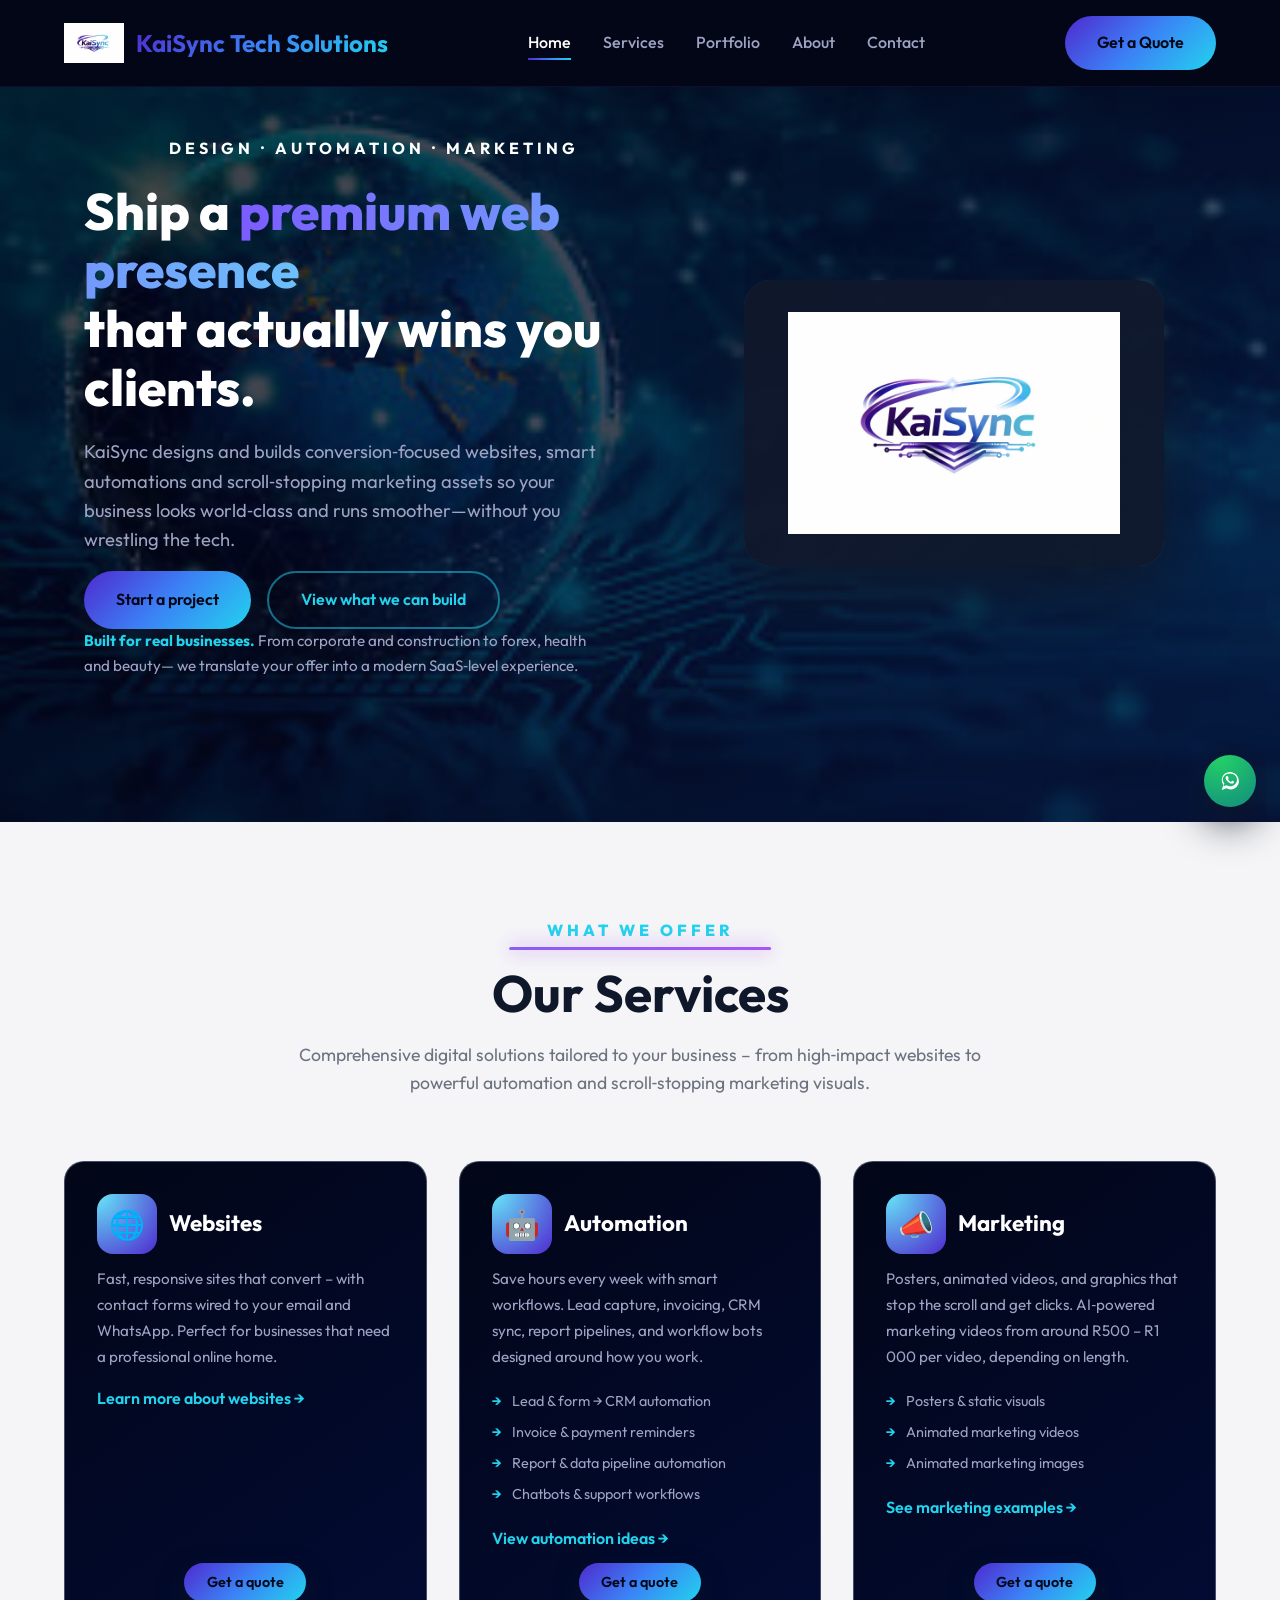
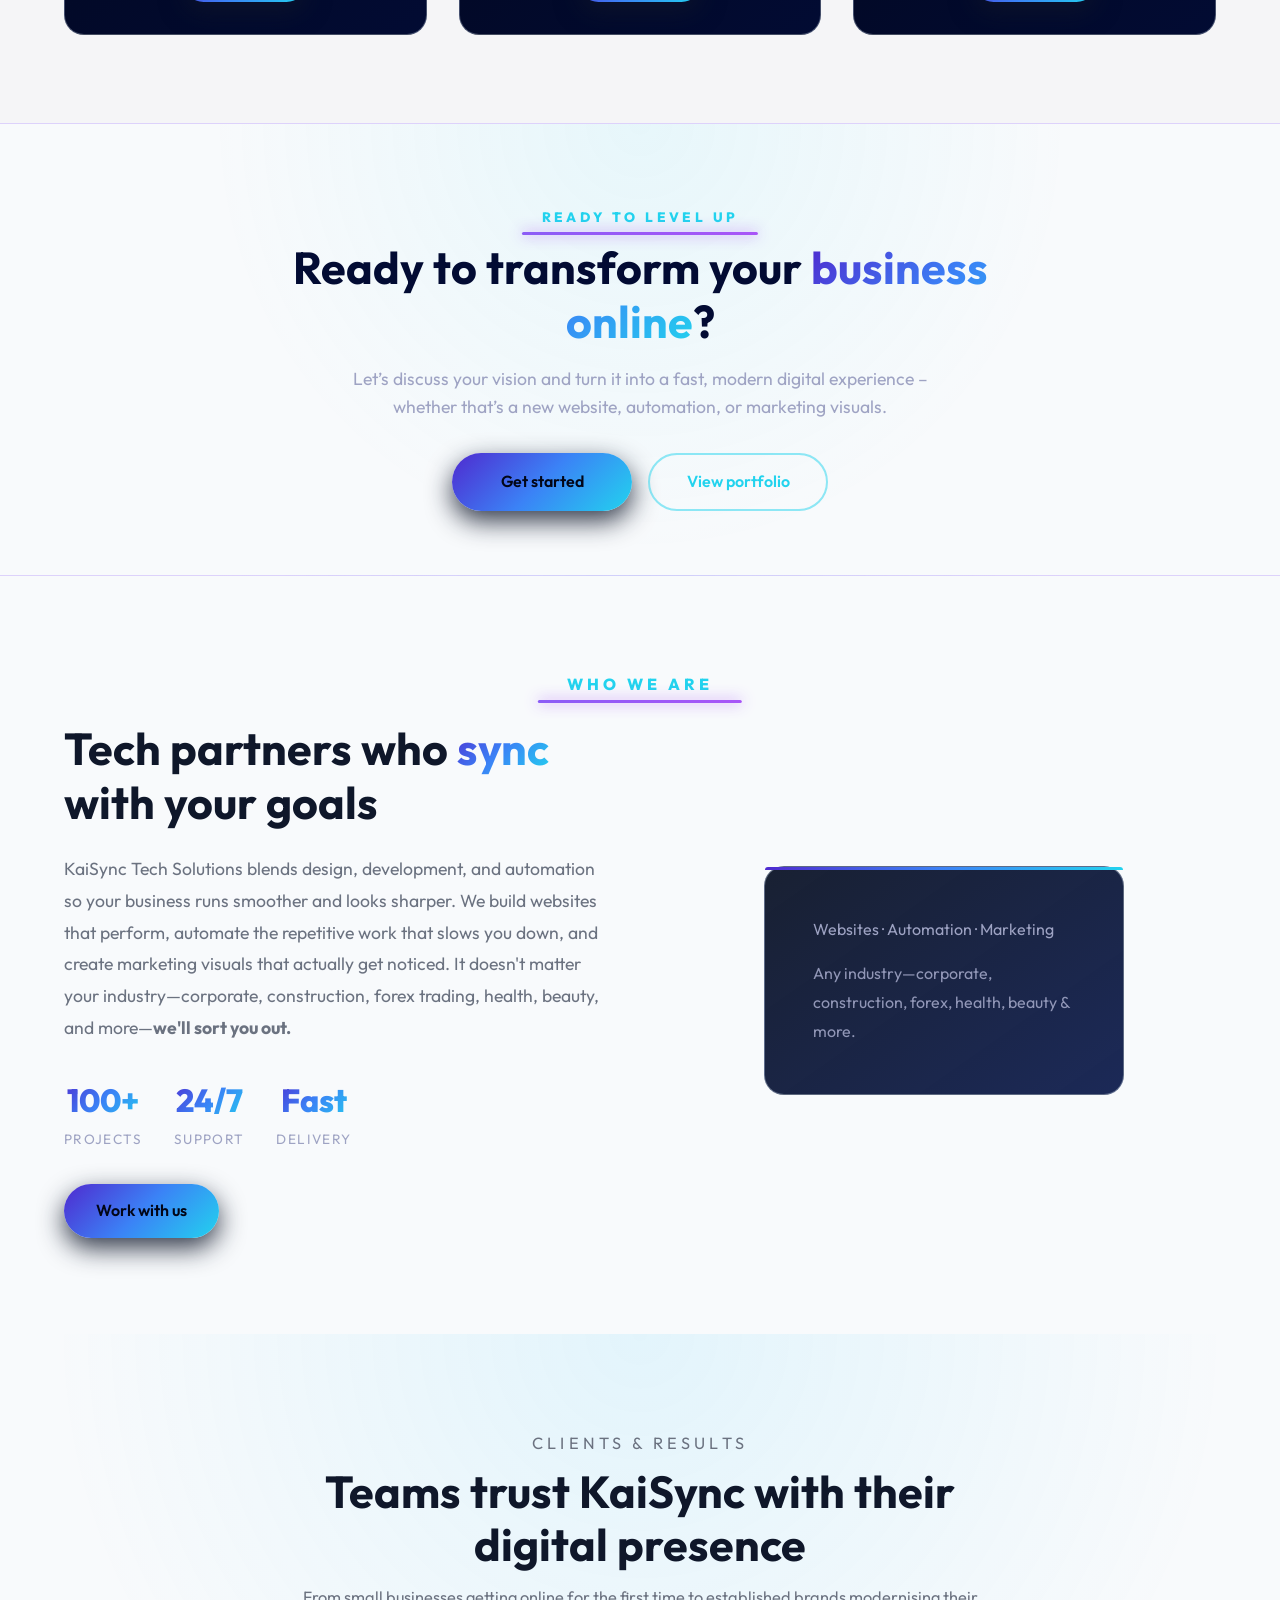
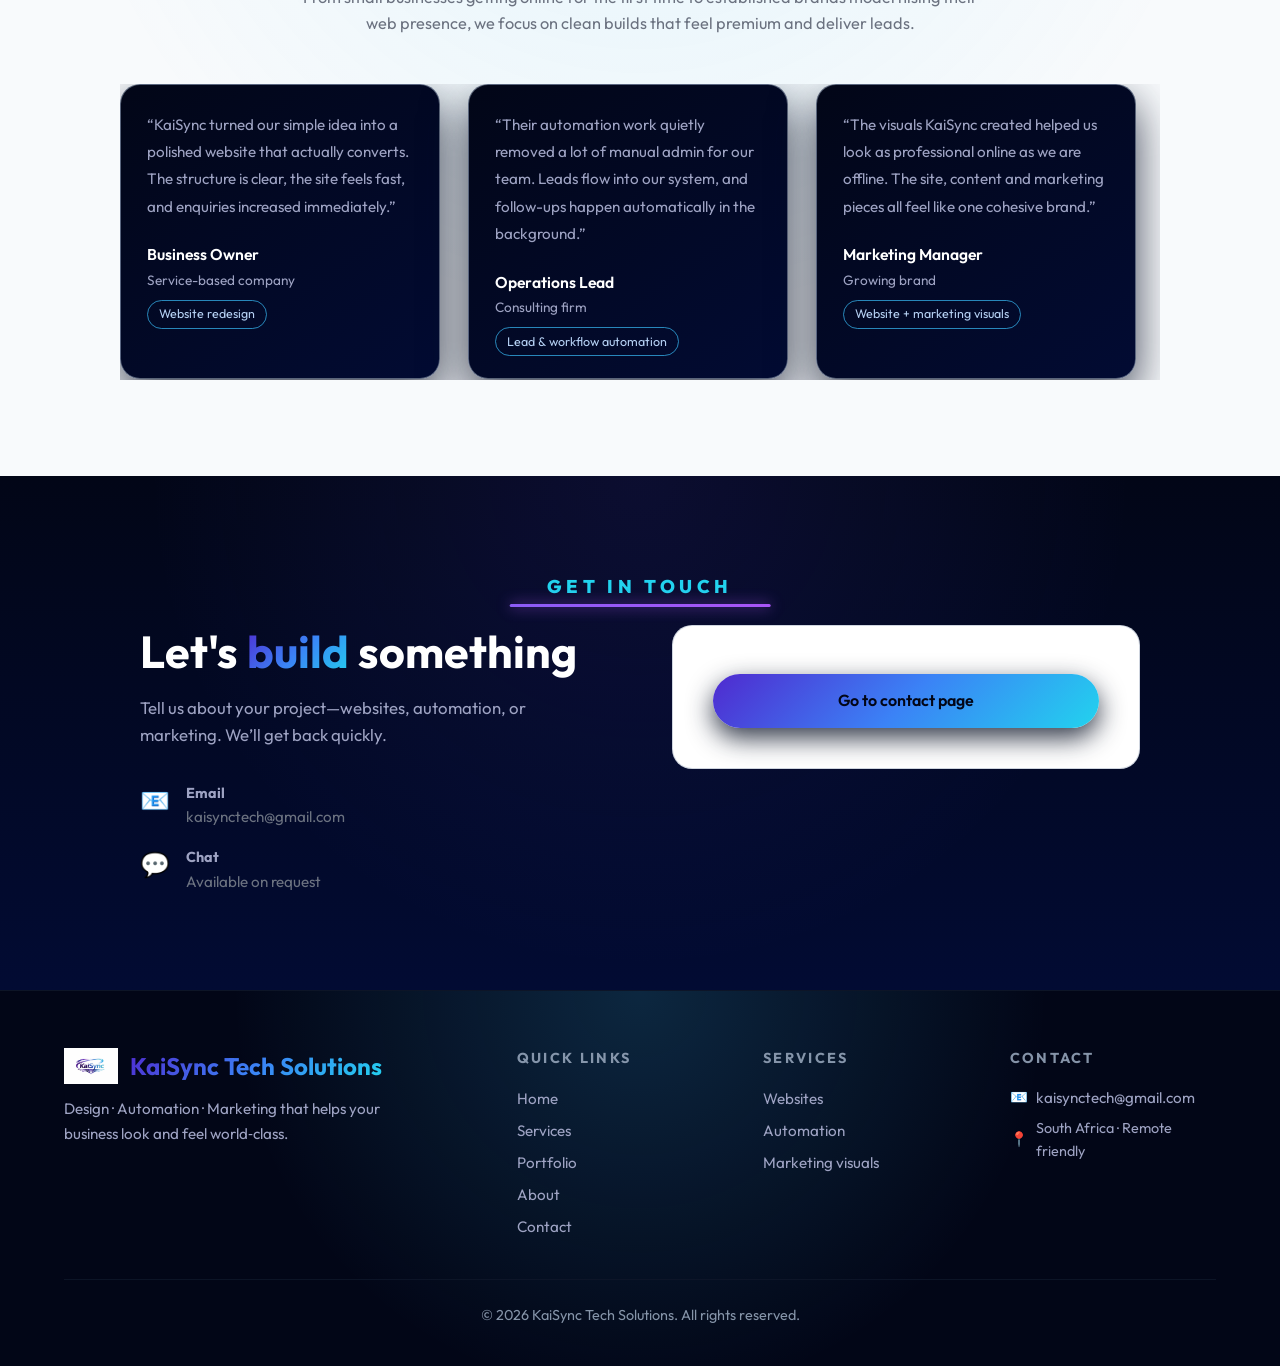
<file: index.html>
<!DOCTYPE html>
<html lang="en">
<head>
    <meta charset="UTF-8">
    <meta name="viewport" content="width=device-width, initial-scale=1.0">
    <title>KaiSync Tech Solutions – Websites, Automation & Marketing</title>
    <link rel="stylesheet" href="styles.css">
    <link rel="preconnect" href="https://fonts.googleapis.com">
    <link rel="preconnect" href="https://fonts.gstatic.com" crossorigin>
    <link href="https://fonts.googleapis.com/css2?family=Outfit:wght@300;400;500;600;700;800&display=swap" rel="stylesheet">
</head>
<body>
    <!-- Animated background grid -->
    <div class="bg-grid" aria-hidden="true"></div>
    <div class="bg-glow bg-glow-1" aria-hidden="true"></div>
    <div class="bg-glow bg-glow-2" aria-hidden="true"></div>

    <nav class="navbar" id="navbar">
        <div class="container nav-inner">
            <a href="index.html" class="logo-wrap">
                <img src="assets/logo.png" alt="KaiSync Tech Solutions" class="logo-img" onerror="this.style.display='none'">
                <span class="logo-text">KaiSync Tech Solutions</span>
            </a>
            <ul class="nav-menu" id="navMenu">
                <li><a href="index.html" class="nav-link active">Home</a></li>
                <li><a href="services.html" class="nav-link">Services</a></li>
                <li><a href="portfolio.html" class="nav-link">Portfolio</a></li>
                <li><a href="about.html" class="nav-link">About</a></li>
                <li><a href="contact.html" class="nav-link">Contact</a></li>
            </ul>
            <a href="contact.html" class="btn btn-nav">Get a Quote</a>
            <button class="hamburger" id="hamburger" aria-label="Menu">
                <span></span><span></span><span></span>
            </button>
        </div>
    </nav>

    <main>
        <!-- Hero -->
        <section id="home" class="hero">
            <div class="hero-orbits" aria-hidden="true">
                <svg class="orbit orbit-left" viewBox="0 0 200 100" preserveAspectRatio="none">
                    <path class="orbit-path" d="M 0 80 Q 50 0 100 50 Q 150 100 200 20" fill="none" stroke="url(#grad-purple)" stroke-width="2"/>
                    <defs><linearGradient id="grad-purple" x1="0%" y1="0%" x2="100%" y2="0%"><stop offset="0%" style="stop-color:#8b5cf6"/><stop offset="100%" style="stop-color:#a78bfa"/></linearGradient></defs>
                </svg>
                <svg class="orbit orbit-right" viewBox="0 0 200 100" preserveAspectRatio="none">
                    <path class="orbit-path" d="M 0 20 Q 80 50 100 30 Q 150 0 200 60" fill="none" stroke="url(#grad-cyan)" stroke-width="2"/>
                    <defs><linearGradient id="grad-cyan" x1="0%" y1="0%" x2="100%" y2="0%"><stop offset="0%" style="stop-color:#22d3ee"/><stop offset="100%" style="stop-color:#0ea5e9"/></linearGradient></defs>
                </svg>
                <span class="orbit-sparkle"></span>
            </div>
            <div class="container hero-inner">
                <div class="hero-content">
                    <p class="hero-eyebrow">DESIGN · AUTOMATION · MARKETING</p>
                    <h1 class="hero-title">
                        Ship a <span class="gradient-text">premium web presence</span><br>
                        that actually wins you clients.
                    </h1>
                    <p class="hero-subtitle">
                        KaiSync designs and builds conversion‑focused websites, smart automations and scroll‑stopping marketing assets
                        so your business looks world‑class and runs smoother—without you wrestling the tech.
                    </p>
                    <div class="hero-buttons">
                        <a href="contact.html" class="btn btn-primary">Start a project</a>
                        <a href="services.html" class="btn btn-secondary">View what we can build</a>
                    </div>
                    <p class="hero-industries">
                        <strong>Built for real businesses.</strong> From corporate and construction to forex, health and beauty—
                        we translate your offer into a modern SaaS‑level experience.
                    </p>
                </div>
                <div class="hero-media">
                    <img src="assets/logo.png" alt="KaiSync Tech Solutions" class="hero-logo">
                    <div class="circuit-mock" aria-hidden="true">
                        <span class="circuit-line c1"></span><span class="circuit-line c2"></span><span class="circuit-line c3"></span>
                        <span class="circuit-node n1"></span><span class="circuit-node n2"></span><span class="circuit-node n3"></span>
                    </div>
                </div>
            </div>
            <div class="hero-circuit-bottom" aria-hidden="true">
                <svg viewBox="0 0 400 60" class="circuit-svg"><path class="circuit-path" d="M0 30 H80 L120 10 L160 30 L240 50 L320 30 L400 30" fill="none" stroke="url(#hero-circuit)" stroke-width="2"/><defs><linearGradient id="hero-circuit" x1="0%" y1="0%" x2="100%" y2="0%"><stop offset="0%" stop-color="#8b5cf6"/><stop offset="100%" stop-color="#22d3ee"/></linearGradient></defs></svg>
            </div>
        </section>

        <!-- Services -->
        <section id="services" class="services">
            <div class="container">
                <div class="section-header section-header-left">
                    <p class="section-eyebrow">WHAT WE OFFER</p>
                    <h2 class="section-title section-title-large">Our Services</h2>
                    <p class="section-desc">Comprehensive digital solutions tailored to your business – from high‑impact websites to powerful automation and scroll‑stopping marketing visuals.</p>
                </div>
                <div class="services-grid">
                    <article class="service-card" data-tilt data-service="websites">
                        <a href="services/websites.html" class="service-card-link">
                            <div class="service-card-glow"></div>
                            <h3>
                                <span class="service-icon-wrap"><span class="service-icon">🌐</span></span>
                                Websites
                            </h3>
                            <p>Fast, responsive sites that convert – with contact forms wired to your email and WhatsApp. Perfect for businesses that need a professional online home.</p>
                            <span class="service-link">Learn more about websites →</span>
                        </a>
                        <a href="#contact" class="service-link service-link-sub">Get a quote</a>
                    </article>
                    <article class="service-card" data-tilt data-service="automation">
                        <a href="services/automation.html" class="service-card-link">
                            <div class="service-card-glow"></div>
                            <h3>
                                <span class="service-icon-wrap"><span class="service-icon">🤖</span></span>
                                Automation
                            </h3>
                            <p>Save hours every week with smart workflows. Lead capture, invoicing, CRM sync, report pipelines, and workflow bots designed around how you work.</p>
                            <ul class="service-highlights">
                                <li>Lead &amp; form → CRM automation</li>
                                <li>Invoice &amp; payment reminders</li>
                                <li>Report &amp; data pipeline automation</li>
                                <li>Chatbots &amp; support workflows</li>
                            </ul>
                            <span class="service-link">View automation ideas →</span>
                        </a>
                        <a href="#contact" class="service-link service-link-sub">Get a quote</a>
                    </article>
                    <article class="service-card" data-tilt data-service="marketing">
                        <a href="services/marketing.html" class="service-card-link">
                            <div class="service-card-glow"></div>
                            <h3>
                                <span class="service-icon-wrap"><span class="service-icon">📣</span></span>
                                Marketing
                            </h3>
                            <p>Posters, animated videos, and graphics that stop the scroll and get clicks. AI‑powered marketing videos from around R500 – R1 000 per video, depending on length.</p>
                            <ul class="service-highlights">
                                <li>Posters &amp; static visuals</li>
                                <li>Animated marketing videos</li>
                                <li>Animated marketing images</li>
                            </ul>
                            <span class="service-link">See marketing examples →</span>
                        </a>
                        <a href="#contact" class="service-link service-link-sub">Get a quote</a>
                    </article>
                </div>
            </div>
        </section>

        <!-- Service details modal -->
        <div id="serviceModal" class="service-modal" aria-hidden="true">
            <div class="service-modal-backdrop"></div>
            <div class="service-modal-dialog" role="dialog" aria-modal="true" aria-labelledby="serviceModalTitle">
                <button type="button" id="serviceModalClose" class="service-modal-close" aria-label="Close service details">×</button>
                <h3 id="serviceModalTitle" class="service-modal-title"></h3>
                <p id="serviceModalBody" class="service-modal-body"></p>
                <a id="serviceModalLink" href="#" class="btn btn-primary service-modal-link">View full details</a>
            </div>
        </div>

        <!-- Wide CTA inspired by MCMBhele layout -->
        <section class="cta-wide">
            <div class="container">
                <div class="cta-wide-inner">
                    <p class="section-eyebrow">READY TO LEVEL UP</p>
                    <h2 class="section-title">Ready to transform your <span class="gradient-text">business online</span>?</h2>
                    <p class="section-desc">Let’s discuss your vision and turn it into a fast, modern digital experience – whether that’s a new website, automation, or marketing visuals.</p>
                    <div class="cta-wide-actions">
                        <a href="#contact" class="btn btn-primary">Get started</a>
                        <a href="services/websites.html" class="btn btn-secondary">View portfolio</a>
                    </div>
                </div>
            </div>
        </section>

        <!-- About -->
        <section id="about" class="about">
            <div class="container">
                <p class="section-eyebrow about-eyebrow">Who we are</p>
                <div class="about-inner">
                    <div class="about-content">
                        <h2 class="section-title">Tech partners who <span class="gradient-text">sync</span> with your goals</h2>
                        <p class="about-desc">KaiSync Tech Solutions blends design, development, and automation so your business runs smoother and looks sharper. We build websites that perform, automate the repetitive work that slows you down, and create marketing visuals that actually get noticed. It doesn't matter your industry—corporate, construction, forex trading, health, beauty, and more—<strong>we'll sort you out.</strong></p>
                        <div class="about-stats">
                            <div class="stat"><span class="stat-num">100+</span><span class="stat-label">Projects</span></div>
                            <div class="stat"><span class="stat-num">24/7</span><span class="stat-label">Support</span></div>
                            <div class="stat"><span class="stat-num">Fast</span><span class="stat-label">Delivery</span></div>
                        </div>
                        <a href="contact.html" class="btn btn-primary">Work with us</a>
                    </div>
                    <div class="about-visual">
                        <div class="about-card">
                            <span class="about-card-line"></span>
                            <p>Websites · Automation · Marketing</p>
                            <p class="about-card-industries">Any industry—corporate, construction, forex, health, beauty &amp; more.</p>
                        </div>
                    </div>
                </div>
            </div>
        </section>

        <!-- Testimonials / social proof -->
        <section class="testimonials">
            <div class="container">
                <div class="testimonials-inner">
                    <div class="testimonial-intro section-header">
                        <p class="section-eyebrow">Clients & results</p>
                        <h2 class="section-title">Teams trust KaiSync with their digital presence</h2>
                        <p>From small businesses getting online for the first time to established brands modernising their web presence, we focus on clean builds that feel premium and deliver leads.</p>
                    </div>
                    <div class="testimonial-carousel">
                        <div class="testimonial-track">
                            <article class="testimonial-card">
                            <p class="testimonial-quote">“KaiSync turned our simple idea into a polished website that actually converts. The structure is clear, the site feels fast, and enquiries increased immediately.”</p>
                            <div class="testimonial-meta">
                                <span class="testimonial-name">Business Owner</span>
                                <span class="testimonial-role">Service-based company</span>
                                <span class="testimonial-pill">Website redesign</span>
                            </div>
                        </article>
                            <article class="testimonial-card">
                            <p class="testimonial-quote">“Their automation work quietly removed a lot of manual admin for our team. Leads flow into our system, and follow-ups happen automatically in the background.”</p>
                            <div class="testimonial-meta">
                                <span class="testimonial-name">Operations Lead</span>
                                <span class="testimonial-role">Consulting firm</span>
                                <span class="testimonial-pill">Lead & workflow automation</span>
                            </div>
                        </article>
                            <article class="testimonial-card">
                            <p class="testimonial-quote">“The visuals KaiSync created helped us look as professional online as we are offline. The site, content and marketing pieces all feel like one cohesive brand.”</p>
                            <div class="testimonial-meta">
                                <span class="testimonial-name">Marketing Manager</span>
                                <span class="testimonial-role">Growing brand</span>
                                <span class="testimonial-pill">Website + marketing visuals</span>
                            </div>
                        </article>
                            <!-- Duplicate three to make six for the carousel -->
                            <article class="testimonial-card">
                                <p class="testimonial-quote">“Our online presence finally matches the quality of our service. Clients regularly comment on how professional the site feels.”</p>
                                <div class="testimonial-meta">
                                    <span class="testimonial-name">Company Director</span>
                                    <span class="testimonial-role">Professional services</span>
                                    <span class="testimonial-pill">Full website build</span>
                                </div>
                            </article>
                            <article class="testimonial-card">
                                <p class="testimonial-quote">“From first brief to delivery, KaiSync were responsive and clear. The automations they set up quietly save us time every single day.”</p>
                                <div class="testimonial-meta">
                                    <span class="testimonial-name">Team Lead</span>
                                    <span class="testimonial-role">Operations team</span>
                                    <span class="testimonial-pill">Workflow automation</span>
                                </div>
                            </article>
                            <article class="testimonial-card">
                                <p class="testimonial-quote">“Their marketing visuals helped us stand out in a crowded space. Everything—from colours to layout—feels consistent with our brand.”</p>
                                <div class="testimonial-meta">
                                    <span class="testimonial-name">Brand Owner</span>
                                    <span class="testimonial-role">E‑commerce business</span>
                                    <span class="testimonial-pill">Marketing visuals</span>
                                </div>
                            </article>
                        </div>
                    </div>
                </div>
            </div>
        </section>

        <!-- Contact teaser linking to full contact page -->
        <section id="contact" class="contact">
            <div class="container">
                <p class="section-eyebrow contact-eyebrow">Get in touch</p>
                <div class="contact-inner">
                    <div class="contact-info">
                        <h2 class="section-title">Let's <span class="gradient-text">build</span> something</h2>
                        <p class="contact-desc">Tell us about your project—websites, automation, or marketing. We’ll get back quickly.</p>
                        <div class="contact-details">
                            <div class="contact-item">
                                <span class="contact-icon">📧</span>
                                    <div><strong>Email</strong><br>kaisynctech@gmail.com</div>
                            </div>
                            <div class="contact-item">
                                <span class="contact-icon">💬</span>
                                <div><strong>Chat</strong><br>Available on request</div>
                            </div>
                        </div>
                    </div>
                    <div class="contact-form">
                      
                        <a href="contact.html" class="btn btn-primary btn-block">Go to contact page</a>
                    </div>
                </div>
            </div>
        </section>
    </main>

    <footer class="footer">
        <div class="container">
            <div class="footer-top">
                <div class="footer-col footer-brand">
                    <a href="index.html" class="footer-logo">
                        <img src="assets/logo.png" alt="KaiSync" class="footer-logo-img">
                        <span class="logo-text">KaiSync Tech Solutions</span>
                    </a>
                    <p class="footer-tagline">Design · Automation · Marketing that helps your business look and feel world‑class.</p>
                </div>
                <div class="footer-col">
                    <h4 class="footer-heading">Quick links</h4>
                    <ul class="footer-list">
                        <li><a href="index.html">Home</a></li>
                        <li><a href="services.html">Services</a></li>
                        <li><a href="portfolio.html">Portfolio</a></li>
                        <li><a href="about.html">About</a></li>
                        <li><a href="contact.html">Contact</a></li>
                    </ul>
                </div>
                <div class="footer-col">
                    <h4 class="footer-heading">Services</h4>
                    <ul class="footer-list">
                        <li><a href="services/websites.html">Websites</a></li>
                        <li><a href="services/automation.html">Automation</a></li>
                        <li><a href="services/marketing.html">Marketing visuals</a></li>
                    </ul>
                </div>
                <div class="footer-col">
                    <h4 class="footer-heading">Contact</h4>
                    <ul class="footer-list footer-contact">
                        <li><span>📧</span><a href="mailto:kaisynctech@gmail.com">kaisynctech@gmail.com</a></li>
                        <li><span>📍</span><span>South Africa · Remote friendly</span></li>
                    </ul>
                </div>
            </div>
            <div class="footer-bottom">
                <p>© 2026 KaiSync Tech Solutions. All rights reserved.</p>
            </div>
        </div>
    </footer>

    <div class="floating-actions">
        <button id="whatsappFab" class="fab fab-whatsapp" aria-label="Chat on WhatsApp">
            <svg viewBox="0 0 32 32" aria-hidden="true">
                <path fill="currentColor" d="M16 3C9.4 3 4 8.2 4 14.7c0 2.5.8 4.8 2.3 6.7L4 29l7-2.3c1.8 1 3.8 1.5 5.9 1.5 6.6 0 12-5.2 12-11.7C28.9 8.2 22.6 3 16 3Zm0 20.7c-1.8 0-3.5-.5-5-1.4l-.4-.2-4.2 1.4 1.4-4.1-.3-.4c-1.3-1.6-2-3.5-2-5.5C5.5 9.1 10.2 5 16 5c5.6 0 10.2 4.1 10.2 9.2 0 5.1-4.6 9.5-10.2 9.5Zm5.3-7.1c-.3-.2-1.7-.9-1.9-.9-.3-.1-.5-.2-.7.2-.2.3-.8.9-1 1.1-.2.2-.4.2-.7.1-.3-.2-1.2-.5-2.3-1.5-.8-.7-1.3-1.6-1.5-1.9-.2-.3 0-.4.1-.6.2-.2.3-.4.4-.6.1-.2.1-.3.2-.5.1-.2 0-.4 0-.6 0-.2-.7-1.7-1-2.3-.3-.6-.5-.5-.7-.5h-.6c-.2 0-.5.1-.8.4-.3.3-1.1 1-1.1 2.5s1.1 2.9 1.2 3.1c.2.2 2.1 3.3 5.1 4.5.7.3 1.3.5 1.8.6.8.2 1.5.2 2 .1.6-.1 1.7-.7 1.9-1.3.2-.6.2-1.1.1-1.3-.1-.3-.3-.4-.6-.6Z"/>
            </svg>
        </button>
    </div>

    <zapier-interfaces-chatbot-embed is-popup="true" chatbot-id="cmmvsacsm002qtq5f04vu93p2"></zapier-interfaces-chatbot-embed>
    <script async type="module" src="https://interfaces.zapier.com/assets/web-components/zapier-interfaces/zapier-interfaces.esm.js"></script>
    <script src="script.js"></script>
</body>
</html>
</file>
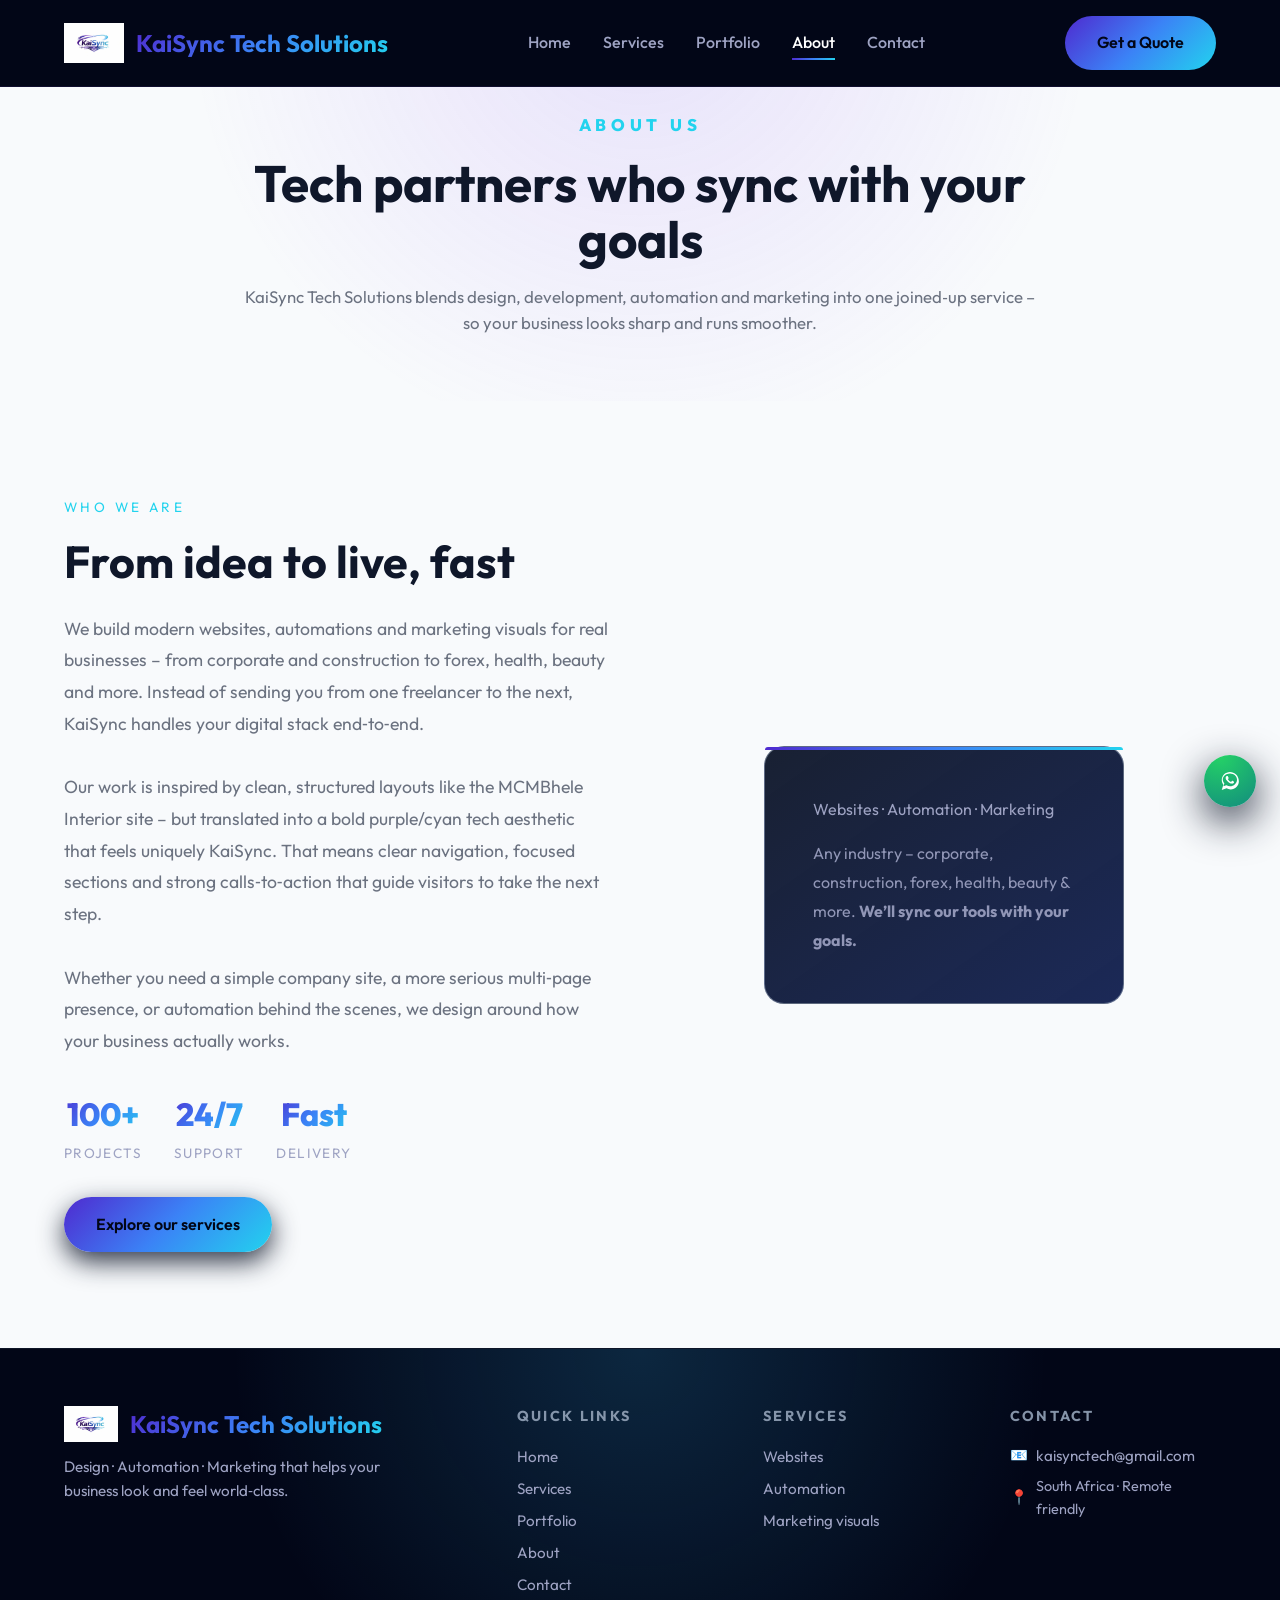
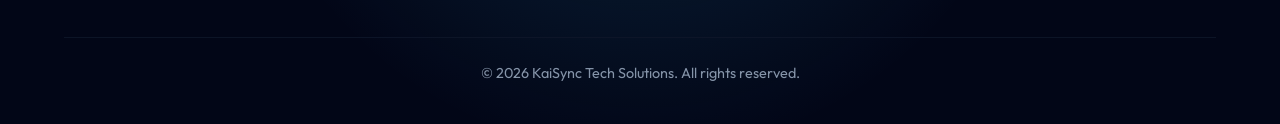
<file: about.html>
<!DOCTYPE html>
<html lang="en">
<head>
    <meta charset="UTF-8">
    <meta name="viewport" content="width=device-width, initial-scale=1.0">
    <title>About – KaiSync Tech Solutions</title>
    <link rel="stylesheet" href="styles.css">
    <link rel="stylesheet" href="styles/services-pages.css">
    <link rel="preconnect" href="https://fonts.googleapis.com">
    <link rel="preconnect" href="https://fonts.gstatic.com" crossorigin>
    <link href="https://fonts.googleapis.com/css2?family=Outfit:wght@300;400;500;600;700;800&display=swap" rel="stylesheet">
</head>
<body>
    <div class="bg-grid" aria-hidden="true"></div>
    <div class="bg-glow bg-glow-1" aria-hidden="true"></div>
    <div class="bg-glow bg-glow-2" aria-hidden="true"></div>

    <nav class="navbar" id="navbar">
        <div class="container nav-inner">
            <a href="index.html" class="logo-wrap">
                <img src="assets/logo.png" alt="KaiSync Tech Solutions" class="logo-img" onerror="this.style.display='none'">
                <span class="logo-text">KaiSync Tech Solutions</span>
            </a>
            <ul class="nav-menu" id="navMenu">
                <li><a href="index.html" class="nav-link">Home</a></li>
                <li><a href="services.html" class="nav-link">Services</a></li>
                <li><a href="portfolio.html" class="nav-link">Portfolio</a></li>
                <li><a href="about.html" class="nav-link active">About</a></li>
                <li><a href="contact.html" class="nav-link">Contact</a></li>
            </ul>
            <a href="contact.html" class="btn btn-nav">Get a Quote</a>
            <button class="hamburger" id="hamburger" aria-label="Menu"><span></span><span></span><span></span></button>
        </div>
    </nav>

    <main>
        <section class="page-header">
            <div class="container">
                <div class="page-content">
                    <p class="section-eyebrow">About Us</p>
                    <h1 class="page-title">Tech partners who sync with your goals</h1>
                    <p class="page-subtitle">
                        KaiSync Tech Solutions blends design, development, automation and marketing into one joined‑up service – so your business looks sharp and runs smoother.
                    </p>
                </div>
            </div>
        </section>

        <section class="about">
            <div class="container">
                <div class="about-inner">
                    <div class="about-content">
                        <p class="section-eyebrow">Who we are</p>
                        <h2 class="section-title">From idea to live, fast</h2>
                        <p class="about-desc">
                            We build modern websites, automations and marketing visuals for real businesses – from corporate and construction to forex, health, beauty and more.
                            Instead of sending you from one freelancer to the next, KaiSync handles your digital stack end‑to‑end.
                        </p>
                        <p class="about-desc">
                            Our work is inspired by clean, structured layouts like the MCMBhele Interior site – but translated into a bold purple/cyan tech aesthetic that feels uniquely KaiSync.
                            That means clear navigation, focused sections and strong calls‑to‑action that guide visitors to take the next step.
                        </p>
                        <p class="about-desc">
                            Whether you need a simple company site, a more serious multi‑page presence, or automation behind the scenes, we design around how your business actually works.
                        </p>
                        <div class="about-stats">
                            <div class="stat">
                                <span class="stat-num">100+</span>
                                <span class="stat-label">Projects</span>
                            </div>
                            <div class="stat">
                                <span class="stat-num">24/7</span>
                                <span class="stat-label">Support</span>
                            </div>
                            <div class="stat">
                                <span class="stat-num">Fast</span>
                                <span class="stat-label">Delivery</span>
                            </div>
                        </div>
                        <a href="services.html" class="btn btn-primary">Explore our services</a>
                    </div>
                    <div class="about-visual">
                        <div class="about-card">
                            <span class="about-card-line"></span>
                            <p>
                                Websites · Automation · Marketing
                            </p>
                            <p class="about-card-industries">
                                Any industry – corporate, construction, forex, health, beauty &amp; more. <strong>We’ll sync our tools with your goals.</strong>
                            </p>
                        </div>
                    </div>
                </div>
            </div>
        </section>
    </main>

    <footer class="footer">
        <div class="container">
            <div class="footer-top">
                <div class="footer-col footer-brand">
                    <a href="index.html" class="footer-logo">
                        <img src="assets/logo.png" alt="KaiSync" class="footer-logo-img">
                        <span class="logo-text">KaiSync Tech Solutions</span>
                    </a>
                    <p class="footer-tagline">Design · Automation · Marketing that helps your business look and feel world‑class.</p>
                </div>
                <div class="footer-col">
                    <h4 class="footer-heading">Quick links</h4>
                    <ul class="footer-list">
                        <li><a href="index.html">Home</a></li>
                        <li><a href="services.html">Services</a></li>
                        <li><a href="portfolio.html">Portfolio</a></li>
                        <li><a href="about.html">About</a></li>
                        <li><a href="contact.html">Contact</a></li>
                    </ul>
                </div>
                <div class="footer-col">
                    <h4 class="footer-heading">Services</h4>
                    <ul class="footer-list">
                        <li><a href="services/websites.html">Websites</a></li>
                        <li><a href="services/automation.html">Automation</a></li>
                        <li><a href="services/marketing.html">Marketing visuals</a></li>
                    </ul>
                </div>
                <div class="footer-col">
                    <h4 class="footer-heading">Contact</h4>
                    <ul class="footer-list footer-contact">
                        <li><span>📧</span><a href="mailto:kaisynctech@gmail.com">kaisynctech@gmail.com</a></li>
                        <li><span>📍</span><span>South Africa · Remote friendly</span></li>
                    </ul>
                </div>
            </div>
            <div class="footer-bottom">
                <p>© 2026 KaiSync Tech Solutions. All rights reserved.</p>
            </div>
        </div>
    </footer>

    <div class="floating-actions">
        <button id="whatsappFab" class="fab fab-whatsapp" aria-label="Chat on WhatsApp">
            <svg viewBox="0 0 32 32" aria-hidden="true">
                <path fill="currentColor" d="M16 3C9.4 3 4 8.2 4 14.7c0 2.5.8 4.8 2.3 6.7L4 29l7-2.3c1.8 1 3.8 1.5 5.9 1.5 6.6 0 12-5.2 12-11.7C28.9 8.2 22.6 3 16 3Zm0 20.7c-1.8 0-3.5-.5-5-1.4l-.4-.2-4.2 1.4 1.4-4.1-.3-.4c-1.3-1.6-2-3.5-2-5.5C5.5 9.1 10.2 5 16 5c5.6 0 10.2 4.1 10.2 9.2 0 5.1-4.6 9.5-10.2 9.5Zm5.3-7.1c-.3-.2-1.7-.9-1.9-.9-.3-.1-.5-.2-.7.2-.2.3-.8.9-1 1.1-.2.2-.4.2-.7.1-.3-.2-1.2-.5-2.3-1.5-.8-.7-1.3-1.6-1.5-1.9-.2-.3 0-.4.1-.6.2-.2.3-.4.4-.6.1-.2.1-.3.2-.5.1-.2 0-.4 0-.6 0-.2-.7-1.7-1-2.3-.3-.6-.5-.5-.7-.5h-.6c-.2 0-.5.1-.8.4-.3.3-1.1 1-1.1 2.5s1.1 2.9 1.2 3.1c.2.2 2.1 3.3 5.1 4.5.7.3 1.3.5 1.8.6.8.2 1.5.2 2 .1.6-.1 1.7-.7 1.9-1.3.2-.6.2-1.1.1-1.3-.1-.3-.3-.4-.6-.6Z"/>
            </svg>
        </button>
    </div>

    <zapier-interfaces-chatbot-embed is-popup="true" chatbot-id="cmmvsacsm002qtq5f04vu93p2"></zapier-interfaces-chatbot-embed>
    <script async type="module" src="https://interfaces.zapier.com/assets/web-components/zapier-interfaces/zapier-interfaces.esm.js"></script>
    <script src="script.js"></script>
</body>
</html>
</file>
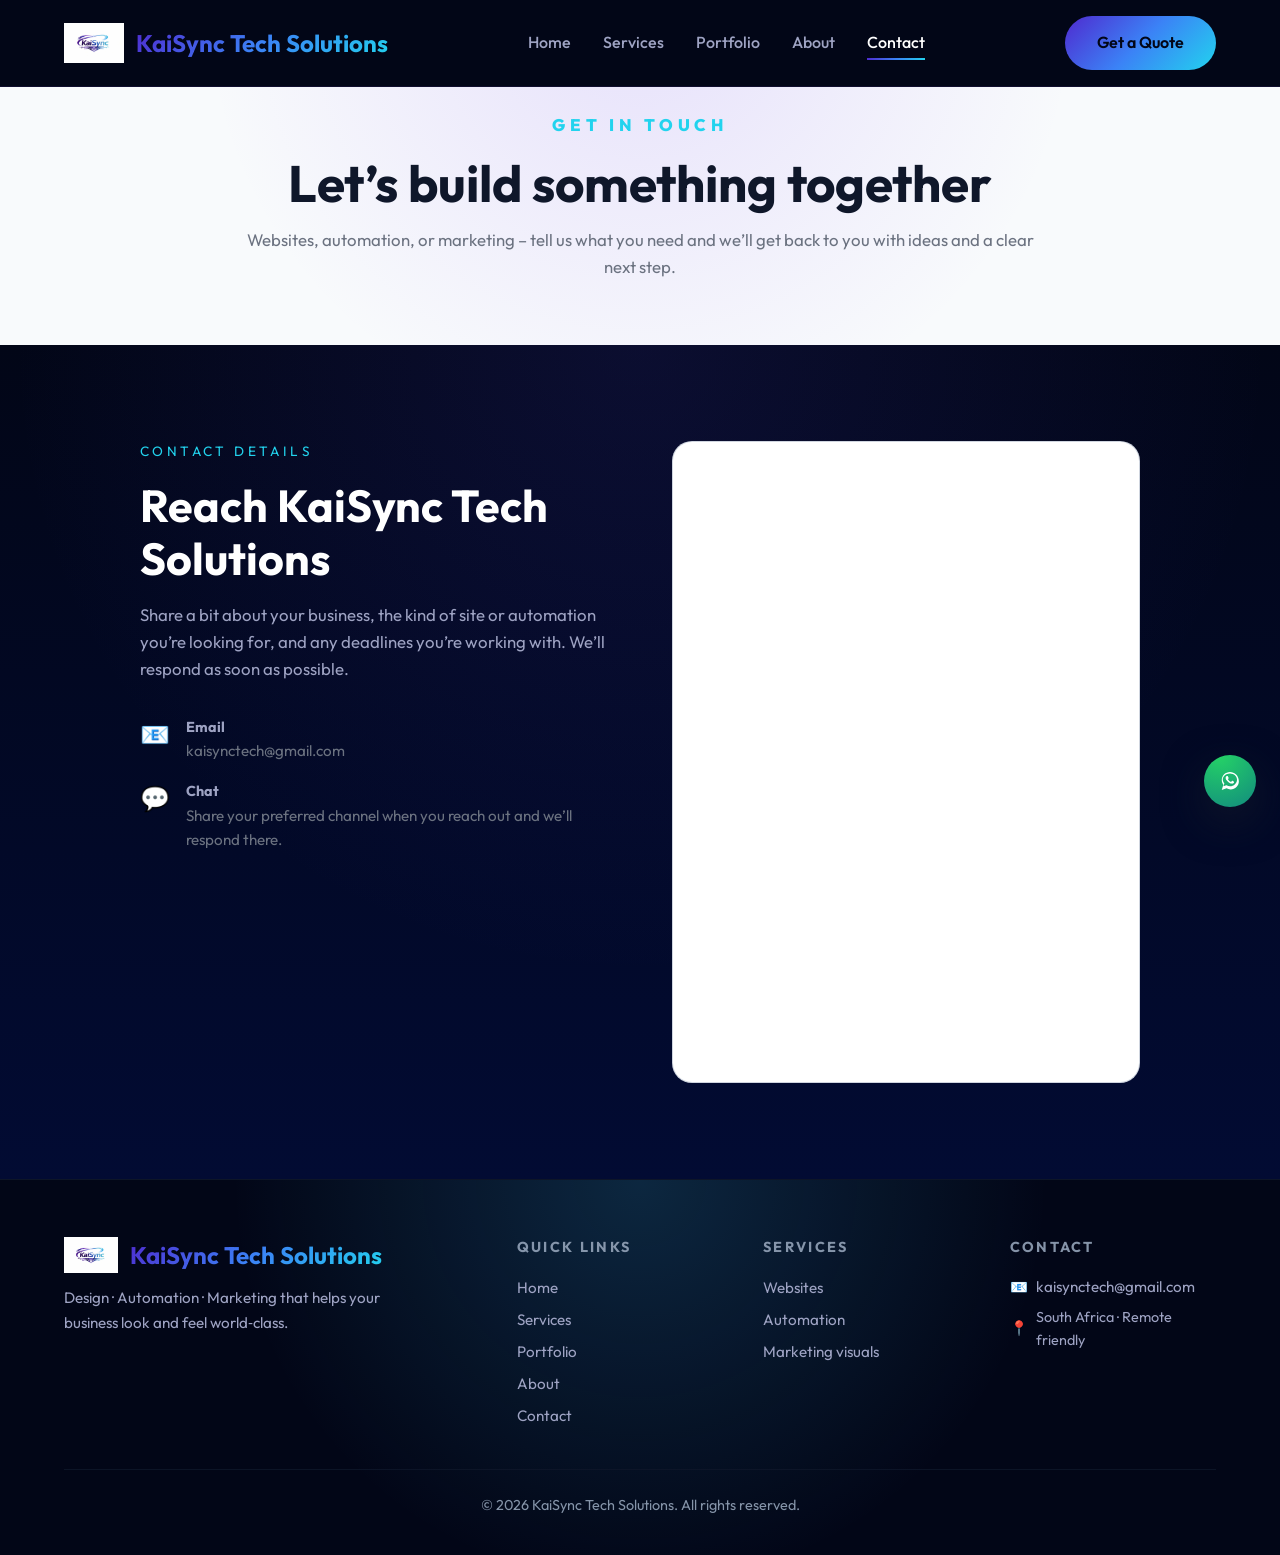
<file: contact.html>
<!DOCTYPE html>
<html lang="en">
<head>
    <meta charset="UTF-8">
    <meta name="viewport" content="width=device-width, initial-scale=1.0">
    <title>Contact – KaiSync Tech Solutions</title>
    <link rel="stylesheet" href="styles.css">
    <link rel="stylesheet" href="styles/services-pages.css">
    <link rel="preconnect" href="https://fonts.googleapis.com">
    <link rel="preconnect" href="https://fonts.gstatic.com" crossorigin>
    <link href="https://fonts.googleapis.com/css2?family=Outfit:wght@300;400;500;600;700;800&display=swap" rel="stylesheet">
</head>
<body>
    <div class="bg-grid" aria-hidden="true"></div>
    <div class="bg-glow bg-glow-1" aria-hidden="true"></div>
    <div class="bg-glow bg-glow-2" aria-hidden="true"></div>

    <nav class="navbar" id="navbar">
        <div class="container nav-inner">
            <a href="index.html" class="logo-wrap">
                <img src="assets/logo.png" alt="KaiSync Tech Solutions" class="logo-img" onerror="this.style.display='none'">
                <span class="logo-text">KaiSync Tech Solutions</span>
            </a>
            <ul class="nav-menu" id="navMenu">
                <li><a href="index.html" class="nav-link">Home</a></li>
                <li><a href="services.html" class="nav-link">Services</a></li>
                <li><a href="portfolio.html" class="nav-link">Portfolio</a></li>
                <li><a href="about.html" class="nav-link">About</a></li>
                <li><a href="contact.html" class="nav-link active">Contact</a></li>
            </ul>
            <a href="contact.html" class="btn btn-nav">Get a Quote</a>
            <button class="hamburger" id="hamburger" aria-label="Menu"><span></span><span></span><span></span></button>
        </div>
    </nav>

    <main>
        <section class="page-header">
            <div class="container">
                <div class="page-content">
                    <p class="section-eyebrow">Get in touch</p>
                    <h1 class="page-title">Let’s build something together</h1>
                    <p class="page-subtitle">
                        Websites, automation, or marketing – tell us what you need and we’ll get back to you with ideas and a clear next step.
                    </p>
                </div>
            </div>
        </section>

        <section class="contact">
            <div class="container">
                <div class="contact-inner">
                    <div class="contact-info">
                        <p class="section-eyebrow">Contact details</p>
                        <h2 class="section-title">Reach KaiSync Tech Solutions</h2>
                        <p class="contact-desc">
                            Share a bit about your business, the kind of site or automation you’re looking for, and any deadlines you’re working with.
                            We’ll respond as soon as possible.
                        </p>
                        <div class="contact-details">
                            <div class="contact-item">
                                <span class="contact-icon">📧</span>
                                <div>
                                    <strong>Email</strong><br>
                                    kaisynctech@gmail.com
                                </div>
                            </div>
                            <div class="contact-item">
                                <span class="contact-icon">💬</span>
                                <div>
                                    <strong>Chat</strong><br>
                                    Share your preferred channel when you reach out and we’ll respond there.
                                </div>
                            </div>
                        </div>
                    </div>
                    <div class="contact-form">
                        <zapier-interfaces-page-embed
                            page-id="cmmvqihm10006yuy5e3y54lo7"
                            test-id="cmmvqihm10006yuy5e3y54lo7-zapier-interfaces-page-embed-iframe"
                            no-background="true"
                            style="display:block; max-width: 900px; width: 100%; height: 560px;"
                        ></zapier-interfaces-page-embed>
                        <noscript>
                            <p style="margin-top: 12px;">
                                JavaScript is required to load the contact form. You can also email
                                <a href="mailto:kaisynctech@gmail.com">kaisynctech@gmail.com</a>.
                            </p>
                        </noscript>
                    </div>
                </div>
            </div>
        </section>
    </main>

    <footer class="footer">
        <div class="container">
            <div class="footer-top">
                <div class="footer-col footer-brand">
                    <a href="index.html" class="footer-logo">
                        <img src="assets/logo.png" alt="KaiSync" class="footer-logo-img">
                        <span class="logo-text">KaiSync Tech Solutions</span>
                    </a>
                    <p class="footer-tagline">Design · Automation · Marketing that helps your business look and feel world‑class.</p>
                </div>
                <div class="footer-col">
                    <h4 class="footer-heading">Quick links</h4>
                    <ul class="footer-list">
                        <li><a href="index.html">Home</a></li>
                        <li><a href="services.html">Services</a></li>
                        <li><a href="portfolio.html">Portfolio</a></li>
                        <li><a href="about.html">About</a></li>
                        <li><a href="contact.html">Contact</a></li>
                    </ul>
                </div>
                <div class="footer-col">
                    <h4 class="footer-heading">Services</h4>
                    <ul class="footer-list">
                        <li><a href="services/websites.html">Websites</a></li>
                        <li><a href="services/automation.html">Automation</a></li>
                        <li><a href="services/marketing.html">Marketing visuals</a></li>
                    </ul>
                </div>
                <div class="footer-col">
                    <h4 class="footer-heading">Contact</h4>
                    <ul class="footer-list footer-contact">
                        <li><span>📧</span><a href="mailto:kaisynctech@gmail.com">kaisynctech@gmail.com</a></li>
                        <li><span>📍</span><span>South Africa · Remote friendly</span></li>
                    </ul>
                </div>
            </div>
            <div class="footer-bottom">
                <p>© 2026 KaiSync Tech Solutions. All rights reserved.</p>
            </div>
        </div>
    </footer>

    <div class="floating-actions">
        <button id="whatsappFab" class="fab fab-whatsapp" aria-label="Chat on WhatsApp">
            <svg viewBox="0 0 32 32" aria-hidden="true">
                <path fill="currentColor" d="M16 3C9.4 3 4 8.2 4 14.7c0 2.5.8 4.8 2.3 6.7L4 29l7-2.3c1.8 1 3.8 1.5 5.9 1.5 6.6 0 12-5.2 12-11.7C28.9 8.2 22.6 3 16 3Zm0 20.7c-1.8 0-3.5-.5-5-1.4l-.4-.2-4.2 1.4 1.4-4.1-.3-.4c-1.3-1.6-2-3.5-2-5.5C5.5 9.1 10.2 5 16 5c5.6 0 10.2 4.1 10.2 9.2 0 5.1-4.6 9.5-10.2 9.5Zm5.3-7.1c-.3-.2-1.7-.9-1.9-.9-.3-.1-.5-.2-.7.2-.2.3-.8.9-1 1.1-.2.2-.4.2-.7.1-.3-.2-1.2-.5-2.3-1.5-.8-.7-1.3-1.6-1.5-1.9-.2-.3 0-.4.1-.6.2-.2.3-.4.4-.6.1-.2.1-.3.2-.5.1-.2 0-.4 0-.6 0-.2-.7-1.7-1-2.3-.3-.6-.5-.5-.7-.5h-.6c-.2 0-.5.1-.8.4-.3.3-1.1 1-1.1 2.5s1.1 2.9 1.2 3.1c.2.2 2.1 3.3 5.1 4.5.7.3 1.3.5 1.8.6.8.2 1.5.2 2 .1.6-.1 1.7-.7 1.9-1.3.2-.6.2-1.1.1-1.3-.1-.3-.3-.4-.6-.6Z"/>
            </svg>
        </button>
    </div>

    <zapier-interfaces-chatbot-embed is-popup="true" chatbot-id="cmmvsacsm002qtq5f04vu93p2"></zapier-interfaces-chatbot-embed>
    <script type="module" src="https://interfaces.zapier.com/assets/web-components/zapier-interfaces/zapier-interfaces.esm.js"></script>
    <script src="script.js"></script>
</body>
</html>
</file>
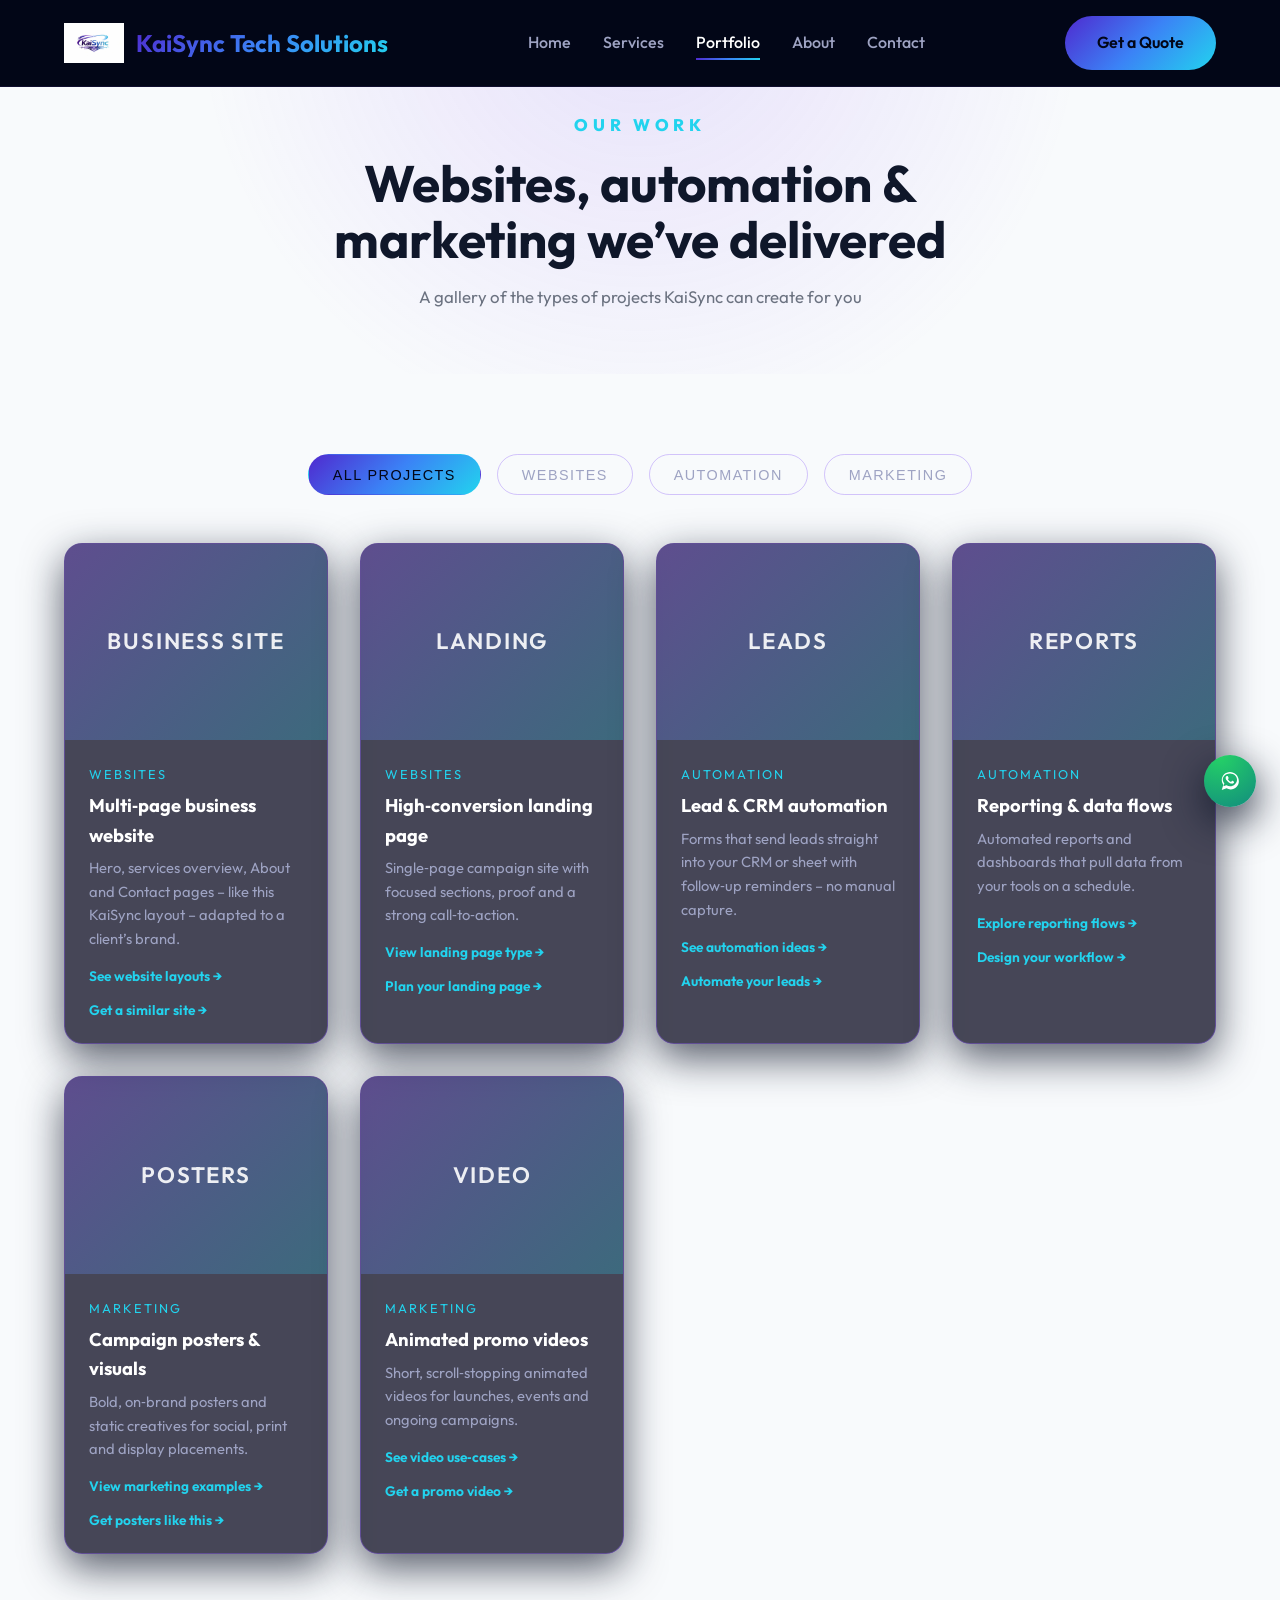
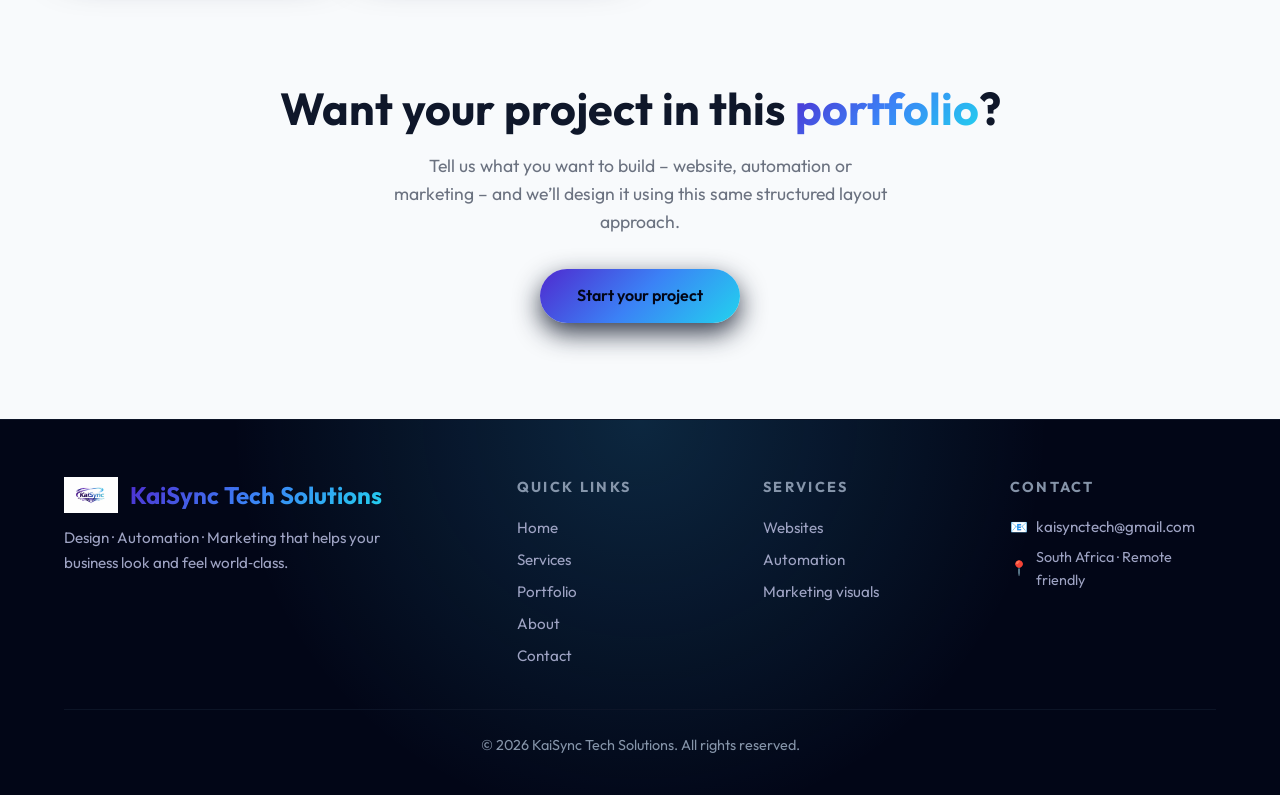
<file: portfolio.html>
<!DOCTYPE html>
<html lang="en">
<head>
    <meta charset="UTF-8">
    <meta name="viewport" content="width=device-width, initial-scale=1.0">
    <title>Portfolio – KaiSync Tech Solutions</title>
    <link rel="stylesheet" href="styles.css">
    <link rel="stylesheet" href="styles/services-pages.css">
    <link rel="preconnect" href="https://fonts.googleapis.com">
    <link rel="preconnect" href="https://fonts.gstatic.com" crossorigin>
    <link href="https://fonts.googleapis.com/css2?family=Outfit:wght@300;400;500;600;700;800&display=swap" rel="stylesheet">
</head>
<body>
    <div class="bg-grid" aria-hidden="true"></div>
    <div class="bg-glow bg-glow-1" aria-hidden="true"></div>
    <div class="bg-glow bg-glow-2" aria-hidden="true"></div>

    <nav class="navbar" id="navbar">
        <div class="container nav-inner">
            <a href="index.html" class="logo-wrap">
                <img src="assets/logo.png" alt="KaiSync Tech Solutions" class="logo-img" onerror="this.style.display='none'">
                <span class="logo-text">KaiSync Tech Solutions</span>
            </a>
            <ul class="nav-menu" id="navMenu">
                <li><a href="index.html" class="nav-link">Home</a></li>
                <li><a href="services.html" class="nav-link">Services</a></li>
                <li><a href="portfolio.html" class="nav-link active">Portfolio</a></li>
                <li><a href="about.html" class="nav-link">About</a></li>
                <li><a href="contact.html" class="nav-link">Contact</a></li>
            </ul>
            <a href="contact.html" class="btn btn-nav">Get a Quote</a>
            <button class="hamburger" id="hamburger" aria-label="Menu"><span></span><span></span><span></span></button>
        </div>
    </nav>

    <main>
        <section class="page-header">
            <div class="container">
                <div class="page-content">
                    <p class="section-eyebrow">Our work</p>
                    <h1 class="page-title">Websites, automation & marketing we’ve delivered</h1>
                    <p class="page-subtitle">
                        A gallery of the types of projects KaiSync can create for you 
                    </p>
      
        </section>

        <section class="portfolio-gallery">
            <div class="container">
                <div class="portfolio-filters">
                    <button class="portfolio-filter-btn active" data-filter="all">All projects</button>
                    <button class="portfolio-filter-btn" data-filter="websites">Websites</button>
                    <button class="portfolio-filter-btn" data-filter="automation">Automation</button>
                    <button class="portfolio-filter-btn" data-filter="marketing">Marketing</button>
                </div>
                <div class="portfolio-gallery-grid">
                    <article class="portfolio-gallery-item" data-category="websites">
                        <div class="portfolio-gallery-thumb">
                            <span>Business site</span>
                        </div>
                        <div class="portfolio-gallery-content">
                            <div class="portfolio-gallery-category">Websites</div>
                            <h3 class="portfolio-gallery-title">Multi‑page business website</h3>
                            <p class="portfolio-gallery-text">
                                Hero, services overview, About and Contact pages – like this KaiSync layout – adapted to a client’s brand.
                            </p>
                            <div class="portfolio-gallery-links">
                                <a href="services/websites.html" class="portfolio-link">See website layouts →</a>
                                <a href="contact.html" class="portfolio-link">Get a similar site →</a>
                            </div>
                        </div>
                    </article>

                    <article class="portfolio-gallery-item" data-category="websites">
                        <div class="portfolio-gallery-thumb">
                            <span>Landing</span>
                        </div>
                        <div class="portfolio-gallery-content">
                            <div class="portfolio-gallery-category">Websites</div>
                            <h3 class="portfolio-gallery-title">High‑conversion landing page</h3>
                            <p class="portfolio-gallery-text">
                                Single‑page campaign site with focused sections, proof and a strong call‑to‑action.
                            </p>
                            <div class="portfolio-gallery-links">
                                <a href="services/websites.html#landing-pages" class="portfolio-link">View landing page type →</a>
                                <a href="contact.html" class="portfolio-link">Plan your landing page →</a>
                            </div>
                        </div>
                    </article>

                    <article class="portfolio-gallery-item" data-category="automation">
                        <div class="portfolio-gallery-thumb">
                            <span>Leads</span>
                        </div>
                        <div class="portfolio-gallery-content">
                            <div class="portfolio-gallery-category">Automation</div>
                            <h3 class="portfolio-gallery-title">Lead & CRM automation</h3>
                            <p class="portfolio-gallery-text">
                                Forms that send leads straight into your CRM or sheet with follow‑up reminders – no manual capture.
                            </p>
                            <div class="portfolio-gallery-links">
                                <a href="services/automation.html" class="portfolio-link">See automation ideas →</a>
                                <a href="contact.html" class="portfolio-link">Automate your leads →</a>
                            </div>
                        </div>
                    </article>

                    <article class="portfolio-gallery-item" data-category="automation">
                        <div class="portfolio-gallery-thumb">
                            <span>Reports</span>
                        </div>
                        <div class="portfolio-gallery-content">
                            <div class="portfolio-gallery-category">Automation</div>
                            <h3 class="portfolio-gallery-title">Reporting & data flows</h3>
                            <p class="portfolio-gallery-text">
                                Automated reports and dashboards that pull data from your tools on a schedule.
                            </p>
                            <div class="portfolio-gallery-links">
                                <a href="services/automation.html" class="portfolio-link">Explore reporting flows →</a>
                                <a href="contact.html" class="portfolio-link">Design your workflow →</a>
                            </div>
                        </div>
                    </article>

                    <article class="portfolio-gallery-item" data-category="marketing">
                        <div class="portfolio-gallery-thumb">
                            <span>Posters</span>
                        </div>
                        <div class="portfolio-gallery-content">
                            <div class="portfolio-gallery-category">Marketing</div>
                            <h3 class="portfolio-gallery-title">Campaign posters & visuals</h3>
                            <p class="portfolio-gallery-text">
                                Bold, on‑brand posters and static creatives for social, print and display placements.
                            </p>
                            <div class="portfolio-gallery-links">
                                <a href="services/marketing.html" class="portfolio-link">View marketing examples →</a>
                                <a href="contact.html" class="portfolio-link">Get posters like this →</a>
                            </div>
                        </div>
                    </article>

                    <article class="portfolio-gallery-item" data-category="marketing">
                        <div class="portfolio-gallery-thumb">
                            <span>Video</span>
                        </div>
                        <div class="portfolio-gallery-content">
                            <div class="portfolio-gallery-category">Marketing</div>
                            <h3 class="portfolio-gallery-title">Animated promo videos</h3>
                            <p class="portfolio-gallery-text">
                                Short, scroll‑stopping animated videos for launches, events and ongoing campaigns.
                            </p>
                            <div class="portfolio-gallery-links">
                                <a href="services/marketing.html" class="portfolio-link">See video use‑cases →</a>
                                <a href="contact.html" class="portfolio-link">Get a promo video →</a>
                            </div>
                        </div>
                    </article>
                </div>
            </div>
        </section>

        <section class="showcase-cta">
            <div class="container">
                <h2 class="section-title">Want your project in this <span class="gradient-text">portfolio</span>?</h2>
                <p class="section-desc">
                    Tell us what you want to build – website, automation or marketing – and we’ll design it using this same structured layout approach.
                </p>
                <a href="contact.html" class="btn btn-primary">Start your project</a>
            </div>
        </section>
    </main>

    <footer class="footer">
        <div class="container">
            <div class="footer-top">
                <div class="footer-col footer-brand">
                    <a href="index.html" class="footer-logo">
                        <img src="assets/logo.png" alt="KaiSync" class="footer-logo-img">
                        <span class="logo-text">KaiSync Tech Solutions</span>
                    </a>
                    <p class="footer-tagline">Design · Automation · Marketing that helps your business look and feel world‑class.</p>
                </div>
                <div class="footer-col">
                    <h4 class="footer-heading">Quick links</h4>
                    <ul class="footer-list">
                        <li><a href="index.html">Home</a></li>
                        <li><a href="services.html">Services</a></li>
                        <li><a href="portfolio.html">Portfolio</a></li>
                        <li><a href="about.html">About</a></li>
                        <li><a href="contact.html">Contact</a></li>
                    </ul>
                </div>
                <div class="footer-col">
                    <h4 class="footer-heading">Services</h4>
                    <ul class="footer-list">
                        <li><a href="services/websites.html">Websites</a></li>
                        <li><a href="services/automation.html">Automation</a></li>
                        <li><a href="services/marketing.html">Marketing visuals</a></li>
                    </ul>
                </div>
                <div class="footer-col">
                    <h4 class="footer-heading">Contact</h4>
                    <ul class="footer-list footer-contact">
                        <li><span>📧</span><a href="mailto:kaisynctech@gmail.com">kaisynctech@gmail.com</a></li>
                        <li><span>📍</span><span>South Africa · Remote friendly</span></li>
                    </ul>
                </div>
            </div>
            <div class="footer-bottom">
                <p>© 2026 KaiSync Tech Solutions. All rights reserved.</p>
            </div>
        </div>
    </footer>

    <div class="floating-actions">
        <button id="whatsappFab" class="fab fab-whatsapp" aria-label="Chat on WhatsApp">
            <svg viewBox="0 0 32 32" aria-hidden="true">
                <path fill="currentColor" d="M16 3C9.4 3 4 8.2 4 14.7c0 2.5.8 4.8 2.3 6.7L4 29l7-2.3c1.8 1 3.8 1.5 5.9 1.5 6.6 0 12-5.2 12-11.7C28.9 8.2 22.6 3 16 3Zm0 20.7c-1.8 0-3.5-.5-5-1.4l-.4-.2-4.2 1.4 1.4-4.1-.3-.4c-1.3-1.6-2-3.5-2-5.5C5.5 9.1 10.2 5 16 5c5.6 0 10.2 4.1 10.2 9.2 0 5.1-4.6 9.5-10.2 9.5Zm5.3-7.1c-.3-.2-1.7-.9-1.9-.9-.3-.1-.5-.2-.7.2-.2.3-.8.9-1 1.1-.2.2-.4.2-.7.1-.3-.2-1.2-.5-2.3-1.5-.8-.7-1.3-1.6-1.5-1.9-.2-.3 0-.4.1-.6.2-.2.3-.4.4-.6.1-.2.1-.3.2-.5.1-.2 0-.4 0-.6 0-.2-.7-1.7-1-2.3-.3-.6-.5-.5-.7-.5h-.6c-.2 0-.5.1-.8.4-.3.3-1.1 1-1.1 2.5s1.1 2.9 1.2 3.1c.2.2 2.1 3.3 5.1 4.5.7.3 1.3.5 1.8.6.8.2 1.5.2 2 .1.6-.1 1.7-.7 1.9-1.3.2-.6.2-1.1.1-1.3-.1-.3-.3-.4-.6-.6Z"/>
            </svg>
        </button>
    </div>

    <zapier-interfaces-chatbot-embed is-popup="true" chatbot-id="cmmvsacsm002qtq5f04vu93p2"></zapier-interfaces-chatbot-embed>
    <script async type="module" src="https://interfaces.zapier.com/assets/web-components/zapier-interfaces/zapier-interfaces.esm.js"></script>
    <script src="script.js"></script>
</body>
</html>
</file>
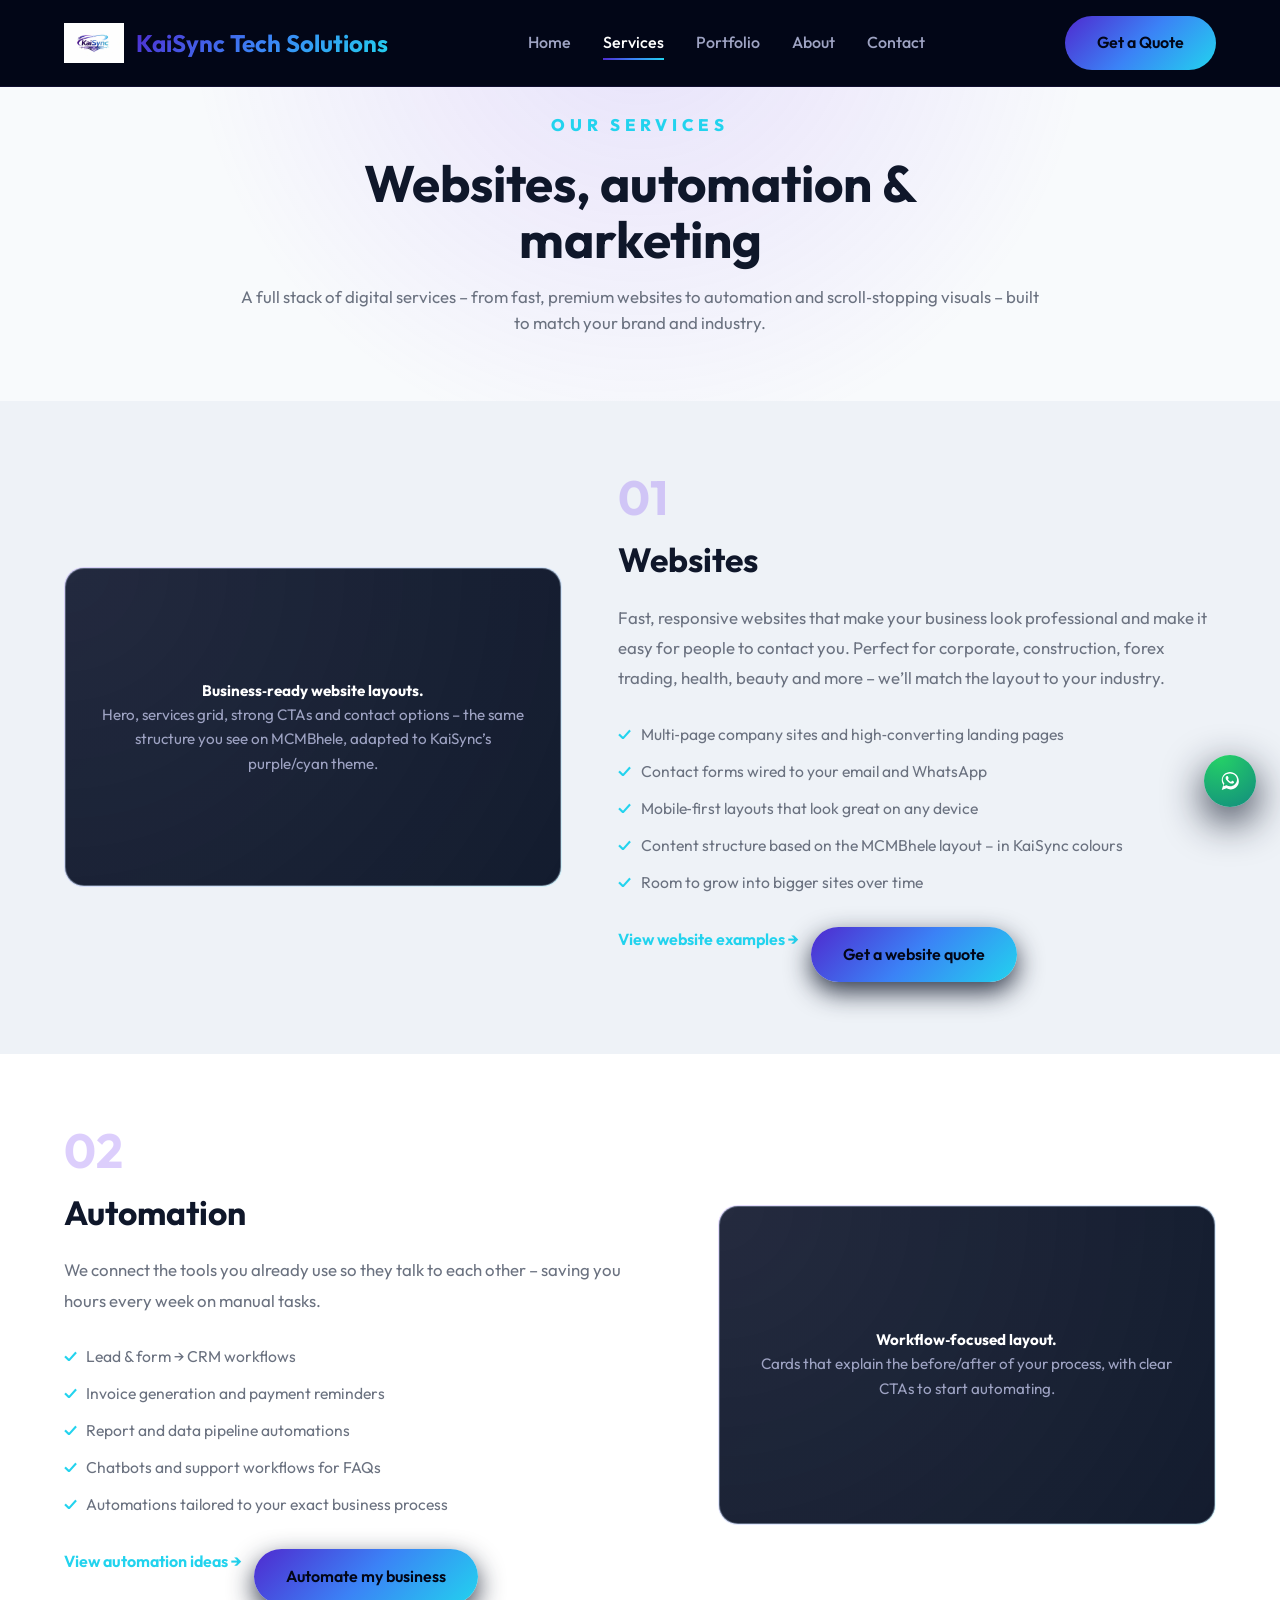
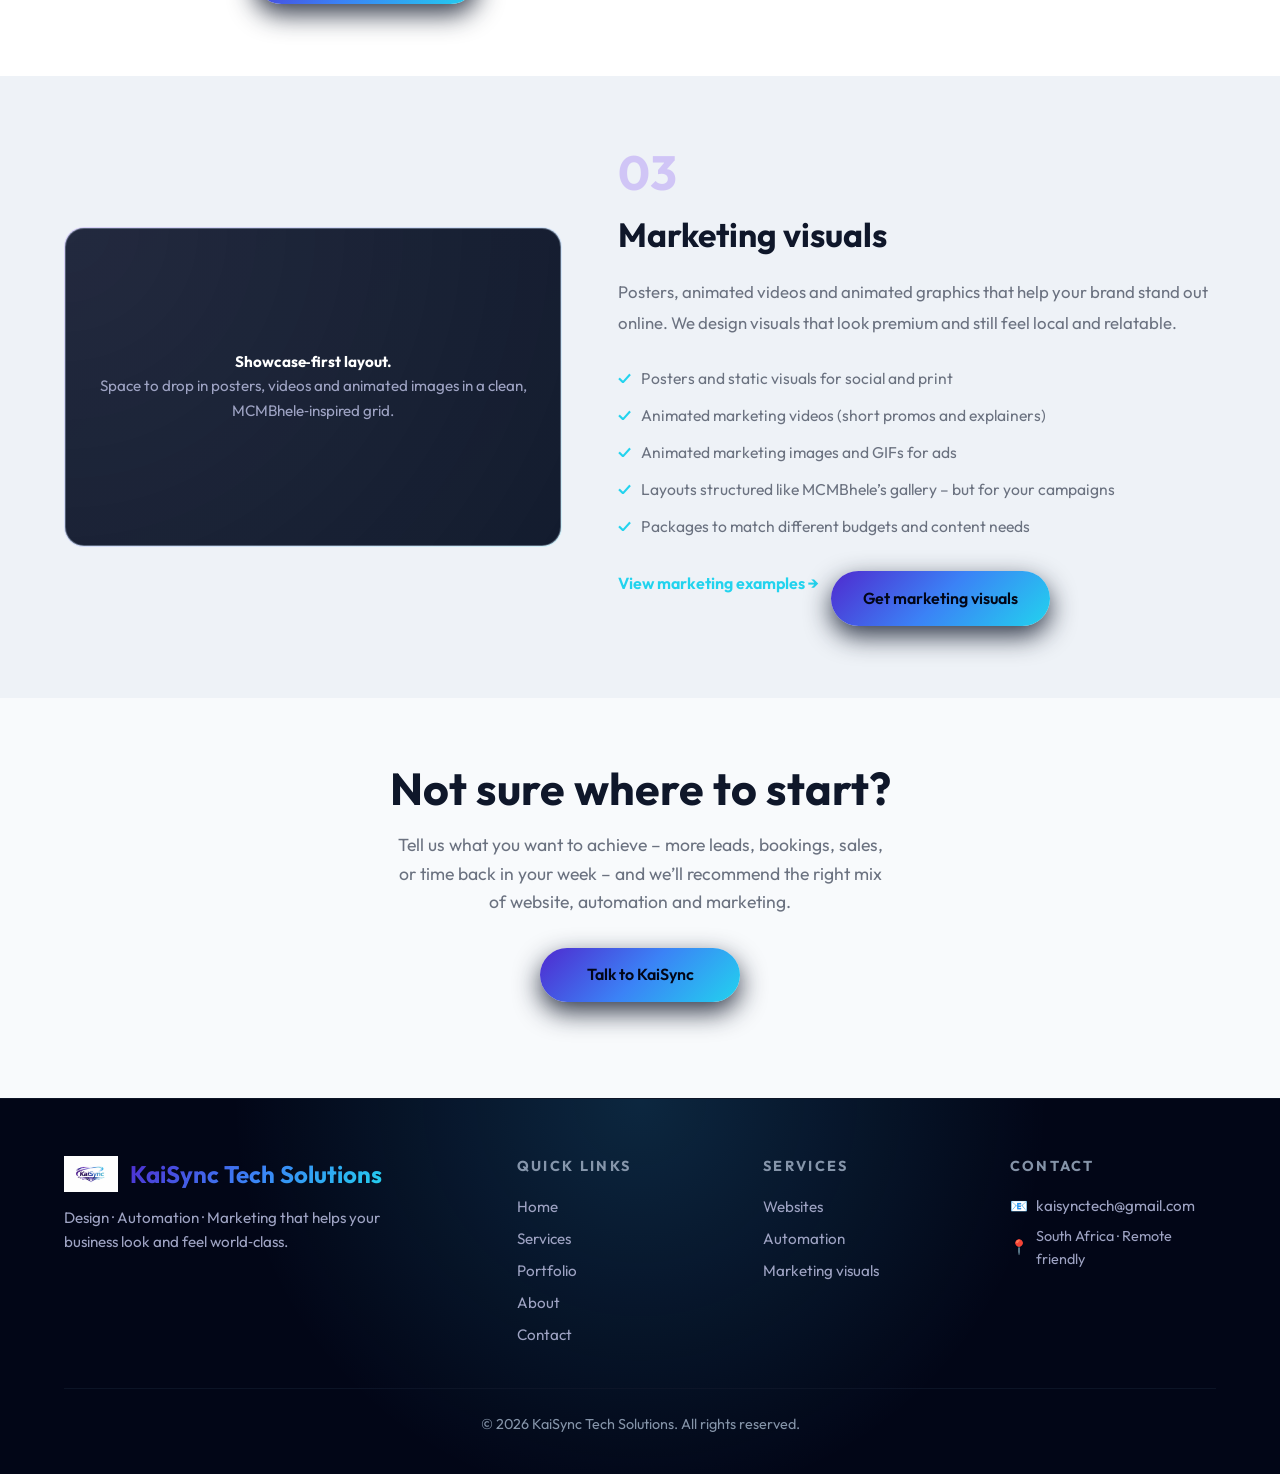
<file: services.html>
<!DOCTYPE html>
<html lang="en">
<head>
    <meta charset="UTF-8">
    <meta name="viewport" content="width=device-width, initial-scale=1.0">
    <title>Services – KaiSync Tech Solutions</title>
    <link rel="stylesheet" href="styles.css">
    <link rel="stylesheet" href="styles/services-pages.css">
    <link rel="preconnect" href="https://fonts.googleapis.com">
    <link rel="preconnect" href="https://fonts.gstatic.com" crossorigin>
    <link href="https://fonts.googleapis.com/css2?family=Outfit:wght@300;400;500;600;700;800&display=swap" rel="stylesheet">
</head>
<body>
    <div class="bg-grid" aria-hidden="true"></div>
    <div class="bg-glow bg-glow-1" aria-hidden="true"></div>
    <div class="bg-glow bg-glow-2" aria-hidden="true"></div>

    <nav class="navbar" id="navbar">
        <div class="container nav-inner">
            <a href="index.html" class="logo-wrap">
                <img src="assets/logo.png" alt="KaiSync Tech Solutions" class="logo-img" onerror="this.style.display='none'">
                <span class="logo-text">KaiSync Tech Solutions</span>
            </a>
            <ul class="nav-menu" id="navMenu">
                <li><a href="index.html" class="nav-link">Home</a></li>
                <li><a href="services.html" class="nav-link active">Services</a></li>
                <li><a href="portfolio.html" class="nav-link">Portfolio</a></li>
                <li><a href="about.html" class="nav-link">About</a></li>
                <li><a href="contact.html" class="nav-link">Contact</a></li>
            </ul>
            <a href="contact.html" class="btn btn-nav">Get a Quote</a>
            <button class="hamburger" id="hamburger" aria-label="Menu"><span></span><span></span><span></span></button>
        </div>
    </nav>

    <main>
        <section class="page-header">
            <div class="container">
                <div class="page-content">
                    <p class="section-eyebrow">Our Services</p>
                    <h1 class="page-title">Websites, automation & marketing</h1>
                    <p class="page-subtitle">
                        A full stack of digital services – from fast, premium websites to automation and scroll‑stopping visuals – built to match your brand and industry.
                    </p>
                </div>
            </div>
        </section>

        <section class="services-detail" id="websites">
            <div class="container">
                <div class="service-detail-inner reverse">
                    <div class="service-detail-content">
                        <div class="service-number">01</div>
                        <h2 class="service-detail-title">Websites</h2>
                        <p class="service-detail-text">
                            Fast, responsive websites that make your business look professional and make it easy for people to contact you.
                            Perfect for corporate, construction, forex trading, health, beauty and more – we’ll match the layout to your industry.
                        </p>
                        <ul class="service-features">
                            <li>Multi‑page company sites and high‑converting landing pages</li>
                            <li>Contact forms wired to your email and WhatsApp</li>
                            <li>Mobile‑first layouts that look great on any device</li>
                            <li>Content structure based on the MCMBhele layout – in KaiSync colours</li>
                            <li>Room to grow into bigger sites over time</li>
                        </ul>
                        <div class="portfolio-actions">
                            <a href="services/websites.html" class="portfolio-link">View website examples →</a>
                            <a href="contact.html" class="btn btn-primary">Get a website quote</a>
                        </div>
                    </div>
                    <div class="service-detail-visual">
                        <div class="service-detail-visual-inner">
                            <div>
                                <strong>Business‑ready website layouts.</strong><br>
                                Hero, services grid, strong CTAs and contact options – the same structure you see on MCMBhele, adapted to KaiSync’s purple/cyan theme.
                            </div>
                        </div>
                    </div>
                </div>
            </div>
        </section>

        <section class="services-detail" id="automation">
            <div class="container">
                <div class="service-detail-inner">
                    <div class="service-detail-content">
                        <div class="service-number">02</div>
                        <h2 class="service-detail-title">Automation</h2>
                        <p class="service-detail-text">
                            We connect the tools you already use so they talk to each other – saving you hours every week on manual tasks.
                        </p>
                        <ul class="service-features">
                            <li>Lead &amp; form → CRM workflows</li>
                            <li>Invoice generation and payment reminders</li>
                            <li>Report and data pipeline automations</li>
                            <li>Chatbots and support workflows for FAQs</li>
                            <li>Automations tailored to your exact business process</li>
                        </ul>
                        <div class="portfolio-actions">
                            <a href="services/automation.html" class="portfolio-link">View automation ideas →</a>
                            <a href="contact.html" class="btn btn-primary">Automate my business</a>
                        </div>
                    </div>
                    <div class="service-detail-visual">
                        <div class="service-detail-visual-inner">
                            <div>
                                <strong>Workflow‑focused layout.</strong><br>
                                Cards that explain the before/after of your process, with clear CTAs to start automating.
                            </div>
                        </div>
                    </div>
                </div>
            </div>
        </section>

        <section class="services-detail" id="marketing">
            <div class="container">
                <div class="service-detail-inner reverse">
                    <div class="service-detail-content">
                        <div class="service-number">03</div>
                        <h2 class="service-detail-title">Marketing visuals</h2>
                        <p class="service-detail-text">
                            Posters, animated videos and animated graphics that help your brand stand out online. We design visuals that look premium and still feel local and relatable.
                        </p>
                        <ul class="service-features">
                            <li>Posters and static visuals for social and print</li>
                            <li>Animated marketing videos (short promos and explainers)</li>
                            <li>Animated marketing images and GIFs for ads</li>
                            <li>Layouts structured like MCMBhele’s gallery – but for your campaigns</li>
                            <li>Packages to match different budgets and content needs</li>
                        </ul>
                        <div class="portfolio-actions">
                            <a href="services/marketing.html" class="portfolio-link">View marketing examples →</a>
                            <a href="contact.html" class="btn btn-primary">Get marketing visuals</a>
                        </div>
                    </div>
                    <div class="service-detail-visual">
                        <div class="service-detail-visual-inner">
                            <div>
                                <strong>Showcase‑first layout.</strong><br>
                                Space to drop in posters, videos and animated images in a clean, MCMBhele‑inspired grid.
                            </div>
                        </div>
                    </div>
                </div>
            </div>
        </section>

        <section class="showcase-cta">
            <div class="container">
                <h2 class="section-title">Not sure where to start?</h2>
                <p class="section-desc">
                    Tell us what you want to achieve – more leads, bookings, sales, or time back in your week – and we’ll recommend the right mix of
                    website, automation and marketing.
                </p>
                <a href="contact.html" class="btn btn-primary">Talk to KaiSync</a>
            </div>
        </section>
    </main>

    <footer class="footer">
        <div class="container">
            <div class="footer-top">
                <div class="footer-col footer-brand">
                    <a href="index.html" class="footer-logo">
                        <img src="assets/logo.png" alt="KaiSync" class="footer-logo-img">
                        <span class="logo-text">KaiSync Tech Solutions</span>
                    </a>
                    <p class="footer-tagline">Design · Automation · Marketing that helps your business look and feel world‑class.</p>
                </div>
                <div class="footer-col">
                    <h4 class="footer-heading">Quick links</h4>
                    <ul class="footer-list">
                        <li><a href="index.html">Home</a></li>
                        <li><a href="services.html">Services</a></li>
                        <li><a href="portfolio.html">Portfolio</a></li>
                        <li><a href="about.html">About</a></li>
                        <li><a href="contact.html">Contact</a></li>
                    </ul>
                </div>
                <div class="footer-col">
                    <h4 class="footer-heading">Services</h4>
                    <ul class="footer-list">
                        <li><a href="services/websites.html">Websites</a></li>
                        <li><a href="services/automation.html">Automation</a></li>
                        <li><a href="services/marketing.html">Marketing visuals</a></li>
                    </ul>
                </div>
                <div class="footer-col">
                    <h4 class="footer-heading">Contact</h4>
                    <ul class="footer-list footer-contact">
                        <li><span>📧</span><a href="mailto:kaisynctech@gmail.com">kaisynctech@gmail.com</a></li>
                        <li><span>📍</span><span>South Africa · Remote friendly</span></li>
                    </ul>
                </div>
            </div>
            <div class="footer-bottom">
                <p>© 2026 KaiSync Tech Solutions. All rights reserved.</p>
            </div>
        </div>
    </footer>
    <div class="floating-actions">
        <button id="whatsappFab" class="fab fab-whatsapp" aria-label="Chat on WhatsApp">
            <svg viewBox="0 0 32 32" aria-hidden="true">
                <path fill="currentColor" d="M16 3C9.4 3 4 8.2 4 14.7c0 2.5.8 4.8 2.3 6.7L4 29l7-2.3c1.8 1 3.8 1.5 5.9 1.5 6.6 0 12-5.2 12-11.7C28.9 8.2 22.6 3 16 3Zm0 20.7c-1.8 0-3.5-.5-5-1.4l-.4-.2-4.2 1.4 1.4-4.1-.3-.4c-1.3-1.6-2-3.5-2-5.5C5.5 9.1 10.2 5 16 5c5.6 0 10.2 4.1 10.2 9.2 0 5.1-4.6 9.5-10.2 9.5Zm5.3-7.1c-.3-.2-1.7-.9-1.9-.9-.3-.1-.5-.2-.7.2-.2.3-.8.9-1 1.1-.2.2-.4.2-.7.1-.3-.2-1.2-.5-2.3-1.5-.8-.7-1.3-1.6-1.5-1.9-.2-.3 0-.4.1-.6.2-.2.3-.4.4-.6.1-.2.1-.3.2-.5.1-.2 0-.4 0-.6 0-.2-.7-1.7-1-2.3-.3-.6-.5-.5-.7-.5h-.6c-.2 0-.5.1-.8.4-.3.3-1.1 1-1.1 2.5s1.1 2.9 1.2 3.1c.2.2 2.1 3.3 5.1 4.5.7.3 1.3.5 1.8.6.8.2 1.5.2 2 .1.6-.1 1.7-.7 1.9-1.3.2-.6.2-1.1.1-1.3-.1-.3-.3-.4-.6-.6Z"/>
            </svg>
        </button>
    </div>

    <zapier-interfaces-chatbot-embed is-popup="true" chatbot-id="cmmvsacsm002qtq5f04vu93p2"></zapier-interfaces-chatbot-embed>
    <script async type="module" src="https://interfaces.zapier.com/assets/web-components/zapier-interfaces/zapier-interfaces.esm.js"></script>
    <script src="script.js"></script>
</body>
</html>
</file>
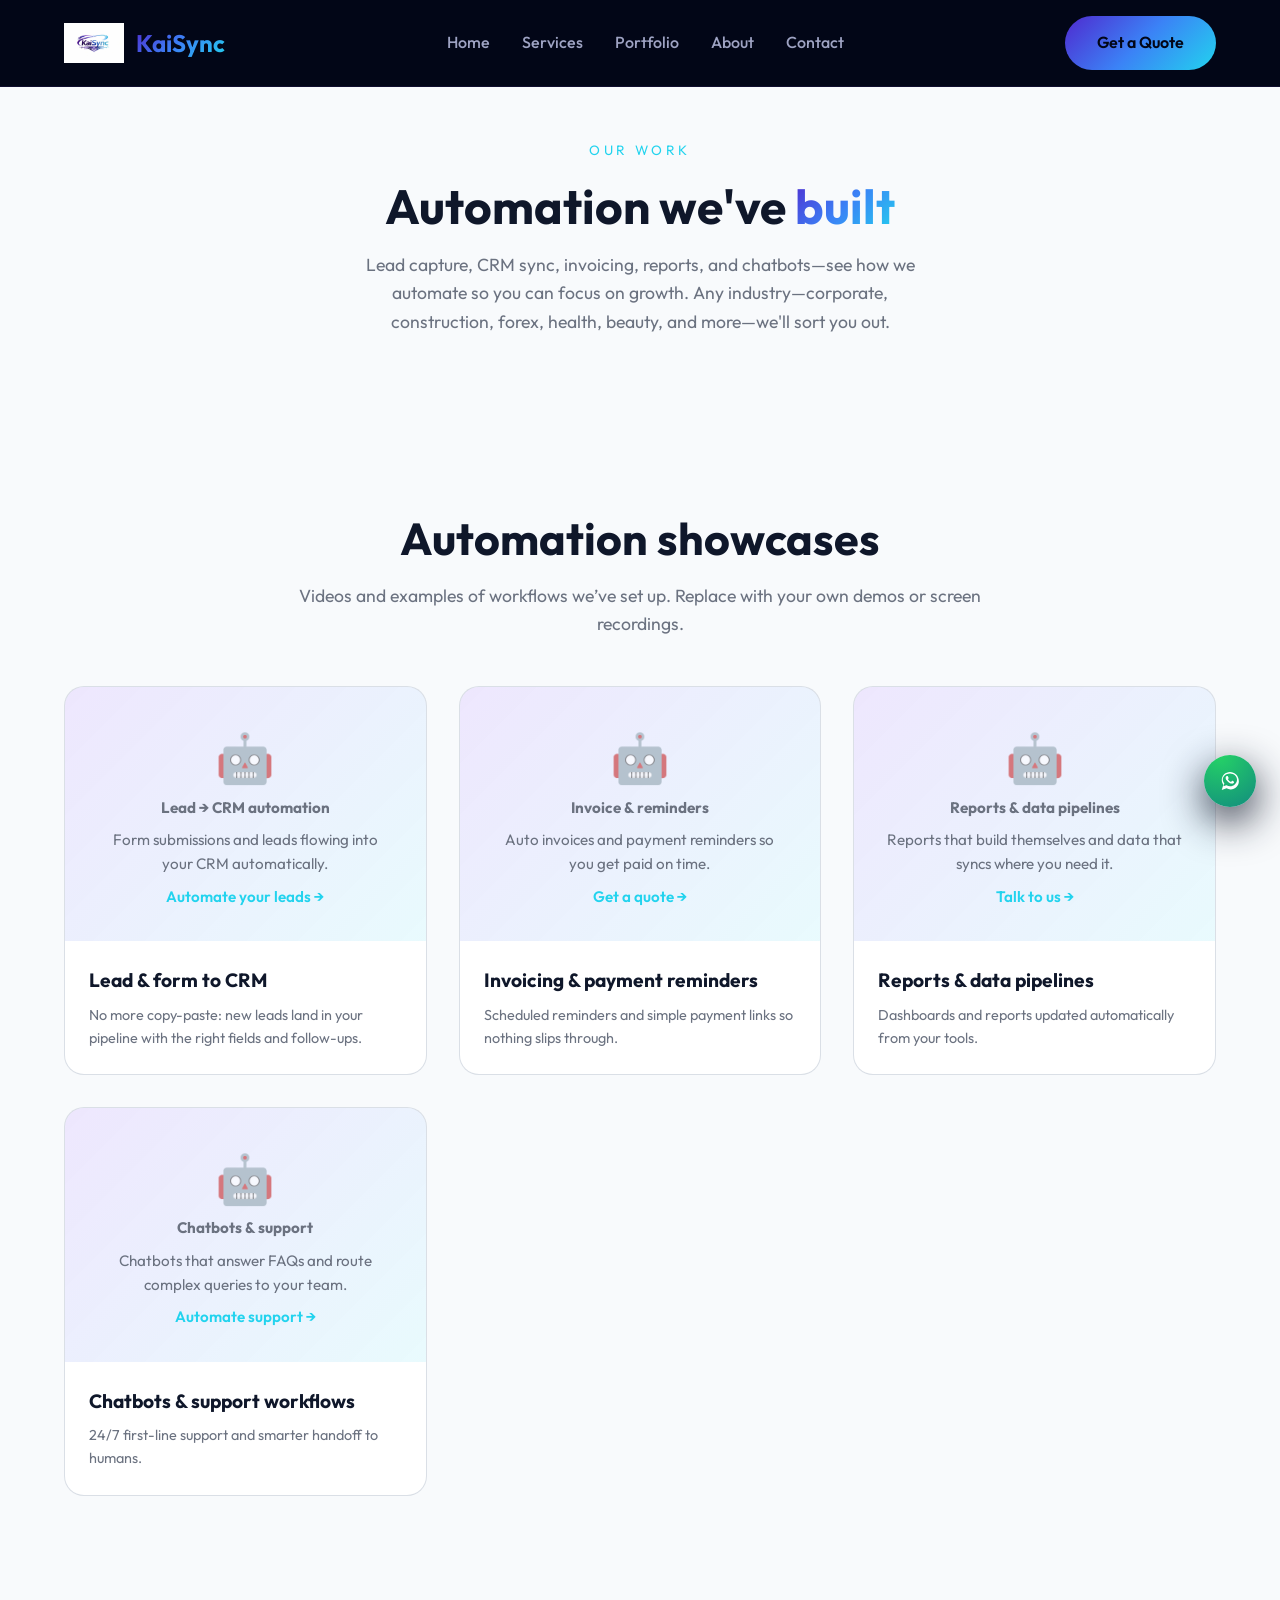
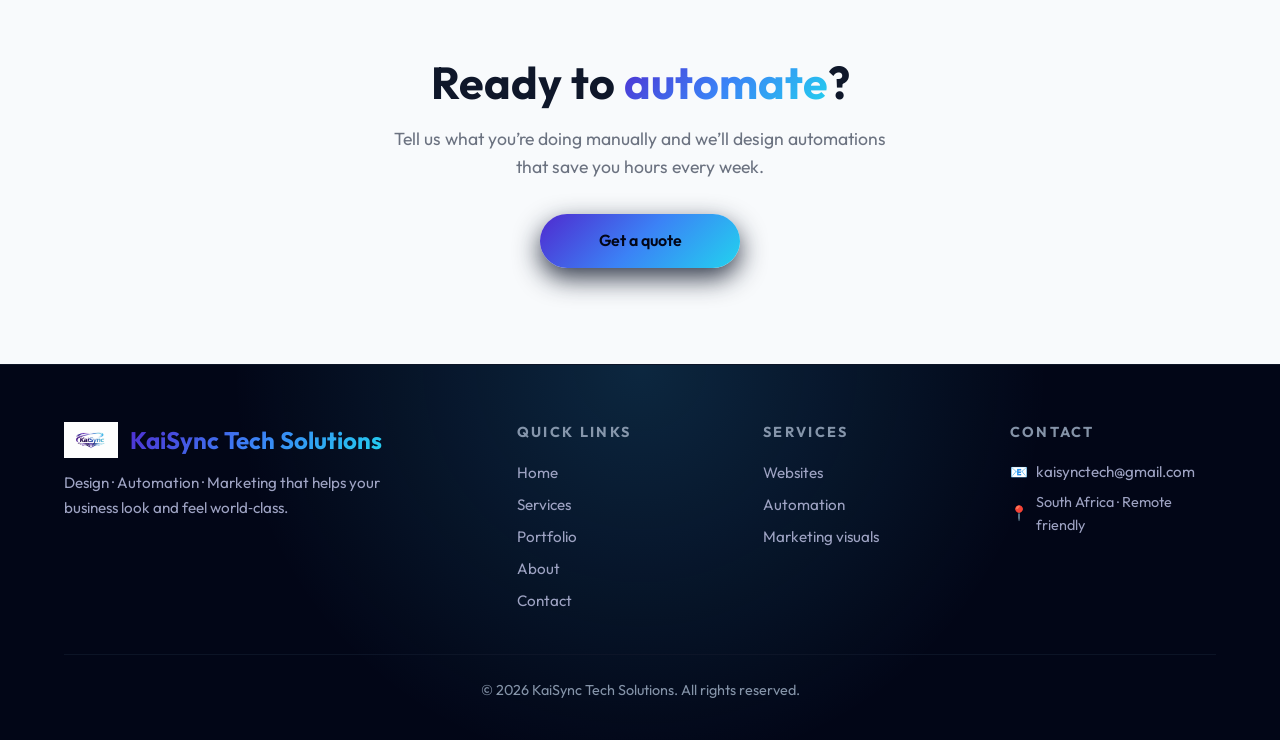
<file: services/automation.html>
<!DOCTYPE html>
<html lang="en">
<head>
    <meta charset="UTF-8">
    <meta name="viewport" content="width=device-width, initial-scale=1.0">
    <title>Automation We've Built – KaiSync Tech Solutions</title>
    <link rel="stylesheet" href="../styles.css">
    <link rel="stylesheet" href="../styles/services-pages.css">
    <link rel="preconnect" href="https://fonts.googleapis.com">
    <link rel="preconnect" href="https://fonts.gstatic.com" crossorigin>
    <link href="https://fonts.googleapis.com/css2?family=Outfit:wght@300;400;500;600;700;800&display=swap" rel="stylesheet">
</head>
<body>
    <div class="bg-grid" aria-hidden="true"></div>
    <div class="bg-glow bg-glow-1" aria-hidden="true"></div>
    <div class="bg-glow bg-glow-2" aria-hidden="true"></div>

    <nav class="navbar" id="navbar">
        <div class="container nav-inner">
            <a href="../index.html" class="logo-wrap">
                <img src="../assets/logo.png" alt="KaiSync Tech Solutions" class="logo-img" onerror="this.style.display='none'">
                <span class="logo-text">KaiSync</span>
            </a>
            <ul class="nav-menu" id="navMenu">
                <li><a href="../index.html" class="nav-link">Home</a></li>
                <li><a href="../services.html" class="nav-link">Services</a></li>
                <li><a href="../portfolio.html" class="nav-link">Portfolio</a></li>
                <li><a href="../about.html" class="nav-link">About</a></li>
                <li><a href="../contact.html" class="nav-link">Contact</a></li>
            </ul>
            <a href="../contact.html" class="btn btn-nav">Get a Quote</a>
            <button class="hamburger" id="hamburger" aria-label="Menu"><span></span><span></span><span></span></button>
        </div>
    </nav>

    <main>
        <section class="page-hero">
            <div class="container">
                <p class="section-eyebrow">Our work</p>
                <h1 class="section-title">Automation we've <span class="gradient-text">built</span></h1>
                <p class="section-desc">Lead capture, CRM sync, invoicing, reports, and chatbots—see how we automate so you can focus on growth. Any industry—corporate, construction, forex, health, beauty, and more—we'll sort you out.</p>
            </div>
        </section>

        <section class="showcase-section">
            <div class="container">
                <div class="section-header">
                    <h2 class="section-title">Automation showcases</h2>
                    <p class="section-desc">Videos and examples of workflows we’ve set up. Replace with your own demos or screen recordings.</p>
                </div>
                <div class="showcase-grid">
                    <article class="showcase-card">
                        <div class="showcase-video-wrap">
                            <div class="showcase-placeholder">
                                <span class="icon">🤖</span>
                                <p><strong>Lead → CRM automation</strong></p>
                                <p>Form submissions and leads flowing into your CRM automatically.</p>
                                <a href="../contact.html">Automate your leads →</a>
                            </div>
                        </div>
                        <div class="showcase-card-content">
                            <h3>Lead & form to CRM</h3>
                            <p>No more copy-paste: new leads land in your pipeline with the right fields and follow-ups.</p>
                        </div>
                    </article>
                    <article class="showcase-card">
                        <div class="showcase-video-wrap">
                            <div class="showcase-placeholder">
                                <span class="icon">🤖</span>
                                <p><strong>Invoice & reminders</strong></p>
                                <p>Auto invoices and payment reminders so you get paid on time.</p>
                                <a href="../contact.html">Get a quote →</a>
                            </div>
                        </div>
                        <div class="showcase-card-content">
                            <h3>Invoicing & payment reminders</h3>
                            <p>Scheduled reminders and simple payment links so nothing slips through.</p>
                        </div>
                    </article>
                    <article class="showcase-card">
                        <div class="showcase-video-wrap">
                            <div class="showcase-placeholder">
                                <span class="icon">🤖</span>
                                <p><strong>Reports & data pipelines</strong></p>
                                <p>Reports that build themselves and data that syncs where you need it.</p>
                                <a href="../contact.html">Talk to us →</a>
                            </div>
                        </div>
                        <div class="showcase-card-content">
                            <h3>Reports & data pipelines</h3>
                            <p>Dashboards and reports updated automatically from your tools.</p>
                        </div>
                    </article>
                    <article class="showcase-card">
                        <div class="showcase-video-wrap">
                            <div class="showcase-placeholder">
                                <span class="icon">🤖</span>
                                <p><strong>Chatbots & support</strong></p>
                                <p>Chatbots that answer FAQs and route complex queries to your team.</p>
                                <a href="../contact.html">Automate support →</a>
                            </div>
                        </div>
                        <div class="showcase-card-content">
                            <h3>Chatbots & support workflows</h3>
                            <p>24/7 first-line support and smarter handoff to humans.</p>
                        </div>
                    </article>
                </div>
            </div>
        </section>

        <section class="showcase-cta">
            <div class="container">
                <h2 class="section-title">Ready to <span class="gradient-text">automate</span>?</h2>
                <p class="section-desc">Tell us what you’re doing manually and we’ll design automations that save you hours every week.</p>
                <a href="../contact.html" class="btn btn-primary">Get a quote</a>
            </div>
        </section>
    </main>

    <footer class="footer">
        <div class="container">
            <div class="footer-top">
                <div class="footer-col footer-brand">
                    <a href="../index.html" class="footer-logo">
                        <img src="../assets/logo.png" alt="KaiSync" class="footer-logo-img">
                        <span class="logo-text">KaiSync Tech Solutions</span>
                    </a>
                    <p class="footer-tagline">Design · Automation · Marketing that helps your business look and feel world‑class.</p>
                </div>
                <div class="footer-col">
                    <h4 class="footer-heading">Quick links</h4>
                    <ul class="footer-list">
                        <li><a href="../index.html">Home</a></li>
                        <li><a href="../services.html">Services</a></li>
                        <li><a href="../portfolio.html">Portfolio</a></li>
                        <li><a href="../about.html">About</a></li>
                        <li><a href="../contact.html">Contact</a></li>
                    </ul>
                </div>
                <div class="footer-col">
                    <h4 class="footer-heading">Services</h4>
                    <ul class="footer-list">
                        <li><a href="../services/websites.html">Websites</a></li>
                        <li><a href="../services/automation.html">Automation</a></li>
                        <li><a href="../services/marketing.html">Marketing visuals</a></li>
                    </ul>
                </div>
                <div class="footer-col">
                    <h4 class="footer-heading">Contact</h4>
                    <ul class="footer-list footer-contact">
                        <li><span>📧</span><a href="mailto:kaisynctech@gmail.com">kaisynctech@gmail.com</a></li>
                        <li><span>📍</span><span>South Africa · Remote friendly</span></li>
                    </ul>
                </div>
            </div>
            <div class="footer-bottom">
                <p>© 2026 KaiSync Tech Solutions. All rights reserved.</p>
            </div>
        </div>
    </footer>

    <div class="floating-actions">
        <button id="whatsappFab" class="fab fab-whatsapp" aria-label="Chat on WhatsApp">
            <svg viewBox="0 0 32 32" aria-hidden="true">
                <path fill="currentColor" d="M16 3C9.4 3 4 8.2 4 14.7c0 2.5.8 4.8 2.3 6.7L4 29l7-2.3c1.8 1 3.8 1.5 5.9 1.5 6.6 0 12-5.2 12-11.7C28.9 8.2 22.6 3 16 3Zm0 20.7c-1.8 0-3.5-.5-5-1.4l-.4-.2-4.2 1.4 1.4-4.1-.3-.4c-1.3-1.6-2-3.5-2-5.5C5.5 9.1 10.2 5 16 5c5.6 0 10.2 4.1 10.2 9.2 0 5.1-4.6 9.5-10.2 9.5Zm5.3-7.1c-.3-.2-1.7-.9-1.9-.9-.3-.1-.5-.2-.7.2-.2.3-.8.9-1 1.1-.2.2-.4.2-.7.1-.3-.2-1.2-.5-2.3-1.5-.8-.7-1.3-1.6-1.5-1.9-.2-.3 0-.4.1-.6.2-.2.3-.4.4-.6.1-.2.1-.3.2-.5.1-.2 0-.4 0-.6 0-.2-.7-1.7-1-2.3-.3-.6-.5-.5-.7-.5h-.6c-.2 0-.5.1-.8.4-.3.3-1.1 1-1.1 2.5s1.1 2.9 1.2 3.1c.2.2 2.1 3.3 5.1 4.5.7.3 1.3.5 1.8.6.8.2 1.5.2 2 .1.6-.1 1.7-.7 1.9-1.3.2-.6.2-1.1.1-1.3-.1-.3-.3-.4-.6-.6Z"/>
            </svg>
        </button>
    </div>

    <zapier-interfaces-chatbot-embed is-popup="true" chatbot-id="cmmvsacsm002qtq5f04vu93p2"></zapier-interfaces-chatbot-embed>
    <script async type="module" src="https://interfaces.zapier.com/assets/web-components/zapier-interfaces/zapier-interfaces.esm.js"></script>
    <script src="../script.js"></script>
</body>
</html>
</file>
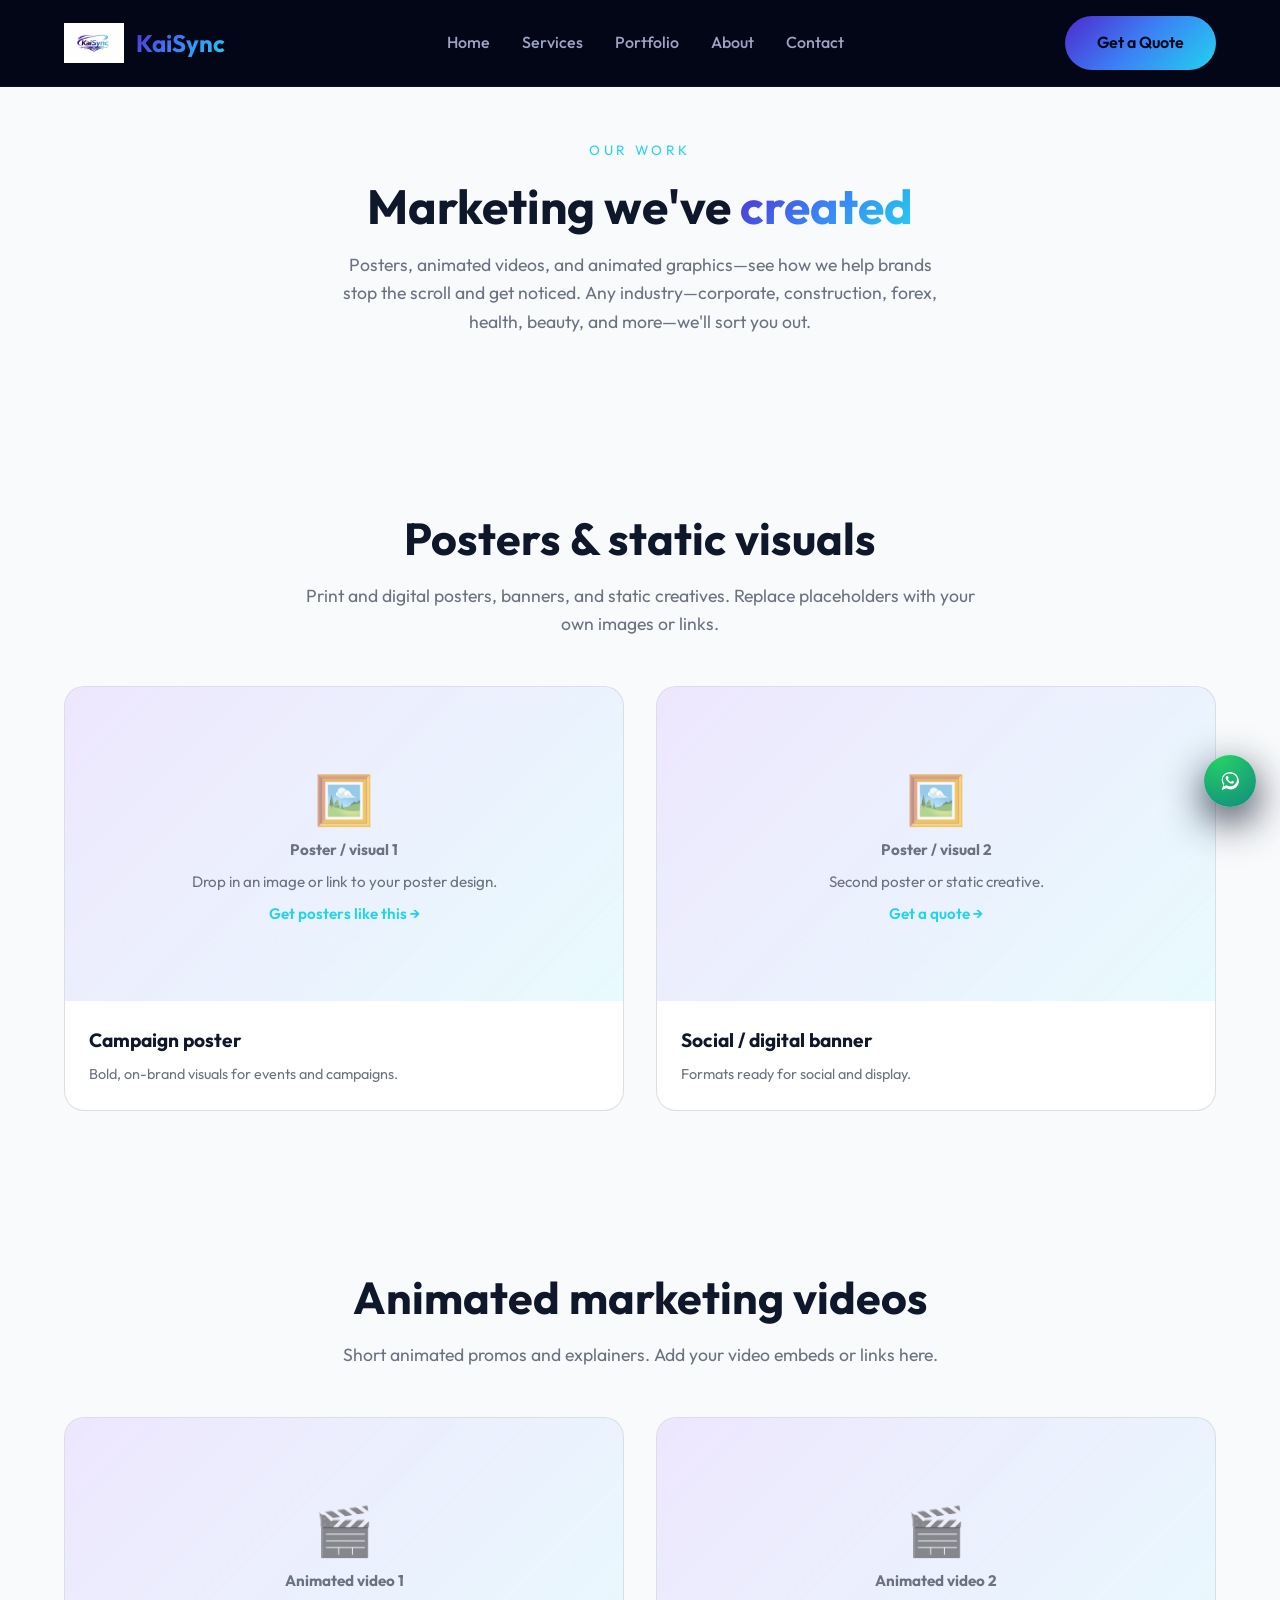
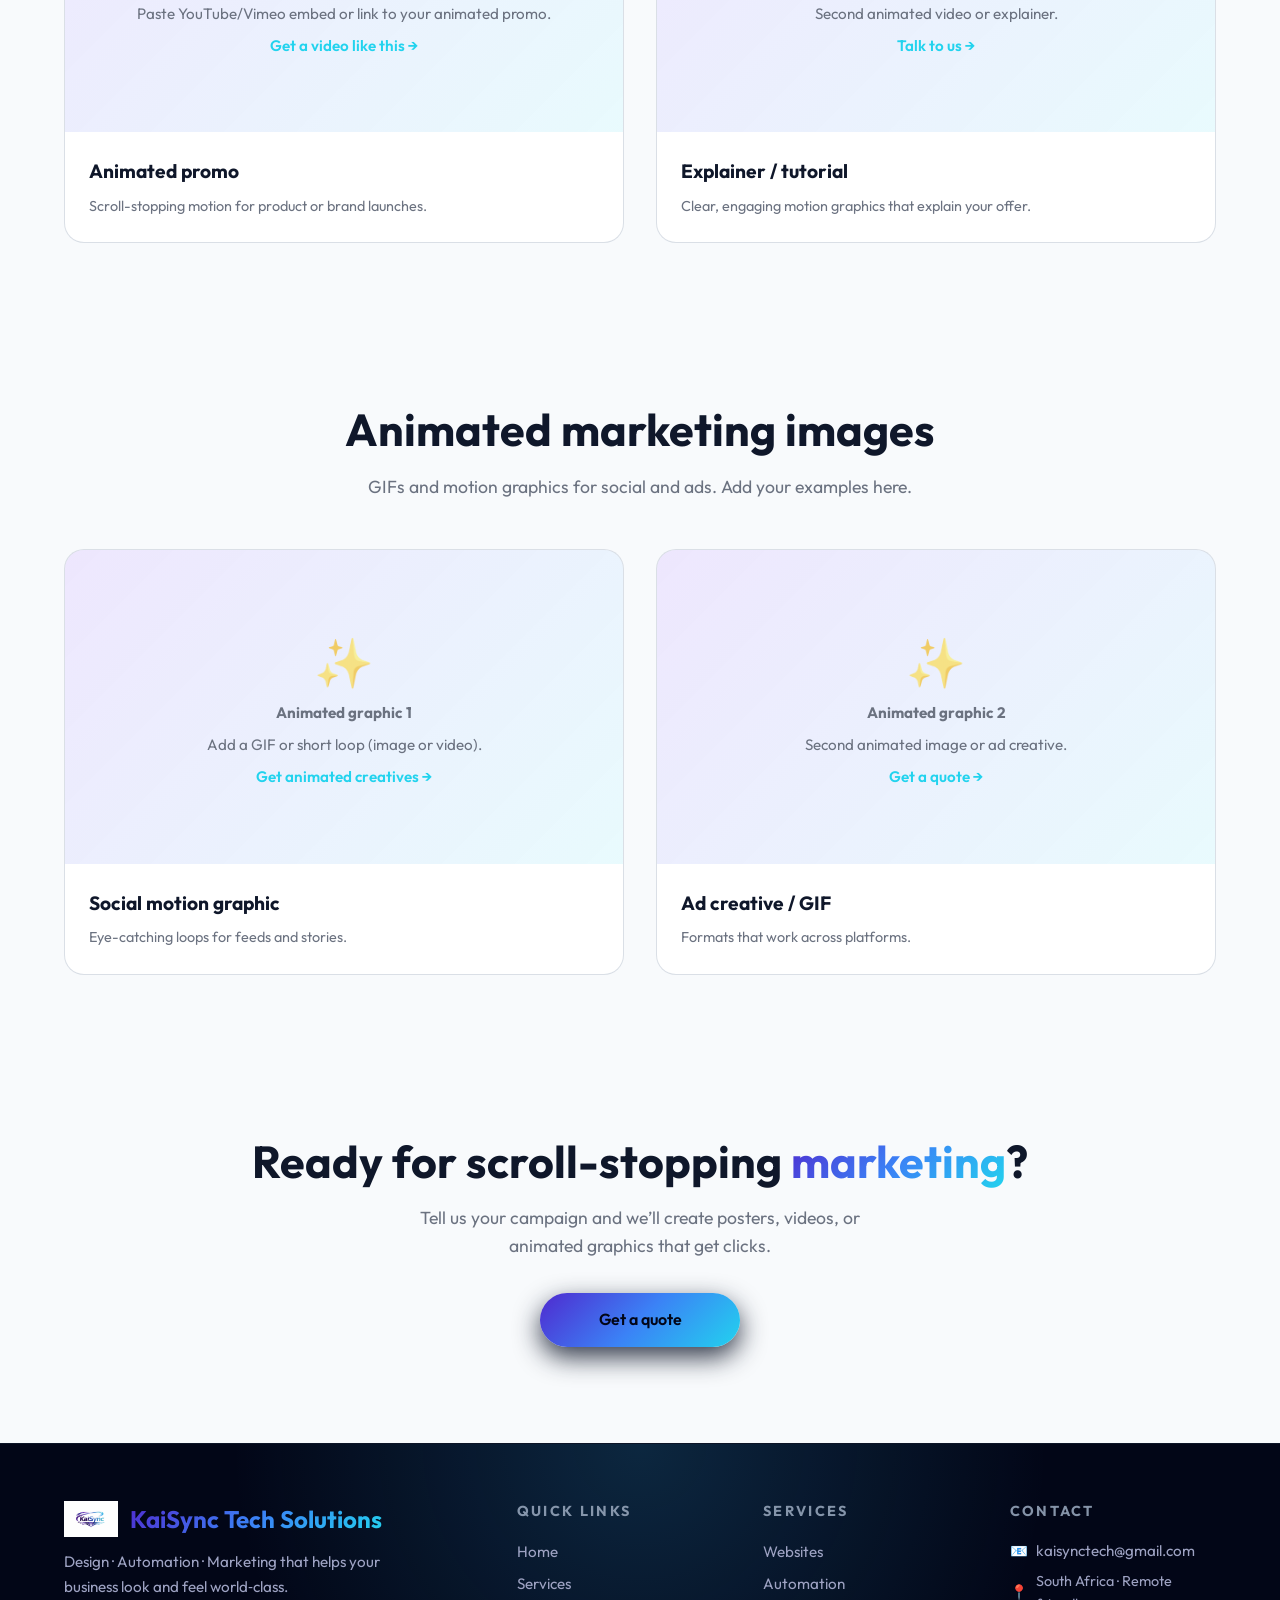
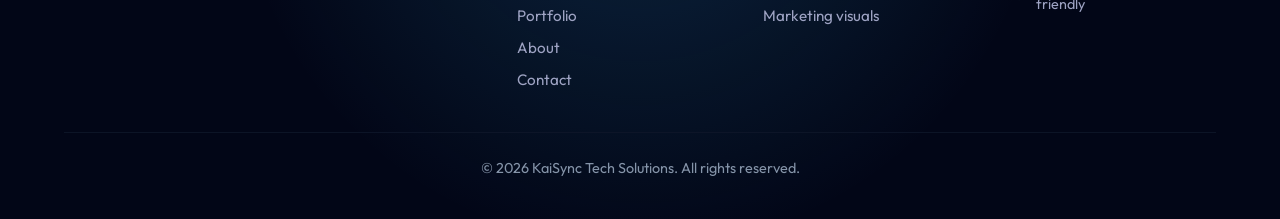
<file: services/marketing.html>
<!DOCTYPE html>
<html lang="en">
<head>
    <meta charset="UTF-8">
    <meta name="viewport" content="width=device-width, initial-scale=1.0">
    <title>Marketing We've Created – KaiSync Tech Solutions</title>
    <link rel="stylesheet" href="../styles.css">
    <link rel="stylesheet" href="../styles/services-pages.css">
    <link rel="preconnect" href="https://fonts.googleapis.com">
    <link rel="preconnect" href="https://fonts.gstatic.com" crossorigin>
    <link href="https://fonts.googleapis.com/css2?family=Outfit:wght@300;400;500;600;700;800&display=swap" rel="stylesheet">
</head>
<body>
    <div class="bg-grid" aria-hidden="true"></div>
    <div class="bg-glow bg-glow-1" aria-hidden="true"></div>
    <div class="bg-glow bg-glow-2" aria-hidden="true"></div>

    <nav class="navbar" id="navbar">
        <div class="container nav-inner">
            <a href="../index.html" class="logo-wrap">
                <img src="../assets/logo.png" alt="KaiSync Tech Solutions" class="logo-img" onerror="this.style.display='none'">
                <span class="logo-text">KaiSync</span>
            </a>
            <ul class="nav-menu" id="navMenu">
                <li><a href="../index.html" class="nav-link">Home</a></li>
                <li><a href="../services.html" class="nav-link">Services</a></li>
                <li><a href="../portfolio.html" class="nav-link">Portfolio</a></li>
                <li><a href="../about.html" class="nav-link">About</a></li>
                <li><a href="../contact.html" class="nav-link">Contact</a></li>
            </ul>
            <a href="../contact.html" class="btn btn-nav">Get a Quote</a>
            <button class="hamburger" id="hamburger" aria-label="Menu"><span></span><span></span><span></span></button>
        </div>
    </nav>

    <main>
        <section class="page-hero">
            <div class="container">
                <p class="section-eyebrow">Our work</p>
                <h1 class="section-title">Marketing we've <span class="gradient-text">created</span></h1>
                <p class="section-desc">Posters, animated videos, and animated graphics—see how we help brands stop the scroll and get noticed. Any industry—corporate, construction, forex, health, beauty, and more—we'll sort you out.</p>
            </div>
        </section>

        <section class="showcase-section">
            <div class="container">
                <div class="section-header">
                    <h2 class="section-title">Posters & static visuals</h2>
                    <p class="section-desc">Print and digital posters, banners, and static creatives. Replace placeholders with your own images or links.</p>
                </div>
                <div class="showcase-grid">
                    <article class="showcase-card">
                        <div class="showcase-video-wrap">
                            <div class="showcase-placeholder">
                                <span class="icon">🖼️</span>
                                <p><strong>Poster / visual 1</strong></p>
                                <p>Drop in an image or link to your poster design.</p>
                                <a href="../contact.html">Get posters like this →</a>
                            </div>
                        </div>
                        <div class="showcase-card-content">
                            <h3>Campaign poster</h3>
                            <p>Bold, on-brand visuals for events and campaigns.</p>
                        </div>
                    </article>
                    <article class="showcase-card">
                        <div class="showcase-video-wrap">
                            <div class="showcase-placeholder">
                                <span class="icon">🖼️</span>
                                <p><strong>Poster / visual 2</strong></p>
                                <p>Second poster or static creative.</p>
                                <a href="../contact.html">Get a quote →</a>
                            </div>
                        </div>
                        <div class="showcase-card-content">
                            <h3>Social / digital banner</h3>
                            <p>Formats ready for social and display.</p>
                        </div>
                    </article>
                </div>
            </div>
        </section>

        <section class="showcase-section">
            <div class="container">
                <div class="section-header">
                    <h2 class="section-title">Animated marketing videos</h2>
                    <p class="section-desc">Short animated promos and explainers. Add your video embeds or links here.</p>
                </div>
                <div class="showcase-grid">
                    <article class="showcase-card">
                        <div class="showcase-video-wrap">
                            <div class="showcase-placeholder">
                                <span class="icon">🎬</span>
                                <p><strong>Animated video 1</strong></p>
                                <p>Paste YouTube/Vimeo embed or link to your animated promo.</p>
                                <a href="../contact.html">Get a video like this →</a>
                            </div>
                        </div>
                        <div class="showcase-card-content">
                            <h3>Animated promo</h3>
                            <p>Scroll-stopping motion for product or brand launches.</p>
                        </div>
                    </article>
                    <article class="showcase-card">
                        <div class="showcase-video-wrap">
                            <div class="showcase-placeholder">
                                <span class="icon">🎬</span>
                                <p><strong>Animated video 2</strong></p>
                                <p>Second animated video or explainer.</p>
                                <a href="../contact.html">Talk to us →</a>
                            </div>
                        </div>
                        <div class="showcase-card-content">
                            <h3>Explainer / tutorial</h3>
                            <p>Clear, engaging motion graphics that explain your offer.</p>
                        </div>
                    </article>
                </div>
            </div>
        </section>

        <section class="showcase-section">
            <div class="container">
                <div class="section-header">
                    <h2 class="section-title">Animated marketing images</h2>
                    <p class="section-desc">GIFs and motion graphics for social and ads. Add your examples here.</p>
                </div>
                <div class="showcase-grid">
                    <article class="showcase-card">
                        <div class="showcase-video-wrap">
                            <div class="showcase-placeholder">
                                <span class="icon">✨</span>
                                <p><strong>Animated graphic 1</strong></p>
                                <p>Add a GIF or short loop (image or video).</p>
                                <a href="../contact.html">Get animated creatives →</a>
                            </div>
                        </div>
                        <div class="showcase-card-content">
                            <h3>Social motion graphic</h3>
                            <p>Eye-catching loops for feeds and stories.</p>
                        </div>
                    </article>
                    <article class="showcase-card">
                        <div class="showcase-video-wrap">
                            <div class="showcase-placeholder">
                                <span class="icon">✨</span>
                                <p><strong>Animated graphic 2</strong></p>
                                <p>Second animated image or ad creative.</p>
                                <a href="../contact.html">Get a quote →</a>
                            </div>
                        </div>
                        <div class="showcase-card-content">
                            <h3>Ad creative / GIF</h3>
                            <p>Formats that work across platforms.</p>
                        </div>
                    </article>
                </div>
            </div>
        </section>

        <section class="showcase-cta">
            <div class="container">
                <h2 class="section-title">Ready for scroll-stopping <span class="gradient-text">marketing</span>?</h2>
                <p class="section-desc">Tell us your campaign and we’ll create posters, videos, or animated graphics that get clicks.</p>
                <a href="../contact.html" class="btn btn-primary">Get a quote</a>
            </div>
        </section>
    </main>

    <footer class="footer">
        <div class="container">
            <div class="footer-top">
                <div class="footer-col footer-brand">
                    <a href="../index.html" class="footer-logo">
                        <img src="../assets/logo.png" alt="KaiSync" class="footer-logo-img">
                        <span class="logo-text">KaiSync Tech Solutions</span>
                    </a>
                    <p class="footer-tagline">Design · Automation · Marketing that helps your business look and feel world‑class.</p>
                </div>
                <div class="footer-col">
                    <h4 class="footer-heading">Quick links</h4>
                    <ul class="footer-list">
                        <li><a href="../index.html">Home</a></li>
                        <li><a href="../services.html">Services</a></li>
                        <li><a href="../portfolio.html">Portfolio</a></li>
                        <li><a href="../about.html">About</a></li>
                        <li><a href="../contact.html">Contact</a></li>
                    </ul>
                </div>
                <div class="footer-col">
                    <h4 class="footer-heading">Services</h4>
                    <ul class="footer-list">
                        <li><a href="../services/websites.html">Websites</a></li>
                        <li><a href="../services/automation.html">Automation</a></li>
                        <li><a href="../services/marketing.html">Marketing visuals</a></li>
                    </ul>
                </div>
                <div class="footer-col">
                    <h4 class="footer-heading">Contact</h4>
                    <ul class="footer-list footer-contact">
                        <li><span>📧</span><a href="mailto:kaisynctech@gmail.com">kaisynctech@gmail.com</a></li>
                        <li><span>📍</span><span>South Africa · Remote friendly</span></li>
                    </ul>
                </div>
            </div>
            <div class="footer-bottom">
                <p>© 2026 KaiSync Tech Solutions. All rights reserved.</p>
            </div>
        </div>
    </footer>

    <div class="floating-actions">
        <button id="whatsappFab" class="fab fab-whatsapp" aria-label="Chat on WhatsApp">
            <svg viewBox="0 0 32 32" aria-hidden="true">
                <path fill="currentColor" d="M16 3C9.4 3 4 8.2 4 14.7c0 2.5.8 4.8 2.3 6.7L4 29l7-2.3c1.8 1 3.8 1.5 5.9 1.5 6.6 0 12-5.2 12-11.7C28.9 8.2 22.6 3 16 3Zm0 20.7c-1.8 0-3.5-.5-5-1.4l-.4-.2-4.2 1.4 1.4-4.1-.3-.4c-1.3-1.6-2-3.5-2-5.5C5.5 9.1 10.2 5 16 5c5.6 0 10.2 4.1 10.2 9.2 0 5.1-4.6 9.5-10.2 9.5Zm5.3-7.1c-.3-.2-1.7-.9-1.9-.9-.3-.1-.5-.2-.7.2-.2.3-.8.9-1 1.1-.2.2-.4.2-.7.1-.3-.2-1.2-.5-2.3-1.5-.8-.7-1.3-1.6-1.5-1.9-.2-.3 0-.4.1-.6.2-.2.3-.4.4-.6.1-.2.1-.3.2-.5.1-.2 0-.4 0-.6 0-.2-.7-1.7-1-2.3-.3-.6-.5-.5-.7-.5h-.6c-.2 0-.5.1-.8.4-.3.3-1.1 1-1.1 2.5s1.1 2.9 1.2 3.1c.2.2 2.1 3.3 5.1 4.5.7.3 1.3.5 1.8.6.8.2 1.5.2 2 .1.6-.1 1.7-.7 1.9-1.3.2-.6.2-1.1.1-1.3-.1-.3-.3-.4-.6-.6Z"/>
            </svg>
        </button>
    </div>

    <zapier-interfaces-chatbot-embed is-popup="true" chatbot-id="cmmvsacsm002qtq5f04vu93p2"></zapier-interfaces-chatbot-embed>
    <script async type="module" src="https://interfaces.zapier.com/assets/web-components/zapier-interfaces/zapier-interfaces.esm.js"></script>
    <script src="../script.js"></script>
</body>
</html>
</file>
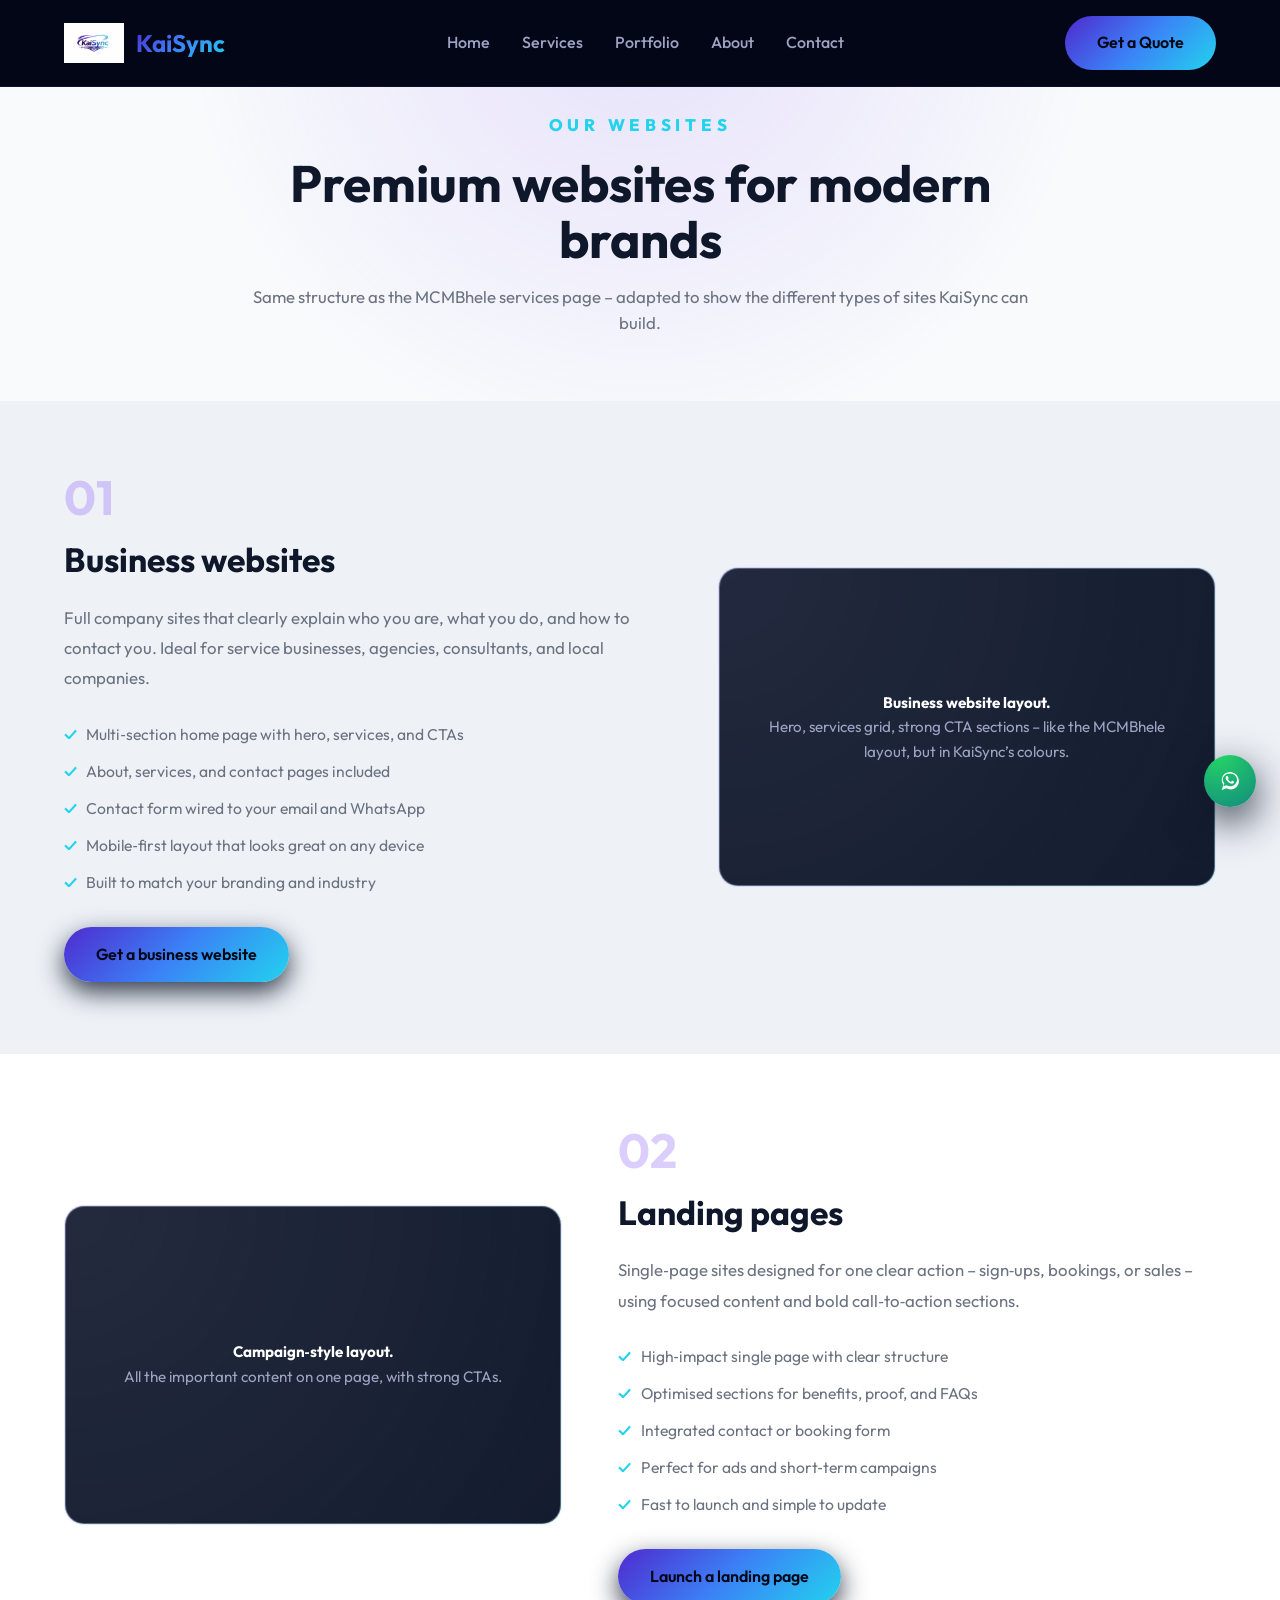
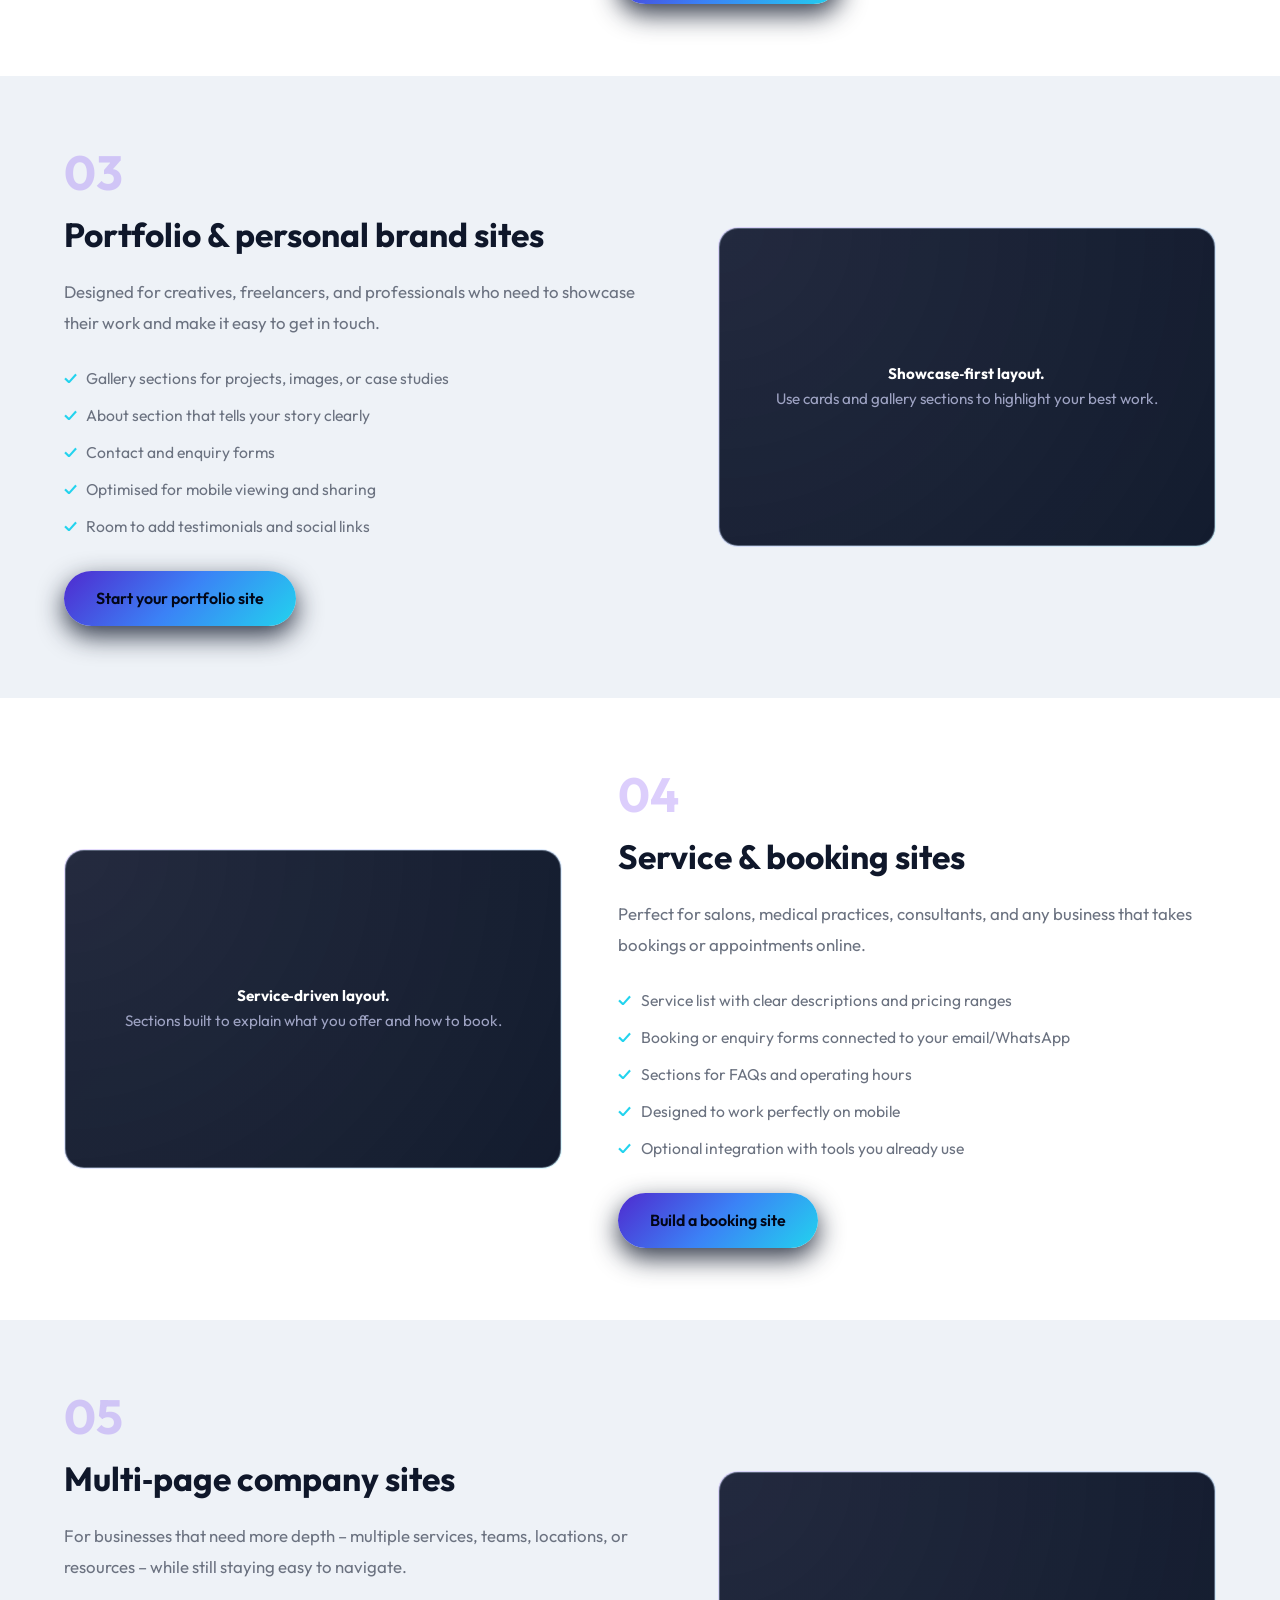
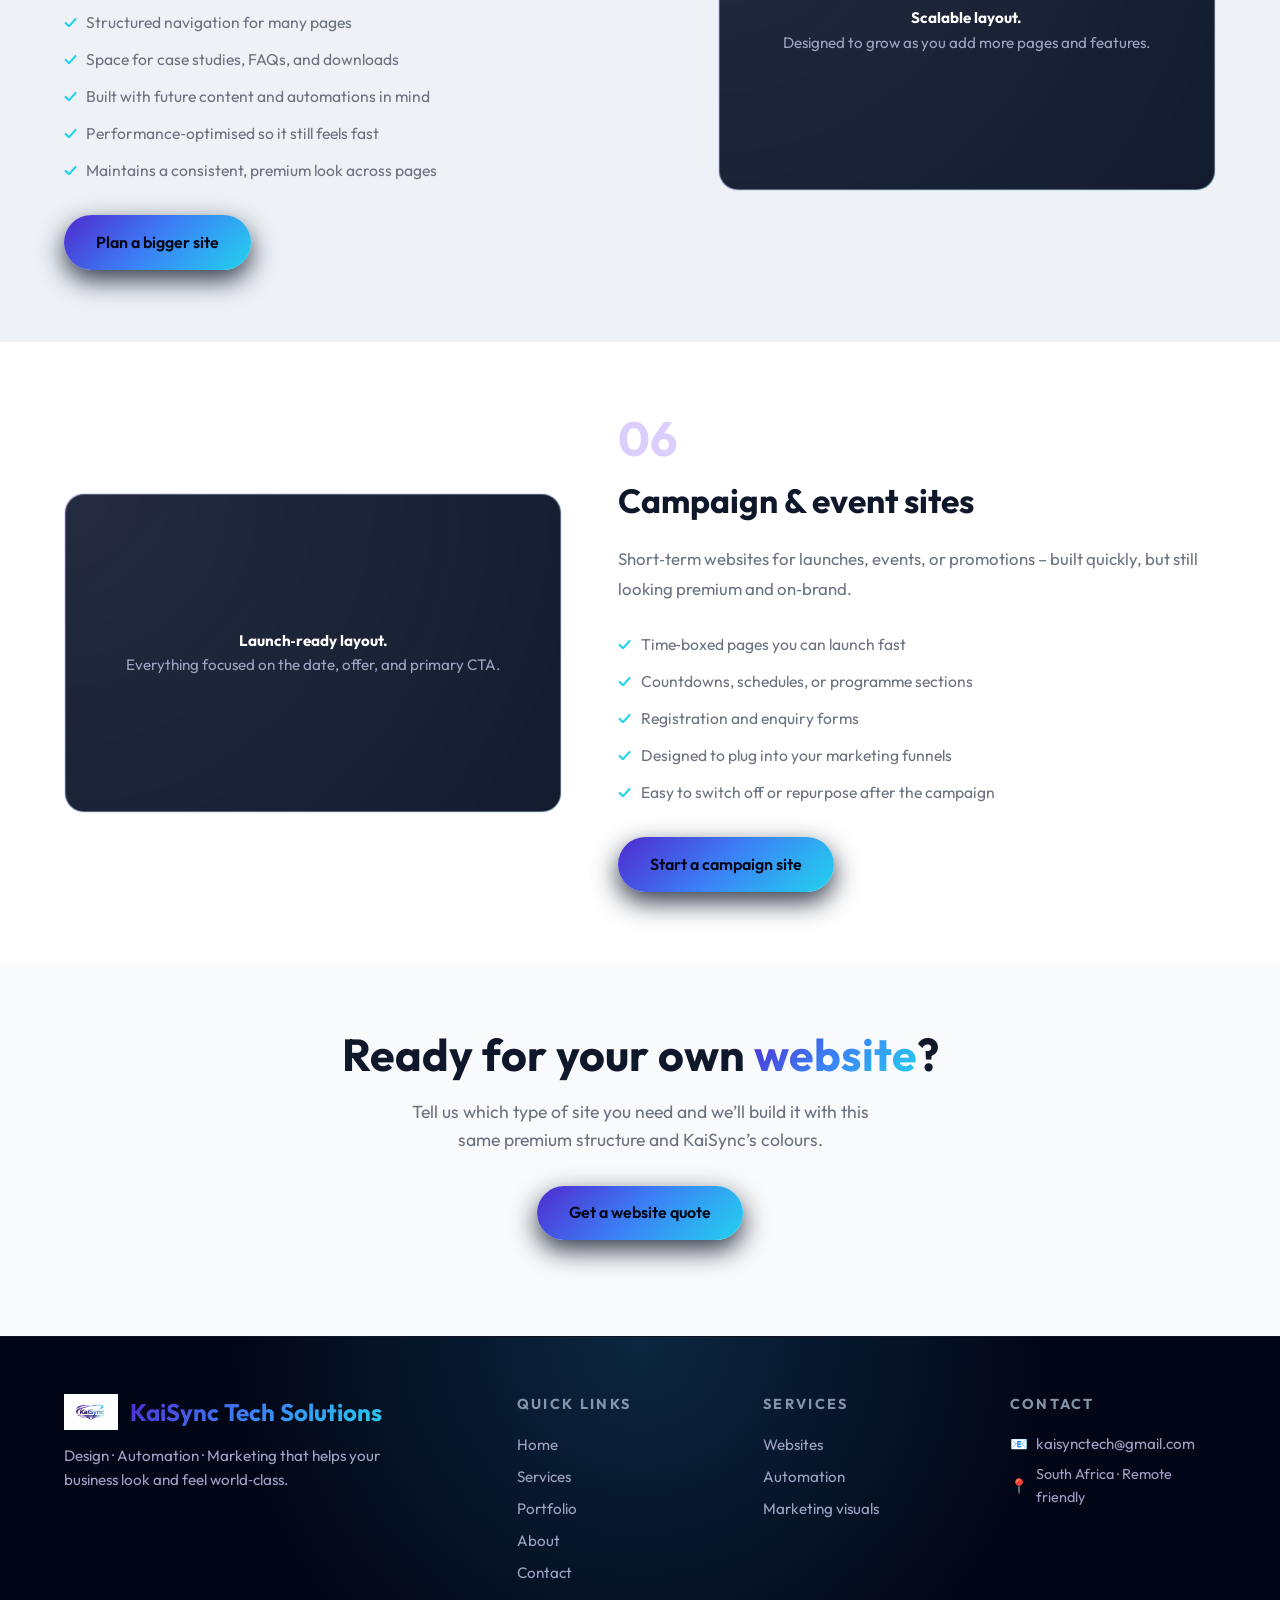
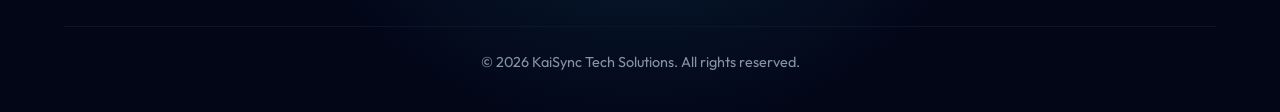
<file: services/websites.html>
<!DOCTYPE html>
<html lang="en">
<head>
    <meta charset="UTF-8">
    <meta name="viewport" content="width=device-width, initial-scale=1.0">
    <title>Websites We've Built – KaiSync Tech Solutions</title>
    <link rel="stylesheet" href="../styles.css">
    <link rel="stylesheet" href="../styles/services-pages.css">
    <link rel="preconnect" href="https://fonts.googleapis.com">
    <link rel="preconnect" href="https://fonts.gstatic.com" crossorigin>
    <link href="https://fonts.googleapis.com/css2?family=Outfit:wght@300;400;500;600;700;800&display=swap" rel="stylesheet">
</head>
<body>
    <div class="bg-grid" aria-hidden="true"></div>
    <div class="bg-glow bg-glow-1" aria-hidden="true"></div>
    <div class="bg-glow bg-glow-2" aria-hidden="true"></div>

    <nav class="navbar" id="navbar">
        <div class="container nav-inner">
            <a href="../index.html" class="logo-wrap">
                <img src="../assets/logo.png" alt="KaiSync Tech Solutions" class="logo-img" onerror="this.style.display='none'">
                <span class="logo-text">KaiSync</span>
            </a>
            <ul class="nav-menu" id="navMenu">
                <li><a href="../index.html" class="nav-link">Home</a></li>
                <li><a href="../services.html" class="nav-link">Services</a></li>
                <li><a href="../portfolio.html" class="nav-link">Portfolio</a></li>
                <li><a href="../about.html" class="nav-link">About</a></li>
                <li><a href="../contact.html" class="nav-link">Contact</a></li>
            </ul>
            <a href="../contact.html" class="btn btn-nav">Get a Quote</a>
            <button class="hamburger" id="hamburger" aria-label="Menu"><span></span><span></span><span></span></button>
        </div>
    </nav>

    <main>
        <section class="page-header">
            <div class="container">
                <div class="page-content">
                    <p class="section-eyebrow">Our Websites</p>
                    <h1 class="page-title">Premium websites for modern brands</h1>
                    <p class="page-subtitle">Same structure as the MCMBhele services page – adapted to show the different types of sites KaiSync can build.</p>
                </div>
            </div>
        </section>

        <section class="services-detail" id="business-websites">
            <div class="container">
                <div class="service-detail-inner">
                    <div class="service-detail-content">
                        <div class="service-number">01</div>
                        <h2 class="service-detail-title">Business websites</h2>
                        <p class="service-detail-text">
                            Full company sites that clearly explain who you are, what you do, and how to contact you. 
                            Ideal for service businesses, agencies, consultants, and local companies.
                        </p>
                        <ul class="service-features">
                            <li>Multi‑section home page with hero, services, and CTAs</li>
                            <li>About, services, and contact pages included</li>
                            <li>Contact form wired to your email and WhatsApp</li>
                            <li>Mobile‑first layout that looks great on any device</li>
                            <li>Built to match your branding and industry</li>
                        </ul>
                        <a href="../index.html#contact" class="btn btn-primary">Get a business website</a>
                    </div>
                    <div class="service-detail-visual">
                        <div class="service-detail-visual-inner">
                            <div><strong>Business website layout.</strong><br>Hero, services grid, strong CTA sections – like the MCMBhele layout, but in KaiSync’s colours.</div>
                        </div>
                    </div>
                </div>
            </div>
        </section>

        <section class="services-detail" id="landing-pages">
            <div class="container">
                <div class="service-detail-inner reverse">
                    <div class="service-detail-content">
                        <div class="service-number">02</div>
                        <h2 class="service-detail-title">Landing pages</h2>
                        <p class="service-detail-text">
                            Single‑page sites designed for one clear action – sign‑ups, bookings, or sales – using focused content and bold call‑to‑action sections.
                        </p>
                        <ul class="service-features">
                            <li>High‑impact single page with clear structure</li>
                            <li>Optimised sections for benefits, proof, and FAQs</li>
                            <li>Integrated contact or booking form</li>
                            <li>Perfect for ads and short‑term campaigns</li>
                            <li>Fast to launch and simple to update</li>
                        </ul>
                        <a href="../index.html#contact" class="btn btn-primary">Launch a landing page</a>
                    </div>
                    <div class="service-detail-visual">
                        <div class="service-detail-visual-inner">
                            <div><strong>Campaign‑style layout.</strong><br>All the important content on one page, with strong CTAs.</div>
                        </div>
                    </div>
                </div>
            </div>
        </section>

        <section class="services-detail" id="portfolio-sites">
            <div class="container">
                <div class="service-detail-inner">
                    <div class="service-detail-content">
                        <div class="service-number">03</div>
                        <h2 class="service-detail-title">Portfolio &amp; personal brand sites</h2>
                        <p class="service-detail-text">
                            Designed for creatives, freelancers, and professionals who need to showcase their work and make it easy to get in touch.
                        </p>
                        <ul class="service-features">
                            <li>Gallery sections for projects, images, or case studies</li>
                            <li>About section that tells your story clearly</li>
                            <li>Contact and enquiry forms</li>
                            <li>Optimised for mobile viewing and sharing</li>
                            <li>Room to add testimonials and social links</li>
                        </ul>
                        <a href="../index.html#contact" class="btn btn-primary">Start your portfolio site</a>
                    </div>
                    <div class="service-detail-visual">
                        <div class="service-detail-visual-inner">
                            <div><strong>Showcase‑first layout.</strong><br>Use cards and gallery sections to highlight your best work.</div>
                        </div>
                    </div>
                </div>
            </div>
        </section>

        <section class="services-detail" id="service-booking-sites">
            <div class="container">
                <div class="service-detail-inner reverse">
                    <div class="service-detail-content">
                        <div class="service-number">04</div>
                        <h2 class="service-detail-title">Service &amp; booking sites</h2>
                        <p class="service-detail-text">
                            Perfect for salons, medical practices, consultants, and any business that takes bookings or appointments online.
                        </p>
                        <ul class="service-features">
                            <li>Service list with clear descriptions and pricing ranges</li>
                            <li>Booking or enquiry forms connected to your email/WhatsApp</li>
                            <li>Sections for FAQs and operating hours</li>
                            <li>Designed to work perfectly on mobile</li>
                            <li>Optional integration with tools you already use</li>
                        </ul>
                        <a href="../index.html#contact" class="btn btn-primary">Build a booking site</a>
                    </div>
                    <div class="service-detail-visual">
                        <div class="service-detail-visual-inner">
                            <div><strong>Service‑driven layout.</strong><br>Sections built to explain what you offer and how to book.</div>
                        </div>
                    </div>
                </div>
            </div>
        </section>

        <section class="services-detail" id="multi-page-sites">
            <div class="container">
                <div class="service-detail-inner">
                    <div class="service-detail-content">
                        <div class="service-number">05</div>
                        <h2 class="service-detail-title">Multi‑page company sites</h2>
                        <p class="service-detail-text">
                            For businesses that need more depth – multiple services, teams, locations, or resources – while still staying easy to navigate.
                        </p>
                        <ul class="service-features">
                            <li>Structured navigation for many pages</li>
                            <li>Space for case studies, FAQs, and downloads</li>
                            <li>Built with future content and automations in mind</li>
                            <li>Performance‑optimised so it still feels fast</li>
                            <li>Maintains a consistent, premium look across pages</li>
                        </ul>
                        <a href="../index.html#contact" class="btn btn-primary">Plan a bigger site</a>
                    </div>
                    <div class="service-detail-visual">
                        <div class="service-detail-visual-inner">
                            <div><strong>Scalable layout.</strong><br>Designed to grow as you add more pages and features.</div>
                        </div>
                    </div>
                </div>
            </div>
        </section>

        <section class="services-detail" id="campaign-sites">
            <div class="container">
                <div class="service-detail-inner reverse">
                    <div class="service-detail-content">
                        <div class="service-number">06</div>
                        <h2 class="service-detail-title">Campaign &amp; event sites</h2>
                        <p class="service-detail-text">
                            Short‑term websites for launches, events, or promotions – built quickly, but still looking premium and on‑brand.
                        </p>
                        <ul class="service-features">
                            <li>Time‑boxed pages you can launch fast</li>
                            <li>Countdowns, schedules, or programme sections</li>
                            <li>Registration and enquiry forms</li>
                            <li>Designed to plug into your marketing funnels</li>
                            <li>Easy to switch off or repurpose after the campaign</li>
                        </ul>
                        <a href="../index.html#contact" class="btn btn-primary">Start a campaign site</a>
                    </div>
                    <div class="service-detail-visual">
                        <div class="service-detail-visual-inner">
                            <div><strong>Launch‑ready layout.</strong><br>Everything focused on the date, offer, and primary CTA.</div>
                        </div>
                    </div>
                </div>
            </div>
        </section>

        <section class="showcase-cta">
            <div class="container">
                <h2 class="section-title">Ready for your own <span class="gradient-text">website</span>?</h2>
                <p class="section-desc">Tell us which type of site you need and we’ll build it with this same premium structure and KaiSync’s colours.</p>
                <a href="../index.html#contact" class="btn btn-primary">Get a website quote</a>
            </div>
        </section>
    </main>

    <footer class="footer">
        <div class="container">
            <div class="footer-top">
                <div class="footer-col footer-brand">
                    <a href="../index.html" class="footer-logo">
                        <img src="../assets/logo.png" alt="KaiSync" class="footer-logo-img">
                        <span class="logo-text">KaiSync Tech Solutions</span>
                    </a>
                    <p class="footer-tagline">Design · Automation · Marketing that helps your business look and feel world‑class.</p>
                </div>
                <div class="footer-col">
                    <h4 class="footer-heading">Quick links</h4>
                    <ul class="footer-list">
                        <li><a href="../index.html">Home</a></li>
                        <li><a href="../services.html">Services</a></li>
                        <li><a href="../portfolio.html">Portfolio</a></li>
                        <li><a href="../about.html">About</a></li>
                        <li><a href="../contact.html">Contact</a></li>
                    </ul>
                </div>
                <div class="footer-col">
                    <h4 class="footer-heading">Services</h4>
                    <ul class="footer-list">
                        <li><a href="../services/websites.html">Websites</a></li>
                        <li><a href="../services/automation.html">Automation</a></li>
                        <li><a href="../services/marketing.html">Marketing visuals</a></li>
                    </ul>
                </div>
                <div class="footer-col">
                    <h4 class="footer-heading">Contact</h4>
                    <ul class="footer-list footer-contact">
                        <li><span>📧</span><a href="mailto:kaisynctech@gmail.com">kaisynctech@gmail.com</a></li>
                        <li><span>📍</span><span>South Africa · Remote friendly</span></li>
                    </ul>
                </div>
            </div>
            <div class="footer-bottom">
                <p>© 2026 KaiSync Tech Solutions. All rights reserved.</p>
            </div>
        </div>
    </footer>

    <div class="floating-actions">
        <button id="whatsappFab" class="fab fab-whatsapp" aria-label="Chat on WhatsApp">
            <svg viewBox="0 0 32 32" aria-hidden="true">
                <path fill="currentColor" d="M16 3C9.4 3 4 8.2 4 14.7c0 2.5.8 4.8 2.3 6.7L4 29l7-2.3c1.8 1 3.8 1.5 5.9 1.5 6.6 0 12-5.2 12-11.7C28.9 8.2 22.6 3 16 3Zm0 20.7c-1.8 0-3.5-.5-5-1.4l-.4-.2-4.2 1.4 1.4-4.1-.3-.4c-1.3-1.6-2-3.5-2-5.5C5.5 9.1 10.2 5 16 5c5.6 0 10.2 4.1 10.2 9.2 0 5.1-4.6 9.5-10.2 9.5Zm5.3-7.1c-.3-.2-1.7-.9-1.9-.9-.3-.1-.5-.2-.7.2-.2.3-.8.9-1 1.1-.2.2-.4.2-.7.1-.3-.2-1.2-.5-2.3-1.5-.8-.7-1.3-1.6-1.5-1.9-.2-.3 0-.4.1-.6.2-.2.3-.4.4-.6.1-.2.1-.3.2-.5.1-.2 0-.4 0-.6 0-.2-.7-1.7-1-2.3-.3-.6-.5-.5-.7-.5h-.6c-.2 0-.5.1-.8.4-.3.3-1.1 1-1.1 2.5s1.1 2.9 1.2 3.1c.2.2 2.1 3.3 5.1 4.5.7.3 1.3.5 1.8.6.8.2 1.5.2 2 .1.6-.1 1.7-.7 1.9-1.3.2-.6.2-1.1.1-1.3-.1-.3-.3-.4-.6-.6Z"/>
            </svg>
        </button>
    </div>

    <zapier-interfaces-chatbot-embed is-popup="true" chatbot-id="cmmvsacsm002qtq5f04vu93p2"></zapier-interfaces-chatbot-embed>
    <script async type="module" src="https://interfaces.zapier.com/assets/web-components/zapier-interfaces/zapier-interfaces.esm.js"></script>
    <script src="../script.js"></script>
</body>
</html>
</file>
<file: styles.css>
/* KaiSync Tech Solutions – Purple/Cyan theme, modern animations */
* {
    margin: 0;
    padding: 0;
    box-sizing: border-box;
}

:root {
    /* Brand colours derived from KaiSync logo */
    --primary: #4F2ACF;          /* deep purple */
    --secondary: #3B82F6;        /* sapphire blue */
    --accent: #22D3EE;           /* cyan accent */

    /* Light palette from logo-inspired neutrals */
    --bg-light: #F8FAFC;         /* main page background */
    --bg-section: #EEF2F7;       /* light section background */
    --text-dark: #0F172A;        /* primary dark text */

    /* Convenience aliases for existing rules */
    --purple: var(--primary);
    --purple-light: #7C5CFF;
    --purple-dark: #3B1FA8;
    --cyan: var(--accent);
    --cyan-light: #67E8F9;
    --cyan-dark: #0891B2;

    /* Neutrals for balanced light/dark theme */
    --bg-page: var(--bg-light);
    --bg-surface: #ffffff;
    --bg-hero: #020617;          /* dark hero */
    --bg-hero-accent: #020617;
    --bg-section-alt: var(--bg-section);

    --ink: var(--text-dark);
    --ink-muted: #4b5563;
    --ink-soft: #6b7280;

    /* Legacy aliases kept for compatibility on dark sections */
    --black: #020617;
    --dark: #020617;
    --gray: #1f2937;
    --gray-light: #374151;
    --white: #ffffff;
    --text: #e5e7f3;       /* light text for dark backgrounds */
    --text-muted: #9ea3c3;

    /* Gradients reflect logo sweep: purple → blue → cyan */
    --gradient-main: linear-gradient(135deg, var(--primary) 0%, var(--secondary) 50%, var(--accent) 100%);
    --gradient-reverse: linear-gradient(135deg, var(--accent) 0%, var(--secondary) 50%, var(--primary) 100%);
    --glow-purple: 0 18px 40px rgba(79, 42, 207, 0.45);
    --glow-cyan: 0 18px 40px rgba(34, 211, 238, 0.35);
}

html {
    scroll-behavior: smooth;
}

body {
    font-family: 'Outfit', sans-serif;
    background: var(--bg-page);
    color: var(--ink);
    line-height: 1.6;
    overflow-x: hidden;
}

.container {
    max-width: 1200px;
    margin: 0 auto;
    padding: 0 24px;
}

/* Background effects */
.bg-grid {
    display: none; /* disable global floating grid background */
}

.bg-glow {
    display: none; /* disable global glow blobs so content stays clean */
}

.bg-glow-1 {
    width: 500px;
    height: 500px;
    background: var(--purple);
    top: -200px;
    left: -100px;
    animation-delay: 0s;
}

.bg-glow-2 {
    width: 400px;
    height: 400px;
    background: var(--cyan);
    top: 40%;
    right: -150px;
    animation-delay: -6s;
}

@keyframes float-glow {
    0%, 100% { transform: translate(0, 0) scale(1); }
    50% { transform: translate(30px, -20px) scale(1.05); }
}

/* Navbar */
.navbar {
    position: fixed;
    top: 0;
    left: 0;
    right: 0;
    z-index: 1000;
    padding: 1rem 0;
    transition: all 0.4s cubic-bezier(0.4, 0, 0.2, 1);
    /* Default: solid dark blue bar at the top */
    background: #020617;
    backdrop-filter: blur(20px);
    border-bottom: 1px solid rgba(139, 92, 246, 0.1);
}

.navbar.scrolled {
    /* When you scroll: same colour, just more transparent */
    background: rgba(2, 6, 23, 0.7); /* same as #020617 but with alpha */
    box-shadow: 0 14px 40px rgba(15, 23, 42, 0.6);
    backdrop-filter: blur(20px);
}

.nav-inner {
    display: flex;
    align-items: center;
    justify-content: space-between;
    gap: 2rem;
}

.logo-wrap {
    display: flex;
    align-items: center;
    gap: 0.75rem;
    text-decoration: none;
    color: inherit;
}

.logo-img {
    height: 40px;
    width: auto;
    object-fit: contain;
}

.logo-text {
    font-size: 1.5rem;
    font-weight: 700;
    background: var(--gradient-main);
    -webkit-background-clip: text;
    -webkit-text-fill-color: transparent;
    background-clip: text;
}

.nav-menu {
    display: flex;
    list-style: none;
    gap: 2rem;
    align-items: center;
}

.nav-link {
    color: var(--text-muted);
    text-decoration: none;
    font-weight: 500;
    position: relative;
    padding: 0.5rem 0;
    transition: color 0.3s ease;
}

.nav-link::after {
    content: '';
    position: absolute;
    bottom: 0;
    left: 0;
    width: 0;
    height: 2px;
    background: var(--gradient-main);
    transition: width 0.3s ease;
}

.nav-link:hover,
.nav-link.active {
    color: var(--white);
}

.nav-link:hover::after,
.nav-link.active::after {
    width: 100%;
}

.btn-nav {
    display: inline-flex;
    align-items: center;
    padding: 0.6rem 1.5rem;
    border-radius: 999px;
    font-weight: 600;
    text-decoration: none;
    background: var(--gradient-main);
    color: var(--black);
    border: none;
    cursor: pointer;
    transition: transform 0.3s ease, box-shadow 0.3s ease;
}

.btn-nav:hover {
    transform: translateY(-2px);
    box-shadow: var(--glow-purple);
}

.hamburger {
    display: none;
    flex-direction: column;
    gap: 6px;
    background: none;
    border: none;
    cursor: pointer;
    padding: 8px;
}

.hamburger span {
    width: 24px;
    height: 2px;
    background: var(--gradient-main);
    border-radius: 2px;
    transition: transform 0.3s ease, opacity 0.3s ease;
}

.hamburger.active span:nth-child(1) {
    transform: rotate(45deg) translate(5px, 5px);
}

.hamburger.active span:nth-child(2) {
    opacity: 0;
}

.hamburger.active span:nth-child(3) {
    transform: rotate(-45deg) translate(5px, -5px);
}

/* Hero */
.hero {
    position: relative;
    min-height: 80vh; /* slightly shorter hero */
    display: flex;
    align-items: center;
    padding: 96px 0 72px;
    overflow: hidden;
    /* Hero background uses the image with a subtle dark overlay */
    background:
        linear-gradient(135deg, rgba(0, 2, 12, 0.75), rgba(7, 16, 56, 0.75)),
        url("assets/download.jpg") center/cover no-repeat;
}

/* removed heavy hero bottom block; blend handled on services instead */

.hero-orbits {
    /* hide floating orbit graphics in the hero */
    display: none;
}

.orbit {
    position: absolute;
    width: 100%;
    height: 100%;
    opacity: 0.6;
}

.orbit-left {
    animation: orbit-float 8s ease-in-out infinite;
}

.orbit-right {
    animation: orbit-float 8s ease-in-out infinite reverse;
    animation-delay: -2s;
}

.orbit-path {
    stroke-dasharray: 400;
    stroke-dashoffset: 400;
    animation: orbit-draw 3s ease forwards;
}

@keyframes orbit-float {
    0%, 100% { transform: translateY(0); }
    50% { transform: translateY(-10px); }
}

@keyframes orbit-draw {
    to { stroke-dashoffset: 0; }
}

.orbit-sparkle {
    position: absolute;
    top: 50%;
    left: 50%;
    transform: translate(-50%, -50%);
    width: 8px;
    height: 8px;
    background: var(--white);
    border-radius: 50%;
    box-shadow: 0 0 14px rgba(255, 255, 255, 0.9), 0 0 30px rgba(34, 211, 238, 0.5);
    animation: sparkle-pulse 2s ease-in-out infinite;
}

@keyframes sparkle-pulse {
    0%, 100% { opacity: 1; transform: translate(-50%, -50%) scale(1); }
    50% { opacity: 0.7; transform: translate(-50%, -50%) scale(1.3); }
}

.hero-inner {
    display: grid;
    grid-template-columns: 1.2fr 1fr;
    gap: 3rem;
    align-items: center;
    position: relative;
    z-index: 1;
    padding: 2.5rem 2.75rem;
    /* Remove card frame look */
    border-radius: 0;
    border: none;
    background: transparent;
    box-shadow: none;
    backdrop-filter: none;
}

.hero-content {
    animation: fade-up 1s ease forwards;
}

.hero-eyebrow {
    font-size: 1rem;
    text-transform: uppercase;
    letter-spacing: 0.25em;
    color: var(--white);
    font-weight: 700;
    margin-bottom: 1.25rem;
    margin-left: 0;
    text-align: center;
    white-space: nowrap;
    opacity: 0;
    animation: fade-up 0.8s ease 0.2s forwards;
}

.hero-title {
    font-size: clamp(2rem, 4vw, 3.2rem);
    font-weight: 800;
    line-height: 1.15;
    margin-bottom: 1.25rem;
    color: var(--white);
    opacity: 0;
    animation: fade-up 0.8s ease 0.3s forwards;
}

.gradient-text {
    background: var(--gradient-main);
    -webkit-background-clip: text;
    -webkit-text-fill-color: transparent;
    background-clip: text;
}

.hero-subtitle {
    font-size: 1.15rem;
    color: var(--text-muted);
    margin-bottom: 1rem;
    max-width: 520px;
    opacity: 0;
    animation: fade-up 0.8s ease 0.4s forwards;
}

.hero-industries {
    font-size: 0.95rem;
    color: var(--text-muted);
    margin-bottom: 2rem;
    max-width: 520px;
    opacity: 0;
    animation: fade-up 0.8s ease 0.45s forwards;
}

.hero-industries strong {
    color: var(--cyan);
}

.hero-buttons {
    display: flex;
    flex-wrap: wrap;
    gap: 1rem;
    opacity: 0;
    animation: fade-up 0.8s ease 0.5s forwards;
}

.btn {
    display: inline-flex;
    align-items: center;
    justify-content: center;
    padding: 0.9rem 2rem;
    border-radius: 999px;
    font-weight: 600;
    font-size: 1rem;
    text-decoration: none;
    border: none;
    cursor: pointer;
    transition: transform 0.3s ease, box-shadow 0.3s ease;
}

.btn-primary {
    background: var(--gradient-main);
    color: var(--black);
    box-shadow: 0 10px 26px rgba(15, 23, 42, 0.85);
}

.btn-primary:hover {
    transform: translateY(-2px);
    box-shadow: 0 16px 40px rgba(15, 23, 42, 0.9);
}

.btn-secondary {
    background: transparent;
    color: var(--cyan);
    border: 2px solid rgba(34, 211, 238, 0.5);
}

.btn-secondary:hover {
    background: rgba(34, 211, 238, 0.1);
    transform: translateY(-2px);
}

.hero-media {
    position: relative;
    display: flex;
    flex-direction: column;
    align-items: center;
    gap: 1.5rem;
    opacity: 0;
    animation: fade-up 1s ease 0.5s forwards;
}

.hero-logo {
    max-width: 420px;
    width: 100%;
    height: auto;
    /* Logo card box */
    padding: 2rem 2.75rem;
    border-radius: 26px;
    background:
        radial-gradient(circle at top left, rgba(15, 23, 42, 0.98), rgba(15, 23, 42, 0.94)),
        linear-gradient(135deg, rgba(79, 70, 229, 0.35), rgba(56, 189, 248, 0.25));
    box-shadow: 0 26px 70px rgba(15, 23, 42, 0.95);
    filter: none;
    animation: none;
}

@keyframes logo-float {
    0%, 100% { transform: translateY(0); }
    50% { transform: translateY(-15px); }
}

.circuit-mock {
    /* hide floating circuit animation under the logo */
    display: none;
}

.circuit-line {
    position: absolute;
    background: var(--gradient-main);
    border-radius: 2px;
    opacity: 0.6;
}

.circuit-line.c1 { width: 60px; height: 2px; top: 10px; left: 0; }
.circuit-line.c2 { width: 80px; height: 2px; bottom: 10px; left: 40px; transform: rotate(-15deg); }
.circuit-line.c3 { width: 50px; height: 2px; top: 20px; right: 20px; }

.circuit-node {
    position: absolute;
    width: 8px;
    height: 8px;
    background: var(--cyan);
    border-radius: 50%;
    box-shadow: 0 0 10px var(--cyan);
    animation: node-blink 2s ease-in-out infinite;
}

.circuit-node.n1 { top: 6px; left: 60px; }
.circuit-node.n2 { bottom: 6px; left: 100px; animation-delay: 0.5s; }
.circuit-node.n3 { top: 16px; right: 30px; animation-delay: 1s; }

@keyframes node-blink {
    0%, 100% { opacity: 1; }
    50% { opacity: 0.4; }
}

.hero-circuit-bottom {
    /* hide animated circuit line under hero */
    display: none;
}

.circuit-svg {
    width: 100%;
    height: 100%;
    opacity: 0.4;
}

.circuit-path {
    stroke-dasharray: 500;
    stroke-dashoffset: 500;
    animation: circuit-draw 2s ease 1s forwards;
}

@keyframes circuit-draw {
    to { stroke-dashoffset: 0; }
}

@keyframes fade-up {
    from {
        opacity: 0;
        transform: translateY(30px);
    }
    to {
        opacity: 1;
        transform: translateY(0);
    }
}

/* Section shared */
.section-header {
    text-align: center;
    max-width: 700px;
    margin: 0 auto 4rem;
}

.section-header-left {
    text-align: left;
    max-width: none;
}

/* Center the services header specifically */
.services .section-header {
    text-align: center;
    max-width: 700px;
    margin: 0 auto 4rem;
}

.section-eyebrow {
    font-size: 0.85rem;
    text-transform: uppercase;
    letter-spacing: 0.25em;
    color: var(--cyan);
    margin-bottom: 1rem;
}

/* Services eyebrow: centred with purple glowing underline */
.services .section-eyebrow {
    position: relative;
    display: inline-block;
    color: var(--cyan);
    font-weight: 800;
    font-size: 1rem;
    margin-bottom: 1.25rem;
}

.services .section-eyebrow::after {
    content: '';
    position: absolute;
    left: 50%;
    transform: translateX(-50%);
    bottom: -0.4rem;
    width: 140%;
    height: 3px;
    border-radius: 999px;
    background: linear-gradient(90deg, #8b5cf6, #a855f7);
    box-shadow: 0 0 18px rgba(168, 85, 247, 0.9);
}

.section-title {
    font-size: clamp(2rem, 3.5vw, 2.8rem);
    font-weight: 700;
    line-height: 1.2;
    margin-bottom: 1rem;
    color: var(--ink);
}

.section-title-large {
    font-size: clamp(2.4rem, 4vw, 3.2rem);
}

.section-desc {
    font-size: 1.1rem;
    color: var(--ink-soft);
}

/* Services */
.services {
    padding: 6rem 0 5.5rem;
    position: relative;
    z-index: 1;
    /* Simple very light grey background (no gradient) */
    background: #f5f5f7;
}

/* Headings/descriptions */
.services .section-title {
    color: var(--ink);
}

.cta-wide .section-title {
    color: var(--white);
}

.services .section-desc {
    color: var(--ink-soft);
}

.cta-wide .section-desc {
    color: var(--text-muted);
}

.services::before {
    content: '';
    position: absolute;
    inset: 0;
    /* turn off extra colour overlay for a clean light background */
    background: none;
    opacity: 0;
    pointer-events: none;
    z-index: -1;
}

.services-grid {
    display: grid;
    grid-template-columns: repeat(auto-fit, minmax(280px, 1fr));
    gap: 2rem;
}

.service-card {
    position: relative;
    /* Darker blue card on light background */
    background: linear-gradient(145deg, #020617, #020b33);
    border: 1px solid rgba(148, 163, 184, 0.45);
    border-radius: 20px;
    padding: 2rem;
    overflow: hidden;
    display: flex;
    flex-direction: column;
    transition: transform 0.4s cubic-bezier(0.4, 0, 0.2, 1), border-color 0.3s ease, box-shadow 0.3s ease;
}

.service-card-link {
    display: block;
    text-decoration: none;
    color: inherit;
    cursor: pointer;
    margin-bottom: 0.75rem;
}

.service-card-link:hover {
    color: inherit;
}

.service-card-link .service-link {
    display: inline-flex;
    align-items: center;
    gap: 0.5rem;
}

.service-card::before {
    content: '';
    position: absolute;
    top: 0;
    left: 0;
    right: 0;
    height: 3px;
    background: var(--gradient-main);
    transform: scaleX(0);
    transform-origin: left;
    transition: transform 0.4s ease;
}

.service-card:hover {
    transform: translateY(-8px) scale(1.03);
    border-color: rgba(129, 140, 248, 0.9);
    box-shadow: 0 18px 45px rgba(15, 23, 42, 0.85);
}

.service-card.active {
    border-color: rgba(34, 211, 238, 0.9);
    box-shadow:
        0 0 0 2px rgba(34, 211, 238, 0.7),
        0 22px 70px rgba(15, 23, 42, 0.95);
}

.service-card:hover::before {
    transform: scaleX(1);
}

.service-card-glow {
    position: absolute;
    top: -50%;
    left: -50%;
    width: 200%;
    height: 200%;
    background: radial-gradient(circle at center, rgba(139, 92, 246, 0.08) 0%, transparent 50%);
    pointer-events: none;
    opacity: 0;
    transition: opacity 0.4s ease;
}

.service-card:hover .service-card-glow {
    opacity: 1;
}

.service-card.active .service-card-glow {
    opacity: 1;
}

/* Service modal */
.service-modal {
    position: fixed;
    inset: 0;
    display: none;
    align-items: center;
    justify-content: center;
    z-index: 1500;
}

.service-modal.open {
    display: flex;
}

.service-modal-backdrop {
    position: absolute;
    inset: 0;
    background: rgba(15, 23, 42, 0.75);
    backdrop-filter: blur(10px);
}

.service-modal-dialog {
    position: relative;
    z-index: 1;
    max-width: 460px;
    width: 100%;
    margin: 0 1.5rem;
    padding: 2rem 2.25rem 2.25rem;
    border-radius: 20px;
    background: #020617;
    box-shadow: 0 28px 90px rgba(0, 0, 0, 0.85);
    border: 1px solid rgba(56, 189, 248, 0.4);
}

.service-modal-title {
    font-size: 1.6rem;
    font-weight: 700;
    color: var(--white);
    margin-bottom: 0.75rem;
}

.service-modal-body {
    color: var(--text-muted);
    font-size: 1rem;
    line-height: 1.7;
    margin-bottom: 1.5rem;
}

.service-modal-link {
    width: 100%;
    justify-content: center;
}

.service-modal-close {
    position: absolute;
    top: 0.75rem;
    right: 0.85rem;
    background: none;
    border: none;
    color: var(--text-muted);
    font-size: 1.5rem;
    cursor: pointer;
}

.service-icon-wrap {
    width: 60px;
    height: 60px;
    border-radius: 16px;
    background: radial-gradient(circle at 0% 0%, var(--cyan-light), var(--purple));
    display: inline-flex;
    align-items: center;
    justify-content: center;
    margin-bottom: 0;
    font-size: 1.8rem;
}

.service-card h3 {
    font-size: 1.4rem;
    font-weight: 700;
    color: var(--white);
    margin-bottom: 0.75rem;
    display: flex;
    align-items: center;
    gap: 0.75rem;
    flex-wrap: nowrap;
}

.badge {
    display: inline-flex;
    align-items: center;
    justify-content: center;
    padding: 0.25rem 0.6rem;
    border-radius: 999px;
    font-size: 0.78rem;
    font-weight: 700;
    letter-spacing: 0.01em;
    border: 1px solid transparent;
    line-height: 1.1;
    white-space: nowrap;
}

.badge-soon {
    color: var(--white);
    border-color: rgba(34, 211, 238, 0.28);
    background: rgba(34, 211, 238, 0.12);
}

.service-card p {
    color: var(--text-muted);
    font-size: 0.95rem;
    line-height: 1.7;
    margin-bottom: 1rem;
}

.service-highlights {
    list-style: none;
    margin-bottom: 1rem;
}

.service-highlights li {
    font-size: 0.9rem;
    color: var(--text-muted);
    padding: 0.25rem 0;
    padding-left: 1.25rem;
    position: relative;
}

.service-highlights li::before {
    content: '→';
    position: absolute;
    left: 0;
    color: var(--cyan);
    font-weight: 600;
}

.service-link {
    display: inline-flex;
    align-items: center;
    gap: 0.5rem;
    color: var(--cyan);
    font-weight: 600;
    text-decoration: none;
    transition: gap 0.3s ease, color 0.3s ease;
}

.service-link:hover {
    gap: 0.75rem;
    color: var(--cyan-light);
}

.service-link-sub {
    display: inline-flex;
    align-items: center;
    justify-content: center;
    padding: 0.5rem 1.4rem;
    margin-top: 0.75rem;
    margin-left: 0;
    align-self: center;
    margin-top: auto;
    border-radius: 999px;
    font-size: 0.9rem;
    font-weight: 600;
    text-decoration: none;
    background: var(--gradient-main);
    color: var(--black);
    box-shadow: 0 10px 24px rgba(15, 23, 42, 0.65);
    transition: transform 0.25s ease, box-shadow 0.25s ease, opacity 0.25s ease;
}

.service-link-sub:hover {
    transform: translateY(-1px);
    box-shadow: 0 14px 32px rgba(15, 23, 42, 0.85);
}

/* Reveal animation for service cards */
.service-card {
    opacity: 0;
    transform: translateY(40px);
}

.service-card.revealed {
    opacity: 1;
    transform: translateY(0);
}

.service-card:nth-child(1) { transition: opacity 0.6s ease 0.1s, transform 0.6s ease 0.1s; }
.service-card:nth-child(2) { transition: opacity 0.6s ease 0.2s, transform 0.6s ease 0.2s; }
.service-card:nth-child(3) { transition: opacity 0.6s ease 0.3s, transform 0.6s ease 0.3s; }
.service-card:nth-child(4) { transition: opacity 0.6s ease 0.4s, transform 0.6s ease 0.4s; }

/* About */
.about {
    padding: 6rem 0;
    position: relative;
    z-index: 1;
}

.about .container {
    display: flex;
    flex-direction: column;
    align-items: center;
}

.about-inner {
    display: grid;
    grid-template-columns: 1fr 1fr;
    gap: 4rem;
    align-items: center;
}

.about-eyebrow {
    margin: 0 auto 1.5rem;
    text-align: center;
    font-weight: 800;
    font-size: 1rem;
    color: var(--cyan);
    position: relative;
    display: inline-block;
}

.about-eyebrow::after {
    content: '';
    position: absolute;
    left: 50%;
    transform: translateX(-50%);
    bottom: -0.35rem;
    width: 140%;
    height: 3px;
    border-radius: 999px;
    background: linear-gradient(90deg, #8b5cf6, #a855f7);
    box-shadow: 0 0 14px rgba(168, 85, 247, 0.85);
}

.about-content .section-title {
    margin-bottom: 1.5rem;
}

.about-desc {
    font-size: 1.1rem;
    color: var(--ink-soft);
    line-height: 1.8;
    margin-bottom: 2rem;
}

.about-stats {
    display: flex;
    gap: 2rem;
    margin-bottom: 2rem;
}

.stat {
    text-align: center;
}

.stat-num {
    display: block;
    font-size: 2rem;
    font-weight: 800;
    background: var(--gradient-main);
    -webkit-background-clip: text;
    -webkit-text-fill-color: transparent;
    background-clip: text;
}

.stat-label {
    font-size: 0.85rem;
    color: var(--text-muted);
    text-transform: uppercase;
    letter-spacing: 0.1em;
}

.about-visual {
    display: flex;
    justify-content: center;
}

.about-card {
    position: relative;
    background: linear-gradient(145deg, rgba(15, 23, 42, 0.96), rgba(23, 37, 84, 0.98));
    border: 1px solid rgba(148, 163, 184, 0.55);
    border-radius: 20px;
    padding: 3rem;
    max-width: 360px;
}

.about-card-line {
    position: absolute;
    top: 0;
    left: 0;
    right: 0;
    height: 3px;
    background: var(--gradient-main);
    border-radius: 20px 20px 0 0;
}

.about-card p {
    color: var(--text-muted);
    font-size: 1rem;
    line-height: 1.8;
}

.about-card-industries {
    margin-top: 1rem;
    font-size: 0.9rem;
    color: var(--cyan);
    opacity: 0.9;
}

.about-content.revealed .about-card {
    animation: fade-up 0.8s ease forwards;
}

/* Contact */
.contact {
    padding: 6rem 0;
    position: relative;
    z-index: 1;
    /* Subtle navy + purple background for contact section */
    background:
        radial-gradient(circle at top, rgba(79, 70, 229, 0.12), transparent 60%),
        linear-gradient(180deg, #020617, #020b33);
}

.contact .container {
    display: flex;
    flex-direction: column;
    align-items: center;
}

.contact-inner {
    display: grid;
    grid-template-columns: 1fr 1fr;
    gap: 4rem;
    align-items: start;
    max-width: 1000px;
    margin: 0 auto;
}

/* Light text colours on dark contact background */
.contact .section-title {
    color: var(--white);
}

.contact .contact-desc,
.contact .contact-details,
.contact .contact-details strong {
    color: var(--text-muted);
}

.contact .contact-item {
    color: var(--text-muted);
}

.contact-eyebrow {
    margin: 0 auto 1.5rem;
    text-align: center;
    font-weight: 800;
    font-size: 1.15rem;
    color: var(--cyan);
    position: relative;
    display: inline-block;
}

.contact-eyebrow::after {
    content: '';
    position: absolute;
    left: 50%;
    transform: translateX(-50%);
    bottom: -0.35rem;
    width: 140%;
    height: 3px;
    border-radius: 999px;
    background: linear-gradient(90deg, #8b5cf6, #a855f7);
    box-shadow: 0 0 14px rgba(168, 85, 247, 0.85);
}

/* Testimonials */
.testimonials {
    padding: 6rem 0;
    position: relative;
    z-index: 1;
}

.testimonials::before {
    content: '';
    position: absolute;
    inset: 0;
    background: radial-gradient(circle at top, rgba(34, 197, 253, 0.12), transparent 60%);
    opacity: 0.8;
    pointer-events: none;
    z-index: -1;
}

.testimonials-inner {
    max-width: 1040px;
    margin: 0 auto;
}

.testimonial-intro {
    text-align: center;
    margin-bottom: 3rem;
}

.testimonial-intro .section-eyebrow {
    margin-bottom: 0.5rem;
}

.testimonial-intro .section-title {
    margin-bottom: 0.75rem;
}

.testimonial-intro p {
    color: var(--ink-soft);
    font-size: 1.02rem;
}

.testimonial-carousel {
    overflow: hidden;
    position: relative;
}

.testimonial-track {
    display: flex;
    gap: 1.75rem;
    will-change: transform;
    animation: testimonial-scroll 30s linear infinite;
}

.testimonial-card {
    /* Compact dark navy cards for horizontal scroll */
    flex: 0 0 320px;
    max-width: 320px;
    background: linear-gradient(145deg, #020617, #020b33);
    border-radius: 20px;
    border: 1px solid rgba(148, 163, 184, 0.6);
    padding: 1.6rem 1.6rem 1.4rem;
    box-shadow: 0 18px 45px rgba(15, 23, 42, 0.8);
    opacity: 0;
    transform: translateY(26px);
    transition: opacity 0.5s ease, transform 0.5s ease, border-color 0.25s ease, box-shadow 0.25s ease;
}

.testimonial-card.revealed {
    opacity: 1;
    transform: translateY(0);
}

@keyframes testimonial-scroll {
    0% {
        transform: translateX(0);
    }
    100% {
        transform: translateX(-50%);
    }
}

.testimonial-quote {
    font-size: 0.95rem;
    color: var(--text-muted);
    line-height: 1.8;
    margin-bottom: 1.4rem;
}

.testimonial-meta {
    display: flex;
    flex-direction: column;
    gap: 0.15rem;
}

.testimonial-name {
    font-weight: 600;
    color: var(--white);
    font-size: 0.98rem;
}

.testimonial-role {
    font-size: 0.85rem;
    color: var(--text-muted);
}

.testimonial-pill {
    align-self: flex-start;
    margin-top: 0.35rem;
    font-size: 0.78rem;
    padding: 0.22rem 0.7rem;
    border-radius: 999px;
    border: 1px solid rgba(56, 189, 248, 0.7);
    color: rgba(191, 219, 254, 0.95);
}

@media (max-width: 900px) {
    .testimonials {
        padding: 5rem 0;
    }
}

.contact-info .section-title {
    margin-bottom: 1rem;
}

.contact-desc {
    font-size: 1.05rem;
    color: var(--ink-soft);
    margin-bottom: 2rem;
}

.contact-details {
    display: flex;
    flex-direction: column;
    gap: 1rem;
}

.contact-item {
    display: flex;
    align-items: flex-start;
    gap: 1rem;
}

.contact-icon {
    font-size: 1.5rem;
}

.contact-item strong {
    color: var(--ink);
    font-size: 0.9rem;
}

.contact-item div {
    color: var(--ink-soft);
    font-size: 0.95rem;
}

.contact-form {
    background: var(--bg-surface);
    border: 1px solid rgba(148, 163, 184, 0.45);
    border-radius: 20px;
    padding: 2.5rem;
    display: flex;
    flex-direction: column;
    gap: 1.25rem;
}

.contact-form zapier-interfaces-page-embed {
    width: 100%;
    border-radius: 14px;
    overflow: hidden;
}

@media (max-width: 640px) {
    .contact-form zapier-interfaces-page-embed {
        height: 680px !important;
    }
}

.form-group input,
.form-group textarea {
    width: 100%;
    padding: 1rem 1.25rem;
    border-radius: 12px;
    border: 1px solid rgba(148, 163, 184, 0.75);
    background: #ffffff;
    color: var(--ink);
    font-family: inherit;
    font-size: 1rem;
    transition: border-color 0.3s ease, box-shadow 0.3s ease;
}

.form-group input::placeholder,
.form-group textarea::placeholder {
    color: var(--ink-soft);
}

.form-group input:focus,
.form-group textarea:focus {
    outline: none;
    border-color: var(--purple);
    box-shadow: 0 0 0 3px rgba(79, 42, 207, 0.18);
}

.form-group textarea {
    resize: vertical;
    min-height: 120px;
}

.btn-block {
    width: 100%;
    margin-top: 0.5rem;
}

/* Floating actions (WhatsApp + chatbot) */
.floating-actions {
    position: fixed;
    right: 1.5rem;
    left: auto;
    bottom: 5.8rem;
    z-index: 1100;
    display: flex;
    flex-direction: column;
    gap: 0.85rem;
}

/* Zapier popup launcher positioning (WhatsApp above chatbot) */
zapier-interfaces-chatbot-embed {
    position: fixed;
    right: 1.5rem;
    bottom: 1.5rem;
    z-index: 1101;
}

.fab {
    width: 52px;
    height: 52px;
    border-radius: 999px;
    border: none;
    display: inline-flex;
    align-items: center;
    justify-content: center;
    cursor: pointer;
    background: rgba(15, 23, 42, 0.96);
    color: var(--white);
    box-shadow: 0 14px 40px rgba(15, 23, 42, 0.9);
    transition: transform 0.2s ease, box-shadow 0.2s ease, background 0.2s ease;
}

.fab svg {
    width: 22px;
    height: 22px;
}

.fab:hover {
    transform: translateY(-2px);
    box-shadow: 0 18px 50px rgba(15, 23, 42, 0.95);
}

.fab-whatsapp {
    background: radial-gradient(circle at 30% 0%, #25d366, #128c7e);
}

.fab-chat {
    background: radial-gradient(circle at 30% 0%, var(--purple-light), var(--purple-dark));
}

/* Chatbot widget */
.chatbot {
    position: fixed;
    right: 1.5rem;
    bottom: 5.5rem;
    width: 320px;
    max-width: calc(100% - 3rem);
    border-radius: 18px;
    background: linear-gradient(145deg, rgba(15, 23, 42, 0.98), rgba(15, 23, 42, 0.95));
    border: 1px solid rgba(148, 163, 184, 0.7);
    box-shadow: 0 22px 60px rgba(15, 23, 42, 0.98);
    display: none;
    flex-direction: column;
    overflow: hidden;
    z-index: 1099;
}

.chatbot.open {
    display: flex;
}

.chatbot-header {
    padding: 0.9rem 1.1rem;
    border-bottom: 1px solid rgba(51, 65, 85, 0.9);
    display: flex;
    align-items: center;
    justify-content: space-between;
    gap: 0.75rem;
}

.chatbot-title {
    font-size: 0.95rem;
    font-weight: 600;
    color: var(--white);
}

.chatbot-subtitle {
    font-size: 0.8rem;
    color: var(--text-muted);
}

.chatbot-header-left {
    display: flex;
    flex-direction: column;
}

.chatbot-status-pill {
    font-size: 0.75rem;
    padding: 0.12rem 0.5rem;
    border-radius: 999px;
    border: 1px solid rgba(34, 197, 94, 0.8);
    color: rgba(187, 247, 208, 0.95);
    align-self: flex-start;
    margin-top: 0.15rem;
}

.chatbot-close-btn {
    background: none;
    border: none;
    color: var(--text-muted);
    cursor: pointer;
    font-size: 1.1rem;
    padding: 0.1rem;
}

.chatbot-body {
    padding: 0.9rem 1.1rem 0.2rem;
    display: flex;
    flex-direction: column;
    gap: 0.6rem;
}

.chatbot-messages {
    max-height: 260px;
    overflow-y: auto;
    padding-right: 0.4rem;
}

.chat-msg {
    display: inline-flex;
    align-items: flex-start;
    gap: 0.45rem;
    margin-bottom: 0.6rem;
    font-size: 0.86rem;
}

.chat-msg-bot,
.chat-msg-user {
    max-width: 94%;
}

.chat-msg-bot {
    background: rgba(15, 23, 42, 0.95);
    border-radius: 12px;
    padding: 0.55rem 0.75rem;
    border: 1px solid rgba(51, 65, 85, 0.9);
    color: var(--text);
}

.chat-msg-user {
    background: rgba(37, 99, 235, 0.95);
    border-radius: 12px;
    padding: 0.55rem 0.75rem;
    margin-left: auto;
    color: var(--white);
}

.chatbot-quick {
    display: flex;
    flex-wrap: wrap;
    gap: 0.4rem;
    margin-top: 0.2rem;
}

.chatbot-chip {
    font-size: 0.78rem;
    padding: 0.22rem 0.65rem;
    border-radius: 999px;
    border: 1px solid rgba(148, 163, 184, 0.8);
    background: transparent;
    color: var(--text-muted);
    cursor: pointer;
}

.chatbot-input {
    margin-top: 0.45rem;
    padding: 0.75rem 0.9rem;
    border-top: 1px solid rgba(30, 64, 175, 0.7);
    display: flex;
    gap: 0.5rem;
}

.chatbot-input input {
    flex: 1;
    border-radius: 999px;
    border: 1px solid rgba(51, 65, 85, 0.9);
    background: rgba(15, 23, 42, 0.95);
    color: var(--white);
    font-size: 0.86rem;
    padding: 0.45rem 0.9rem;
}

.chatbot-input input::placeholder {
    color: var(--text-muted);
}

.chatbot-input button {
    border-radius: 999px;
    border: none;
    background: var(--gradient-main);
    color: var(--black);
    font-size: 0.86rem;
    font-weight: 600;
    padding: 0.4rem 0.85rem;
    cursor: pointer;
}

@media (max-width: 600px) {
    .floating-actions {
        right: 1rem;
        left: auto;
        bottom: 5.6rem;
    }
    .chatbot {
        right: 1rem;
        bottom: 5rem;
        width: calc(100% - 2rem);
    }

    zapier-interfaces-chatbot-embed {
        right: 1rem;
        bottom: 1rem;
    }
}

/* Footer */
.footer {
    padding: 3.5rem 0 2.4rem;
    position: relative;
    z-index: 1;
    background: radial-gradient(circle at top, rgba(56, 189, 248, 0.18), transparent 55%), #020617;
    border-top: 1px solid rgba(15, 23, 42, 0.9);
}

.footer-top {
    display: grid;
    grid-template-columns: minmax(0, 2fr) repeat(3, minmax(0, 1fr));
    gap: 2.5rem;
    align-items: flex-start;
    margin-bottom: 2.5rem;
}

.footer-logo {
    display: flex;
    align-items: center;
    gap: 0.75rem;
    text-decoration: none;
    color: var(--text-muted);
}

.footer-logo-img {
    height: 36px;
    width: auto;
}

.footer-col {
    min-width: 0;
}

.footer-heading {
    font-size: 0.9rem;
    text-transform: uppercase;
    letter-spacing: 0.16em;
    color: rgba(148, 163, 184, 0.9);
    margin-bottom: 1rem;
}

.footer-tagline {
    margin-top: 0.75rem;
    font-size: 0.95rem;
    color: var(--text-muted);
    max-width: 320px;
}

.footer-list {
    list-style: none;
    padding: 0;
    margin: 0;
    display: flex;
    flex-direction: column;
    gap: 0.4rem;
}

.footer-list a {
    color: var(--text-muted);
    text-decoration: none;
    font-size: 0.95rem;
    transition: color 0.25s ease;
}

.footer-list a:hover {
    color: var(--cyan-light);
}

.footer-contact li {
    display: flex;
    align-items: center;
    gap: 0.5rem;
}

.footer-contact span {
    color: var(--text-muted);
    font-size: 0.9rem;
}

.footer-bottom {
    text-align: center;
    border-top: 1px solid rgba(15, 23, 42, 0.85);
    padding-top: 1.5rem;
}

.footer-bottom p {
    font-size: 0.9rem;
    color: rgba(148, 163, 184, 0.9);
}

/* Wide CTA section (MCMBhele-inspired) */
.cta-wide {
    padding: 5rem 0 4rem;
    position: relative;
    z-index: 1;
    background: radial-gradient(circle at top center, rgba(34, 211, 238, 0.08), transparent 55%);
    border-top: 1px solid rgba(139, 92, 246, 0.25);
    border-bottom: 1px solid rgba(139, 92, 246, 0.25);
}

.cta-wide-inner {
    text-align: center;
    max-width: 720px;
    margin: 0 auto;
}

.cta-wide .section-eyebrow {
    margin-bottom: 0.75rem;
    font-weight: 800;
    color: var(--cyan);
    position: relative;
    display: inline-block;
}

.cta-wide .section-eyebrow::after {
    content: '';
    position: absolute;
    left: 50%;
    transform: translateX(-50%);
    bottom: -0.35rem;
    width: 120%;
    height: 3px;
    border-radius: 999px;
    background: linear-gradient(90deg, #8b5cf6, #a855f7);
    box-shadow: 0 0 14px rgba(168, 85, 247, 0.85);
}

.cta-wide .section-title {
    margin-bottom: 1rem;
    color: #020b33;
}

.cta-wide .section-desc {
    max-width: 640px;
    margin: 0 auto 2rem;
}

.cta-wide-actions {
    display: flex;
    justify-content: center;
    gap: 1rem;
    flex-wrap: wrap;
}

.cta-wide .btn-primary {
    min-width: 180px;
}

.cta-wide .btn-secondary {
    min-width: 180px;
}

/* Responsive */
@media (max-width: 900px) {
    .nav-menu,
    .btn-nav {
        display: none;
    }

    .hamburger {
        display: flex;
    }

    .nav-menu.active {
        display: flex;
        position: fixed;
        top: 70px;
        left: 0;
        right: 0;
        flex-direction: column;
        background: rgba(5, 5, 10, 0.98);
        padding: 2rem;
        border-bottom: 1px solid rgba(139, 92, 246, 0.2);
    }

    .hero-inner {
        grid-template-columns: 1fr;
        text-align: center;
    }

    .hero-content {
        display: flex;
        flex-direction: column;
        align-items: center;
    }

    .hero-subtitle {
        text-align: center;
    }

    .hero-buttons {
        justify-content: center;
    }

    .about-inner {
        grid-template-columns: 1fr;
        text-align: center;
    }

    .about-content {
        display: flex;
        flex-direction: column;
        align-items: center;
    }

    .about-stats {
        justify-content: center;
    }

    .contact-inner {
        grid-template-columns: 1fr;
    }

    .footer-top {
        grid-template-columns: 1fr;
        text-align: center;
    }
    
    .footer-tagline {
        max-width: none;
        margin-left: auto;
        margin-right: auto;
    }

    .footer-contact li {
        justify-content: center;
    }
}

/* Extra "crazy" animations */
@keyframes gradient-shift {
    0%, 100% { filter: hue-rotate(0deg); }
    50% { filter: hue-rotate(5deg); }
}

.service-card:hover .service-icon-wrap {
    animation: icon-pulse 0.6s ease;
}

@keyframes icon-pulse {
    0% { transform: scale(1); }
    50% { transform: scale(1.1); }
    100% { transform: scale(1); }
}

.section-header.revealed .section-title {
    animation: fade-up 0.8s ease forwards;
}

.section-header.revealed .section-eyebrow {
    animation: fade-up 0.6s ease 0.1s forwards;
}

.hero-title .gradient-text {
    background: linear-gradient(90deg, var(--purple-light), var(--cyan-light));
    background-size: 140% auto;
    -webkit-background-clip: text;
    -webkit-text-fill-color: transparent;
    background-clip: text;
}

@media (max-width: 600px) {
    .hero {
        padding: 100px 0 60px;
    }

    .container {
        padding: 0 18px;
    }

    .hero-eyebrow {
        white-space: normal;
        letter-spacing: 0.22em;
        font-size: 0.95rem;
    }

    .hero-title {
        font-size: clamp(1.9rem, 8vw, 2.6rem);
    }

    .hero-buttons {
        width: 100%;
        flex-direction: column;
    }

    .hero-buttons .btn {
        width: 100%;
    }

    .hero-logo {
        max-width: 320px;
        padding: 1.4rem 1.6rem;
        border-radius: 22px;
    }

    .floating-actions {
        right: 1rem;
        left: auto;
        bottom: 1rem;
        gap: 0.7rem;
    }

    .fab {
        width: 48px;
        height: 48px;
    }

    .testimonial-track {
        gap: 1rem;
        animation-duration: 40s;
    }

    .testimonial-card {
        flex-basis: 280px;
        max-width: 280px;
    }

    .services-grid {
        grid-template-columns: 1fr;
    }

    .service-card {
        padding: 1.6rem;
    }

    .service-card h3 {
        font-size: 1.25rem;
    }

    .service-link-sub {
        width: 100%;
        max-width: 240px;
    }

    .about-stats {
        flex-direction: column;
        align-items: center;
    }

    .contact-inner {
        width: 100%;
        gap: 2rem;
    }

    .contact-form {
        padding: 1.6rem;
    }

    .footer {
        padding: 3rem 0 2rem;
    }
}
</file>
<file: styles/services-pages.css>
/* KaiSync – Service showcase pages */
.page-hero {
    padding: 140px 0 80px;
    text-align: center;
    position: relative;
    z-index: 1;
}

.page-hero .section-eyebrow {
    margin-bottom: 1rem;
}

.page-hero .section-title {
    font-size: clamp(2rem, 4vw, 3rem);
    margin-bottom: 1rem;
}

.page-hero .section-desc {
    max-width: 600px;
    margin: 0 auto 2rem;
}

.showcase-section {
    padding: 4rem 0 6rem;
    position: relative;
    z-index: 1;
}

.showcase-section .section-header {
    margin-bottom: 3rem;
}

.showcase-section .section-title,
.page-hero .section-title {
    color: var(--ink);
}

.showcase-section .section-desc,
.page-hero .section-desc {
    color: var(--ink-soft);
}

.showcase-grid {
    display: grid;
    grid-template-columns: repeat(auto-fit, minmax(320px, 1fr));
    gap: 2rem;
}

.showcase-card {
    background: var(--bg-surface);
    border: 1px solid rgba(148, 163, 184, 0.35);
    border-radius: 20px;
    overflow: hidden;
    transition: transform 0.3s ease, border-color 0.3s ease, box-shadow 0.3s ease;
}

.showcase-card:hover {
    transform: translateY(-4px);
    border-color: rgba(129, 140, 248, 0.9);
    box-shadow: 0 16px 40px rgba(15, 23, 42, 0.18);
}

.showcase-video-wrap {
    position: relative;
    aspect-ratio: 16 / 9;
    background: linear-gradient(135deg, rgba(139, 92, 246, 0.15), rgba(34, 211, 238, 0.1));
    display: flex;
    align-items: center;
    justify-content: center;
}

.showcase-video-wrap iframe {
    position: absolute;
    inset: 0;
    width: 100%;
    height: 100%;
    border: none;
}

.showcase-placeholder {
    padding: 2rem;
    text-align: center;
    color: var(--ink-soft);
    font-size: 0.95rem;
}

.showcase-placeholder .icon {
    font-size: 3rem;
    margin-bottom: 1rem;
    opacity: 0.6;
}

.showcase-placeholder p {
    margin: 0 0 0.5rem;
}

.showcase-placeholder a {
    color: var(--cyan);
    font-weight: 600;
    text-decoration: none;
}

.showcase-placeholder a:hover {
    text-decoration: underline;
}

.showcase-card-content {
    padding: 1.5rem;
}

.showcase-card-content h3 {
    font-size: 1.2rem;
    color: var(--ink);
    margin-bottom: 0.5rem;
}

.showcase-card-content p {
    font-size: 0.9rem;
    color: var(--ink-soft);
    margin: 0;
    line-height: 1.6;
}

.showcase-cta {
    padding: 4rem 0 6rem;
    text-align: center;
    position: relative;
    z-index: 1;
}

.showcase-cta .section-title {
    margin-bottom: 1rem;
}

.showcase-cta .section-desc {
    max-width: 500px;
    margin: 0 auto 2rem;
}

.showcase-cta .btn {
    min-width: 200px;
}

/* Portfolio grid (completed websites/apps, etc.) */
.portfolio-section {
    padding: 0 0 3rem;
    position: relative;
    z-index: 1;
}

.portfolio-grid {
    display: grid;
    grid-template-columns: repeat(auto-fit, minmax(320px, 1fr));
    gap: 1.5rem;
}

/* Portfolio gallery (MCMBhele-style filters) */
.portfolio-gallery {
    padding: 5rem 0 4rem;
    position: relative;
    z-index: 1;
}

.portfolio-filters {
    display: flex;
    flex-wrap: wrap;
    gap: 1rem;
    justify-content: center;
    margin-bottom: 3rem;
}

.portfolio-filter-btn {
    padding: 0.7rem 1.5rem;
    border-radius: 999px;
    border: 1px solid rgba(139, 92, 246, 0.35);
    background: transparent;
    color: var(--text-muted);
    font-size: 0.9rem;
    text-transform: uppercase;
    letter-spacing: 0.1em;
    cursor: pointer;
    transition: all 0.25s ease;
}

.portfolio-filter-btn:hover,
.portfolio-filter-btn.active {
    background: var(--gradient-main);
    color: var(--black);
    border-color: transparent;
}

.portfolio-gallery-grid {
    display: grid;
    grid-template-columns: repeat(auto-fit, minmax(260px, 1fr));
    gap: 2rem;
}

.portfolio-gallery-item {
    position: relative;
    border-radius: 18px;
    overflow: hidden;
    background: rgba(26, 26, 46, 0.8);
    border: 1px solid rgba(139, 92, 246, 0.4);
    box-shadow: 0 14px 40px rgba(15, 23, 42, 0.7);
    transition: transform 0.3s ease, box-shadow 0.3s ease, border-color 0.3s ease;
}

.portfolio-gallery-item:hover {
    transform: translateY(-8px);
    border-color: rgba(34, 211, 238, 0.7);
    box-shadow: 0 20px 50px rgba(34, 211, 238, 0.25);
}

.portfolio-gallery-thumb {
    position: relative;
    aspect-ratio: 4 / 3;
    background: linear-gradient(135deg, rgba(139, 92, 246, 0.35), rgba(34, 211, 238, 0.25));
    display: flex;
    align-items: center;
    justify-content: center;
    color: var(--white);
    font-size: 1.4rem;
    font-weight: 600;
    letter-spacing: 0.08em;
    text-transform: uppercase;
}

.portfolio-gallery-thumb span {
    opacity: 0.9;
}

.portfolio-gallery-content {
    padding: 1.5rem 1.5rem 1.4rem;
}

.portfolio-gallery-category {
    font-size: 0.8rem;
    text-transform: uppercase;
    letter-spacing: 0.16em;
    color: var(--cyan);
    margin-bottom: 0.4rem;
}

.portfolio-gallery-title {
    font-size: 1.15rem;
    color: var(--white);
    margin-bottom: 0.4rem;
}

.portfolio-gallery-text {
    font-size: 0.92rem;
    color: var(--text-muted);
    margin-bottom: 0.9rem;
}

.portfolio-gallery-links {
    display: flex;
    flex-wrap: wrap;
    gap: 0.75rem;
}

.portfolio-gallery-links .portfolio-link {
    font-size: 0.86rem;
}

.portfolio-card {
    background: var(--bg-surface);
    border: 1px solid rgba(148, 163, 184, 0.35);
    border-radius: 20px;
    overflow: hidden;
    display: grid;
    grid-template-columns: 100px 1fr;
    transition: transform 0.3s ease, border-color 0.3s ease, box-shadow 0.3s ease;
}

.portfolio-card:hover {
    transform: translateY(-4px);
    border-color: rgba(129, 140, 248, 0.9);
    box-shadow: 0 16px 40px rgba(15, 23, 42, 0.18);
}

.portfolio-thumb {
    display: grid;
    place-items: center;
    font-weight: 800;
    font-size: 2rem;
    color: rgba(255, 255, 255, 0.9);
    background: linear-gradient(135deg, rgba(139, 92, 246, 0.25), rgba(34, 211, 238, 0.18));
}

.portfolio-content {
    padding: 1.25rem 1.25rem 1.15rem;
}

.portfolio-content h3 {
    font-size: 1.15rem;
    margin: 0 0 0.5rem;
    color: var(--ink);
}

.portfolio-content p {
    margin: 0 0 0.9rem;
    color: var(--ink-soft);
    font-size: 0.92rem;
    line-height: 1.6;
}

.portfolio-meta {
    display: flex;
    flex-wrap: wrap;
    gap: 0.5rem;
    margin-bottom: 0.9rem;
}

.portfolio-tag {
    font-size: 0.8rem;
    color: var(--purple-dark);
    border: 1px solid rgba(129, 140, 248, 0.4);
    background: rgba(219, 234, 254, 0.8);
    padding: 0.25rem 0.6rem;
    border-radius: 999px;
}

.portfolio-actions {
    display: flex;
    flex-wrap: wrap;
    gap: 0.75rem;
}

.portfolio-link {
    color: var(--cyan);
    font-weight: 650;
    text-decoration: none;
}

.portfolio-link:hover {
    text-decoration: underline;
}

.portfolio-link[data-disabled="true"] {
    opacity: 0.5;
    pointer-events: none;
}

/* Page header – match MCMBhele layout */
.page-header {
    padding: 7rem 0 4rem;
    text-align: center;
    position: relative;
    z-index: 1;
    background:
        radial-gradient(circle at top, rgba(139, 92, 246, 0.16), transparent 60%),
        var(--bg-page);
}

.page-header .section-eyebrow {
    font-size: 1.05rem;
    font-weight: 800;
    letter-spacing: 0.28em;
}

.page-content {
    max-width: 800px;
    margin: 0 auto;
}

.page-title {
    font-size: clamp(2.4rem, 4vw, 3.4rem);
    line-height: 1.1;
    margin-bottom: 1rem;
    color: var(--ink);
}

.page-subtitle {
    font-size: 1.05rem;
    color: var(--ink-soft);
}

/* Service detail layout – inspired by MCMBhele services page */
.services-detail {
    padding: 4.5rem 0;
    position: relative;
    z-index: 1;
}

.services-detail:nth-of-type(even) {
    background: var(--bg-section-alt);
}

.services-detail:nth-of-type(odd) {
    background: var(--bg-surface);
}

.service-detail-inner {
    display: grid;
    grid-template-columns: 1.2fr 1fr;
    gap: 3.5rem;
    align-items: center;
}

.service-detail-inner.reverse {
    direction: rtl;
}

.service-detail-inner.reverse > * {
    direction: ltr;
}

.service-number {
    font-size: 3rem;
    font-weight: 700;
    color: rgba(139, 92, 246, 0.3);
    margin-bottom: 0.75rem;
    line-height: 1;
}

.service-detail-title {
    font-size: 2.1rem;
    color: var(--ink);
    margin-bottom: 1rem;
}

.service-detail-text {
    font-size: 1.05rem;
    color: var(--ink-soft);
    line-height: 1.8;
    margin-bottom: 1.75rem;
}

.service-features {
    list-style: none;
    margin-bottom: 2rem;
    display: grid;
    gap: 0.75rem;
}

.service-features li {
    position: relative;
    padding-left: 1.4rem;
    color: var(--ink-soft);
    font-size: 0.98rem;
}

.service-features li::before {
    content: "✓";
    position: absolute;
    left: 0;
    top: 0;
    color: var(--cyan);
    font-weight: 700;
}

.service-detail-visual {
    position: relative;
    height: 320px;
}

.service-detail-visual::before {
    content: "";
    position: absolute;
    inset: 0;
    border-radius: 20px;
    background: linear-gradient(135deg, rgba(139, 92, 246, 0.25), rgba(34, 211, 238, 0.18));
    opacity: 0.9;
}

.service-detail-visual-inner {
    position: absolute;
    inset: 1px;
    border-radius: 19px;
    background: radial-gradient(circle at top left, rgba(15, 23, 42, 0.9), rgba(15, 23, 42, 0.98));
    border: 1px solid rgba(148, 163, 184, 0.5);
    display: flex;
    align-items: center;
    justify-content: center;
    padding: 2rem;
    text-align: center;
    color: var(--text-muted);
    font-size: 0.95rem;
}

.service-detail-visual-inner strong {
    color: var(--white);
}

/* Coming soon page */
.coming-soon-section {
    padding: 2rem 0 6rem;
    position: relative;
    z-index: 1;
}

.coming-soon-card {
    background: rgba(26, 26, 46, 0.6);
    border: 1px solid rgba(139, 92, 246, 0.2);
    border-radius: 24px;
    padding: 2.5rem;
    text-align: center;
}

.coming-soon-icon {
    font-size: 3rem;
    opacity: 0.8;
    margin-bottom: 1rem;
}

.coming-soon-actions {
    margin-top: 1.75rem;
    display: flex;
    gap: 1rem;
    justify-content: center;
    flex-wrap: wrap;
}

/* Two-column showcase (e.g. before/after) */
.showcase-split {
    display: grid;
    grid-template-columns: 1fr 1fr;
    gap: 2rem;
    align-items: start;
    margin-bottom: 3rem;
}

.showcase-split .showcase-card {
    margin: 0;
}

@media (max-width: 768px) {
    .page-header {
        padding: 6.2rem 0 3.2rem;
    }

    .page-title {
        font-size: clamp(2rem, 8vw, 2.6rem);
    }

    .page-subtitle {
        font-size: 1rem;
    }

    .service-detail-inner {
        grid-template-columns: 1fr;
        gap: 2rem;
        text-align: center;
    }

    .service-features {
        text-align: left;
    }

    .service-number {
        font-size: 2.4rem;
    }

    .service-detail-title {
        font-size: 1.8rem;
    }

    .portfolio-actions {
        justify-content: center;
        flex-wrap: wrap;
        gap: 0.75rem;
    }

    .service-detail-visual-inner {
        padding: 1.4rem;
    }

    .showcase-split {
        grid-template-columns: 1fr;
    }

    .showcase-grid {
        grid-template-columns: 1fr;
    }

    .portfolio-card {
        grid-template-columns: 1fr;
    }

    .portfolio-thumb {
        min-height: 90px;
    }
}
</file>
